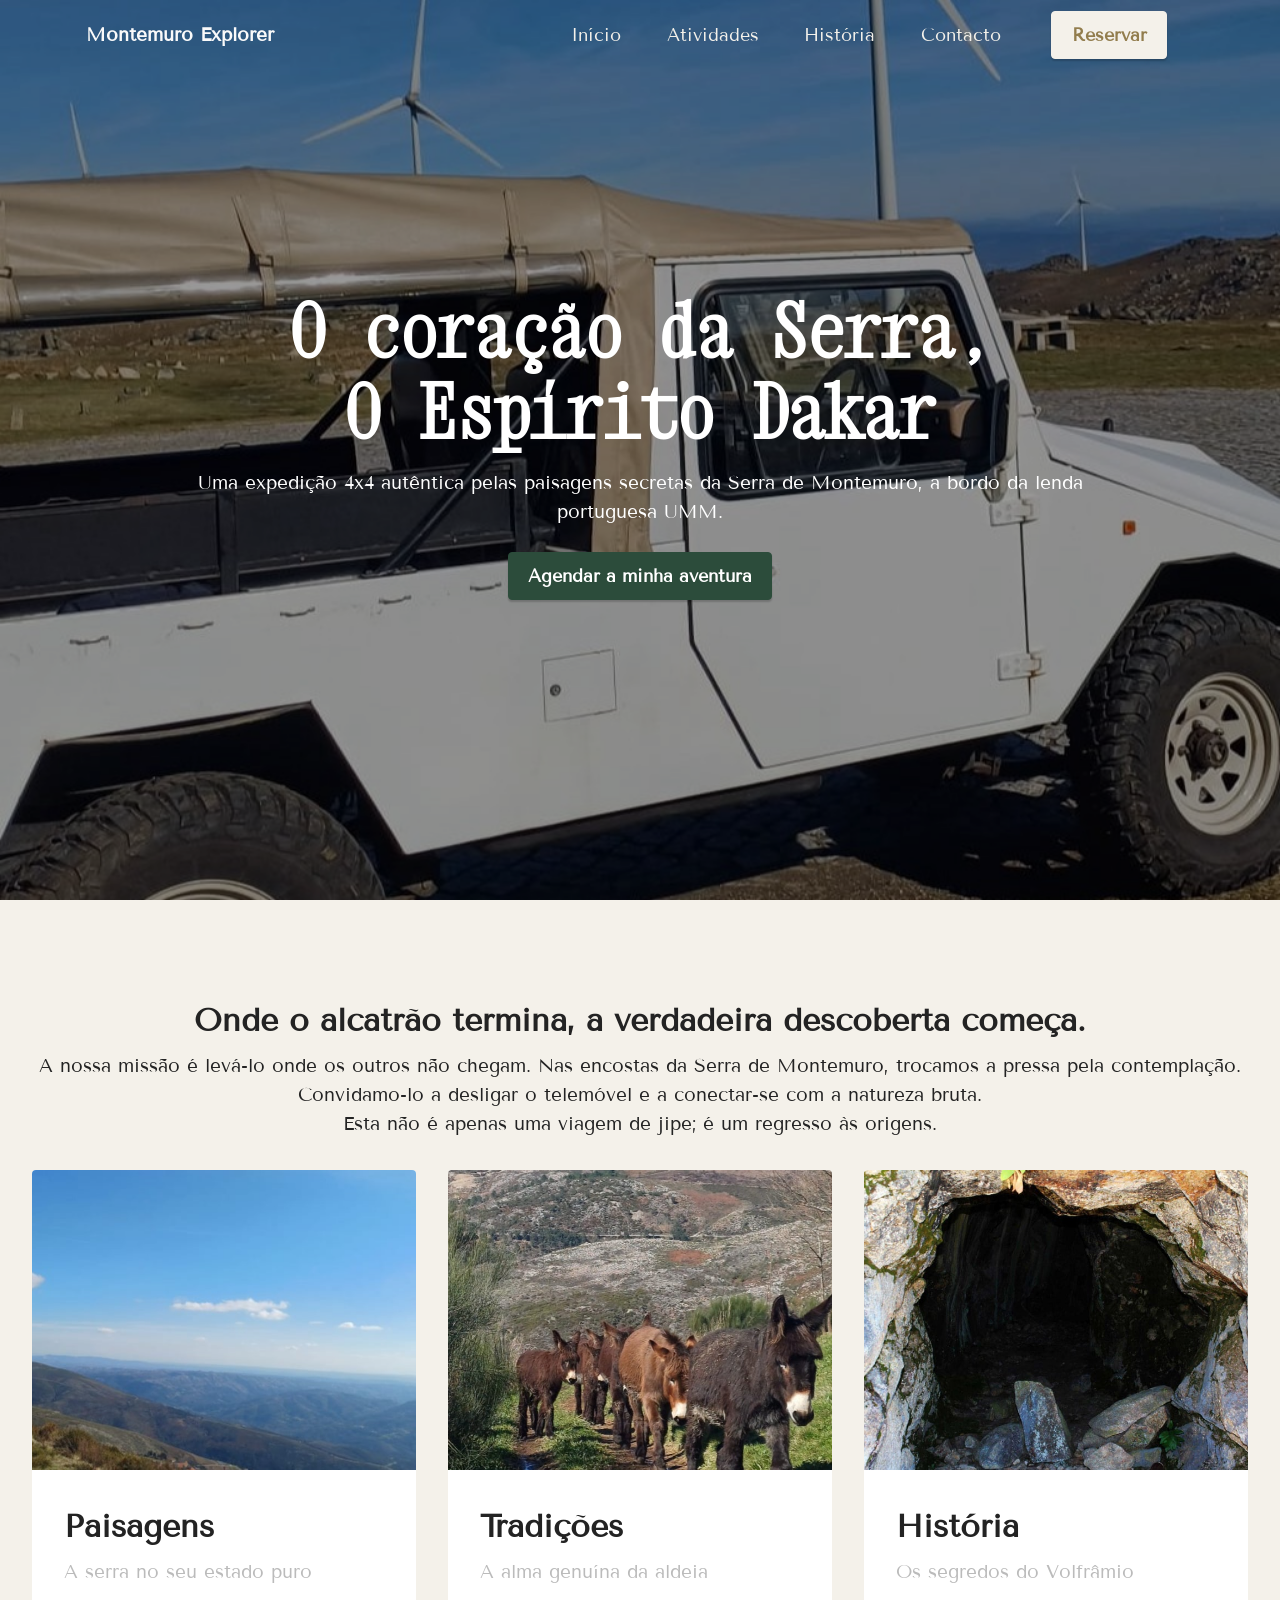
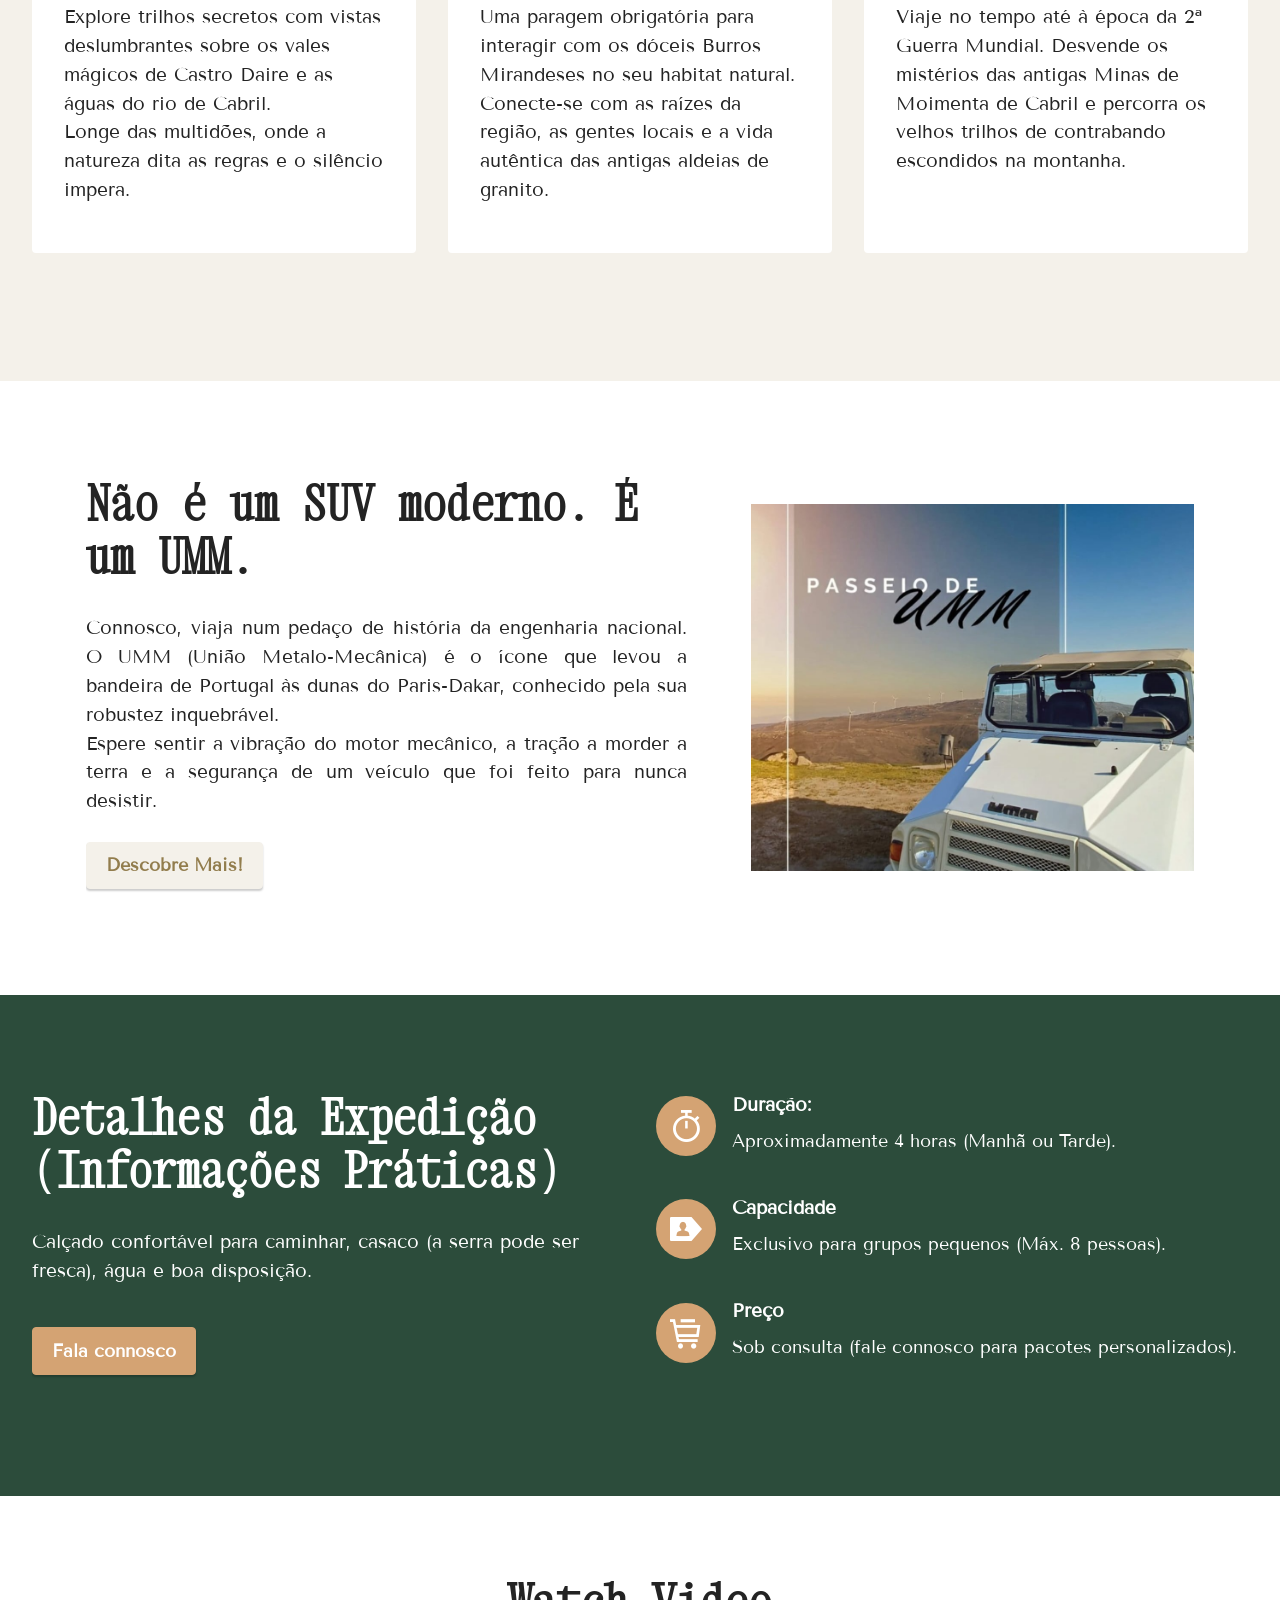
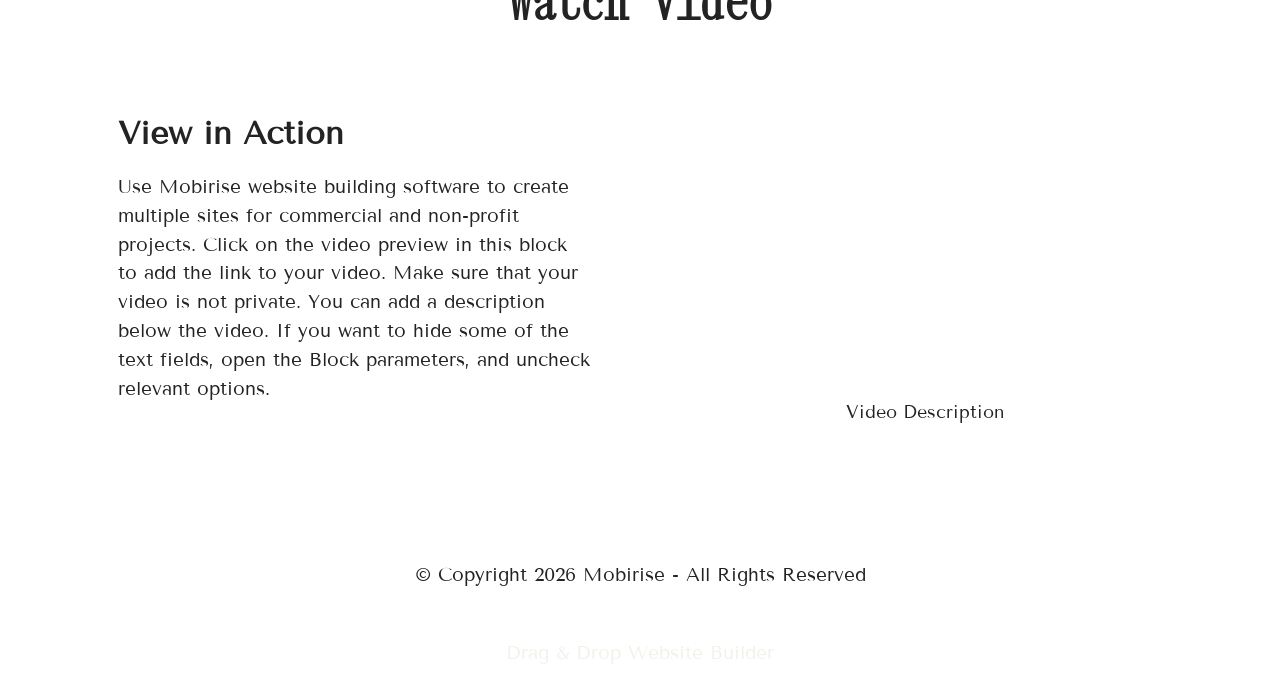
<file: index.html>
<!DOCTYPE html>
<html  >
<head>
  <!-- Site made with Mobirise Website Builder v6.1.12, https://mobirise.com -->
  <meta charset="UTF-8">
  <meta http-equiv="X-UA-Compatible" content="IE=edge">
  <meta name="generator" content="Mobirise v6.1.12, mobirise.com">
  <meta name="viewport" content="width=device-width, initial-scale=1, minimum-scale=1">
  <link rel="shortcut icon" href="assets/images/design20sem20nome201-96x96.png" type="image/x-icon">
  <meta name="description" content="">
  
  
  <title>Início</title>
  <link rel="stylesheet" href="assets/web/assets/mobirise-icons2/mobirise2.css">
  <link rel="stylesheet" href="assets/bootstrap/css/bootstrap.min.css">
  <link rel="stylesheet" href="assets/parallax/jarallax.css">
  <link rel="stylesheet" href="assets/dropdown/css/style.css">
  <link rel="stylesheet" href="assets/socicon/css/styles.css">
  <link rel="stylesheet" href="assets/theme/css/style.css">
  <link rel="preload" href="https://fonts.googleapis.com/css?family=Xanh+Mono:400,400i&display=swap" as="style" onload="this.onload=null;this.rel='stylesheet'">
  <noscript><link rel="stylesheet" href="https://fonts.googleapis.com/css?family=Xanh+Mono:400,400i&display=swap"></noscript>
  <link rel="preload" href="https://fonts.googleapis.com/css?family=Tenor+Sans:400&display=swap" as="style" onload="this.onload=null;this.rel='stylesheet'">
  <noscript><link rel="stylesheet" href="https://fonts.googleapis.com/css?family=Tenor+Sans:400&display=swap"></noscript>
  <link rel="preload" as="style" href="assets/mobirise/css/mbr-additional.css?v=0TfRtF"><link rel="stylesheet" href="assets/mobirise/css/mbr-additional.css?v=0TfRtF" type="text/css">

  
  
  
</head>
<body>
  
  <section data-bs-version="5.1" class="menu menu2 cid-sFHpMqcXGj" once="menu" id="menu2-2">
    
    <nav class="navbar navbar-dropdown navbar-expand-lg">
        <div class="container">
            <div class="navbar-brand">
                
                <span class="navbar-caption-wrap"><a class="navbar-caption text-white display-7" href="https://mobiri.se">Montemuro Explorer</a></span>
            </div>
            <button class="navbar-toggler" type="button" data-toggle="collapse" data-bs-toggle="collapse" data-target="#navbarSupportedContent" data-bs-target="#navbarSupportedContent" aria-controls="navbarNavAltMarkup" aria-expanded="false" aria-label="Toggle navigation">
                <div class="hamburger">
                    <span></span>
                    <span></span>
                    <span></span>
                    <span></span>
                </div>
            </button>
            <div class="collapse navbar-collapse" id="navbarSupportedContent">
                <ul class="navbar-nav nav-dropdown" data-app-modern-menu="true"><li class="nav-item"><a class="nav-link link text-primary display-4" href="Inicio.html">Início</a></li>
                    <li class="nav-item"><a class="nav-link link text-primary display-4" href="Atividades.html">Atividades</a></li>
                    <li class="nav-item"><a class="nav-link link text-primary display-4" href="Historia.html">História</a>
                    </li><li class="nav-item"><a class="nav-link link text-primary display-4" href="Contactos.html">Contacto</a></li></ul>
                
                <div class="navbar-buttons mbr-section-btn"><a class="btn btn-primary display-4" href="https://wa.me/351966424988">Reservar</a></div>
            </div>
        </div>
    </nav>
</section>

<section data-bs-version="5.1" class="header9 cid-sFHoAfPmXB mbr-fullscreen mbr-parallax-background" id="header9-1">

    

    <div class="mbr-overlay" style="opacity: 0.4; background-color: rgb(0, 0, 0);"></div>

    <div class="text-center container-fluid">
        <div class="row justify-content-center">
            <div class="col-md-12 col-lg-9">
                <h1 class="mbr-section-title mbr-fonts-style mb-3 display-1"><strong>O coração da Serra, </strong><br><strong>O Espírito Dakar</strong></h1>
                <p class="mbr-text mbr-fonts-style display-7">
                    Uma expedição 4x4 autêntica pelas paisagens secretas da Serra de Montemuro, a bordo da lenda portuguesa UMM.</p>
                <div class="mbr-section-btn mt-3"><a class="btn btn-secondary display-4" href="https://wa.me/351966424988">Agendar a minha aventura</a></div>
            </div>
        </div>
    </div>
</section>

<section data-bs-version="5.1" class="features4 cid-vc8YuiLGCk" id="features4-0">
    
    
    <div class="container-fluid">
        <div class="mbr-section-head">
            <h4 class="mbr-section-title mbr-fonts-style align-center mb-0 display-5"><strong>Onde o alcatrão termina, a verdadeira descoberta começa.</strong></h4>
            <h5 class="mbr-section-subtitle mbr-fonts-style align-center mb-0 mt-2 display-7">A nossa missão é levá-lo onde os outros não chegam. Nas encostas da Serra de Montemuro, trocamos a pressa pela contemplação. Convidamo-lo a desligar o telemóvel e a conectar-se com a natureza bruta.<br>Esta não é apenas uma viagem de jipe; é um regresso às origens.</h5>
        </div>
        <div class="row mt-4">
            <div class="item features-image col-12 col-md-6 col-lg-4">
                <div class="item-wrapper">
                    <div class="item-img">
                        <img src="assets/images/paisagem201-883x497.jpeg" alt="Mobirise Website Builder" title="">
                    </div>
                    <div class="item-content">
                        <h5 class="item-title mbr-fonts-style display-5"><strong>Paisagens</strong></h5>
                        <h6 class="item-subtitle mbr-fonts-style mt-1 display-7">A serra no seu estado puro</h6>
                        <p class="mbr-text mbr-fonts-style mt-3 display-7">Explore trilhos secretos com vistas deslumbrantes sobre os vales mágicos de Castro Daire e as águas do rio de Cabril. 
<br>Longe das multidões, onde a natureza dita as regras e o silêncio impera.</p>
                    </div>
                    
                </div>
            </div>
            <div class="item features-image col-12 col-md-6 col-lg-4">
                <div class="item-wrapper">
                    <div class="item-img">
                        <img src="assets/images/burros20grupo-883x1570.jpeg" alt="Mobirise Website Builder" title="">
                    </div>
                    <div class="item-content">
                        <h5 class="item-title mbr-fonts-style display-5"><strong>Tradições</strong></h5>
                        <h6 class="item-subtitle mbr-fonts-style mt-1 display-7">A alma genuína da aldeia</h6>
                        <p class="mbr-text mbr-fonts-style mt-3 display-7">Uma paragem obrigatória para interagir com os dóceis Burros Mirandeses no seu habitat natural. Conecte-se com as raízes da região, as gentes locais e a vida autêntica das antigas aldeias de granito.</p>
                    </div>
                    
                </div>
            </div>
            <div class="item features-image col-12 col-md-6 col-lg-4">
                <div class="item-wrapper">
                    <div class="item-img">
                        <img src="assets/images/minas-bg-815x543.jpg" alt="Mobirise Website Builder" title="">
                    </div>
                    <div class="item-content">
                        <h5 class="item-title mbr-fonts-style display-5"><strong>História</strong></h5>
                        <h6 class="item-subtitle mbr-fonts-style mt-1 display-7">Os segredos do Volfrâmio</h6>
                        <p class="mbr-text mbr-fonts-style mt-3 display-7">Viaje no tempo até à época da 2ª Guerra Mundial. Desvende os mistérios das antigas Minas de Moimenta de Cabril e percorra os velhos trilhos de contrabando escondidos na montanha.<br></p>
                    </div>
                    
                </div>
            </div>

        </div>
    </div>
</section>

<section data-bs-version="5.1" class="features18 cid-sFHvmoQ5Jg" id="features19-e">

    

    
    <div class="container">
        <div class="row justify-content-center">
            <div class="card col-12 col-lg">
                <div class="card-wrapper">
                    <h6 class="card-title mbr-fonts-style mb-4 display-2"><strong>Não é um SUV moderno. É um UMM.</strong></h6>
                    <p class="mbr-text mbr-fonts-style display-7">Connosco, viaja num pedaço de história da engenharia nacional. O UMM (União Metalo-Mecânica) é o ícone que levou a bandeira de Portugal às dunas do Paris-Dakar, conhecido pela sua robustez inquebrável.<br>Espere sentir a vibração do motor mecânico, a tração a morder a terra e a segurança de um veículo que foi feito para nunca desistir.<br></p>
                    <div class="mbr-section-btn"><a class="btn btn-primary display-4" href="História.html">Descobre Mais!</a></div>
                </div>
            </div>
            <div class="col-12 col-lg-5">
                <div class="image-wrapper">
                    <img src="assets/images/whatsapp20image202026-03-0320at2021.29.22-1036x1036.jpeg" alt="Mobirise Website Builder">
                </div>
            </div>
        </div>
    </div>
</section>

<section data-bs-version="5.1" class="features13 cid-vc9brk451a" id="features13-2">

    

    
    
    <div class="container-fluid">
        <div class="row justify-content-center">
            <div class="col-12 col-lg-6">
                <div class="card-wrapper">
                    <div class="card-box align-left">
                        <h4 class="card-title mbr-fonts-style mb-4 display-2"><strong>Detalhes da Expedição (Informações Práticas)</strong></h4>
                        <p class="mbr-text mbr-fonts-style mb-4 display-7">
                            Calçado confortável para caminhar, casaco (a serra pode ser fresca), água e boa disposição.</p>
                        <div class="mbr-section-btn"><a class="btn btn-info display-4" href="https://wa.me/351966424988">Fala connosco</a></div>
                    </div>
                </div>
            </div>
            <div class="col-12 col-lg-6">
                <div class="item features-without-image active">
                    <div class="item-wrapper mbr-flex">
                        <div class="icon-box">
                            <span class="mbr-iconfont mobi-mbri-timer mobi-mbri"></span>
                        </div>
                        <div class="text-box">
                            <h4 class="icon-title mbr-black mbr-fonts-style display-7"><strong>Duração:&nbsp;</strong></h4>
                            <h5 class="icon-text mbr-black mbr-fonts-style display-4">Aproximadamente 4 horas (Manhã ou Tarde).</h5>
                        </div>
                    </div>
                </div>
                
                <div class="item features-without-image">
                    <div class="item-wrapper mbr-flex">
                        <div class="icon-box">
                            <span class="mbr-iconfont socicon-persona socicon"></span>
                        </div>
                        <div class="text-box">
                            <h4 class="icon-title mbr-black mbr-fonts-style display-7"><strong>Capacidade&nbsp;</strong></h4>
                            <h5 class="icon-text mbr-black mbr-fonts-style display-4">Exclusivo para grupos pequenos (Máx. 8 pessoas).</h5>
                        </div>
                    </div>
                </div><div class="item features-without-image">
                    <div class="item-wrapper mbr-flex">
                        <div class="icon-box">
                            <span class="mbr-iconfont mobi-mbri-cart-full mobi-mbri"></span>
                        </div>
                        <div class="text-box">
                            <h4 class="icon-title mbr-black mbr-fonts-style display-7">
                                <strong>Preço</strong>
                            </h4>
                            <h5 class="icon-text mbr-black mbr-fonts-style display-4">Sob consulta (fale connosco para pacotes personalizados).</h5>
                        </div>
                    </div>
                </div>
            </div>
        </div>
    </div>
</section>

<section data-bs-version="5.1" class="video5 cid-vcQ0Ubv8n7" id="video5-b">
    

    
    
    <div class="container">
        <div class="title-wrapper mb-5">
            <h4 class="mbr-section-title mbr-fonts-style mb-0 display-2">
                <strong>Watch Video</strong>
            </h4>
        </div>
        <div class="row align-items-center">
            <div class="col-12 col-lg-6 video-block">
                <div class="video-wrapper"><iframe class="mbr-embedded-video" src="https://www.youtube.com/embed/-BSQlJxCDcI?rel=0&amp;amp;mute=1&amp;showinfo=0&amp;autoplay=1&amp;loop=1&amp;playlist=-BSQlJxCDcI" width="1280" height="720" frameborder="0" allowfullscreen></iframe></div>
                <p class="mbr-description pt-2 mbr-fonts-style display-4">
                    Video Description</p>
            </div>
            <div class="col-12 col-lg">
                <div class="text-wrapper">
                    <h3 class="mbr-section-subtitle mbr-fonts-style mb-3 display-5">
                        <strong>View in Action</strong></h3>
                    <p class="mbr-text mbr-fonts-style display-7">
                        Use Mobirise website building software to create multiple sites for commercial and non-profit projects. Click on the video preview in this block to add the link to your video. Make sure that your video is not private. You can add a description below the video. If you want to hide some of the text fields, open the Block parameters, and uncheck relevant options.</p>
                </div>
            </div>
        </div>
    </div>
</section>

<section data-bs-version="5.1" class="footer7 cid-sFHu2wLoQp" once="footers" id="footer7-9">

    

    

    <div class="container">
        <div class="row align-center mbr-white">
            <div class="col-12">
                <p class="mbr-text mb-0 mbr-fonts-style display-7">
                    © Copyright 2026 Mobirise - All Rights Reserved
                </p>
            </div>
        </div>
    </div>
</section><section class="display-7" style="padding: 0;align-items: center;justify-content: center;flex-wrap: wrap;    align-content: center;display: flex;position: relative;height: 4rem;"><a href="https://mobiri.se/" style="flex: 1 1;height: 4rem;position: absolute;width: 100%;z-index: 1;"><img alt="" style="height: 4rem;" src="[data-uri]"></a><p style="margin: 0;text-align: center;" class="display-7">&#8204;</p><a style="z-index:1" href="https://mobirise.com/drag-drop-website-builder.html">Drag & Drop Website Builder</a></section><script src="assets/bootstrap/js/bootstrap.bundle.min.js"></script>  <script src="assets/parallax/jarallax.js"></script>  <script src="assets/smoothscroll/smooth-scroll.js"></script>  <script src="assets/ytplayer/index.js"></script>  <script src="assets/dropdown/js/navbar-dropdown.js"></script>  <script src="assets/playervimeo/vimeo_player.js"></script>  <script src="assets/theme/js/script.js"></script>  
  
  
</body>
</html>
</file>
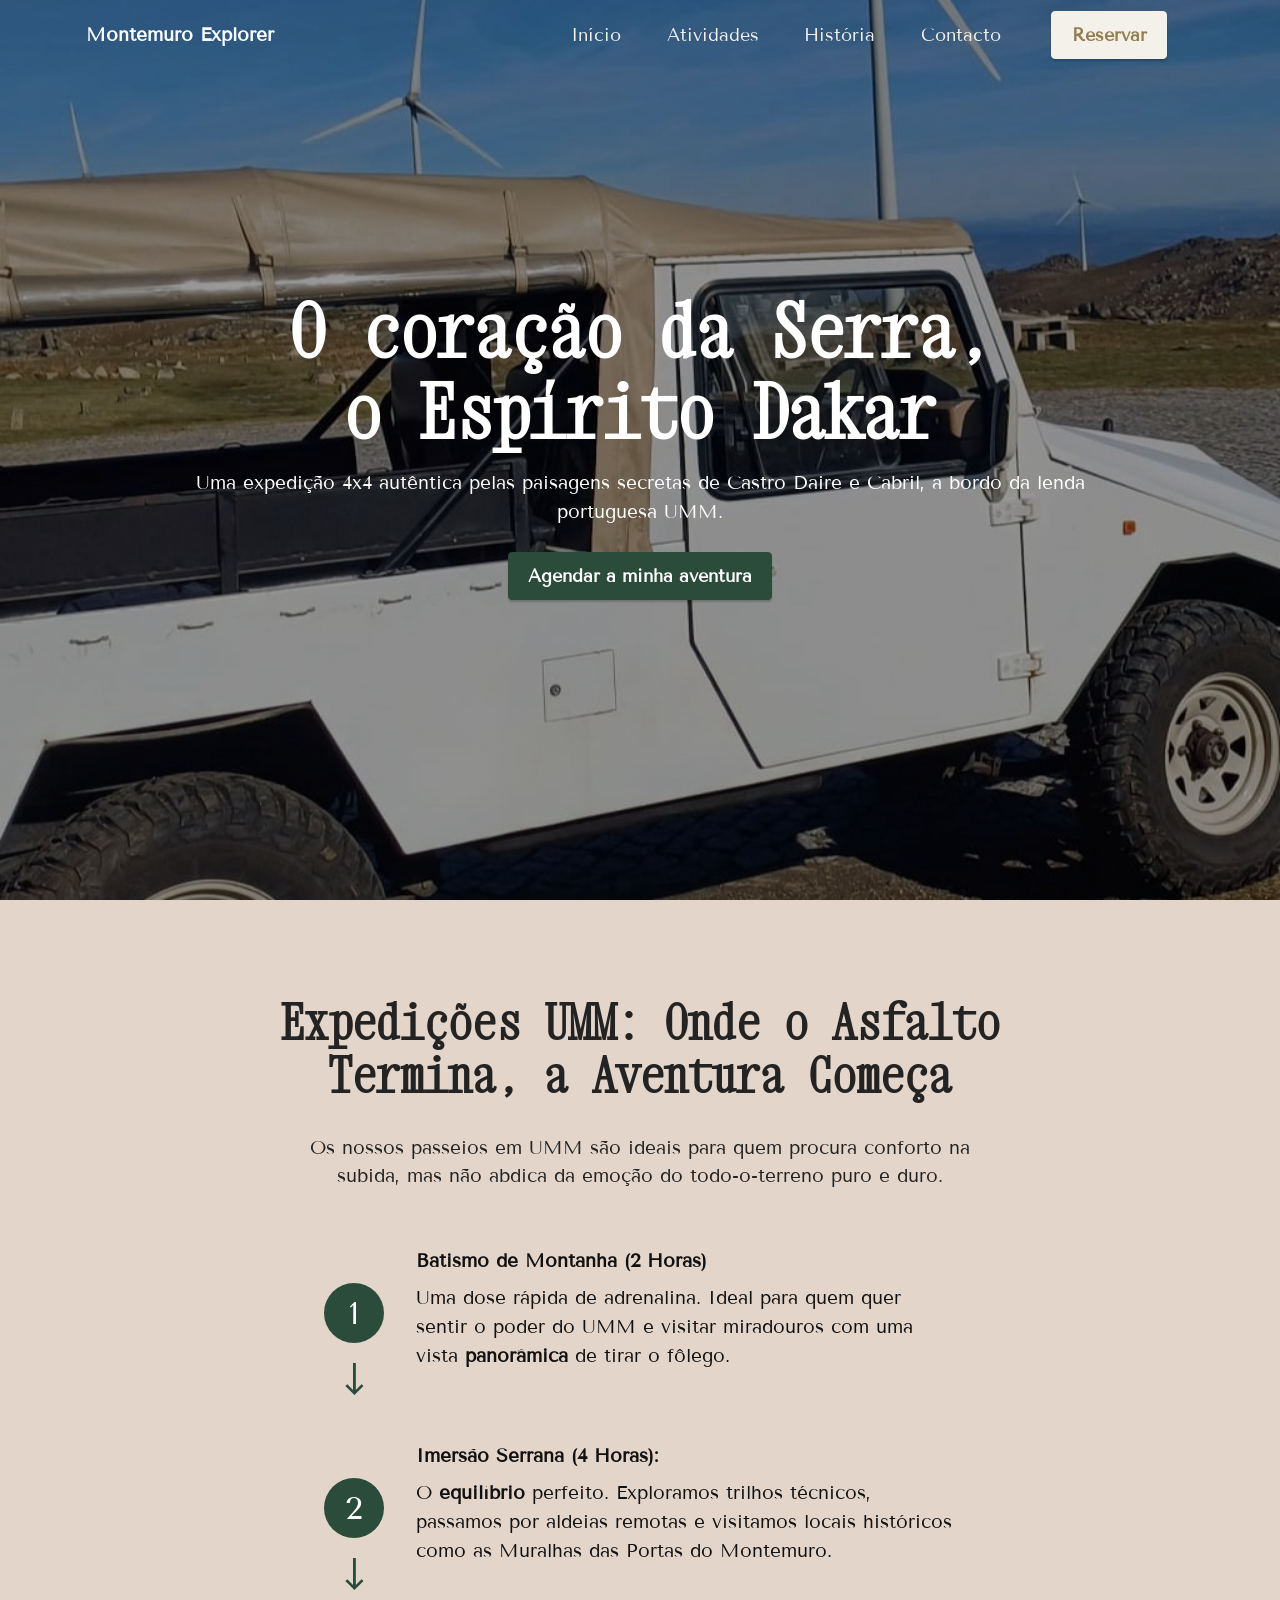
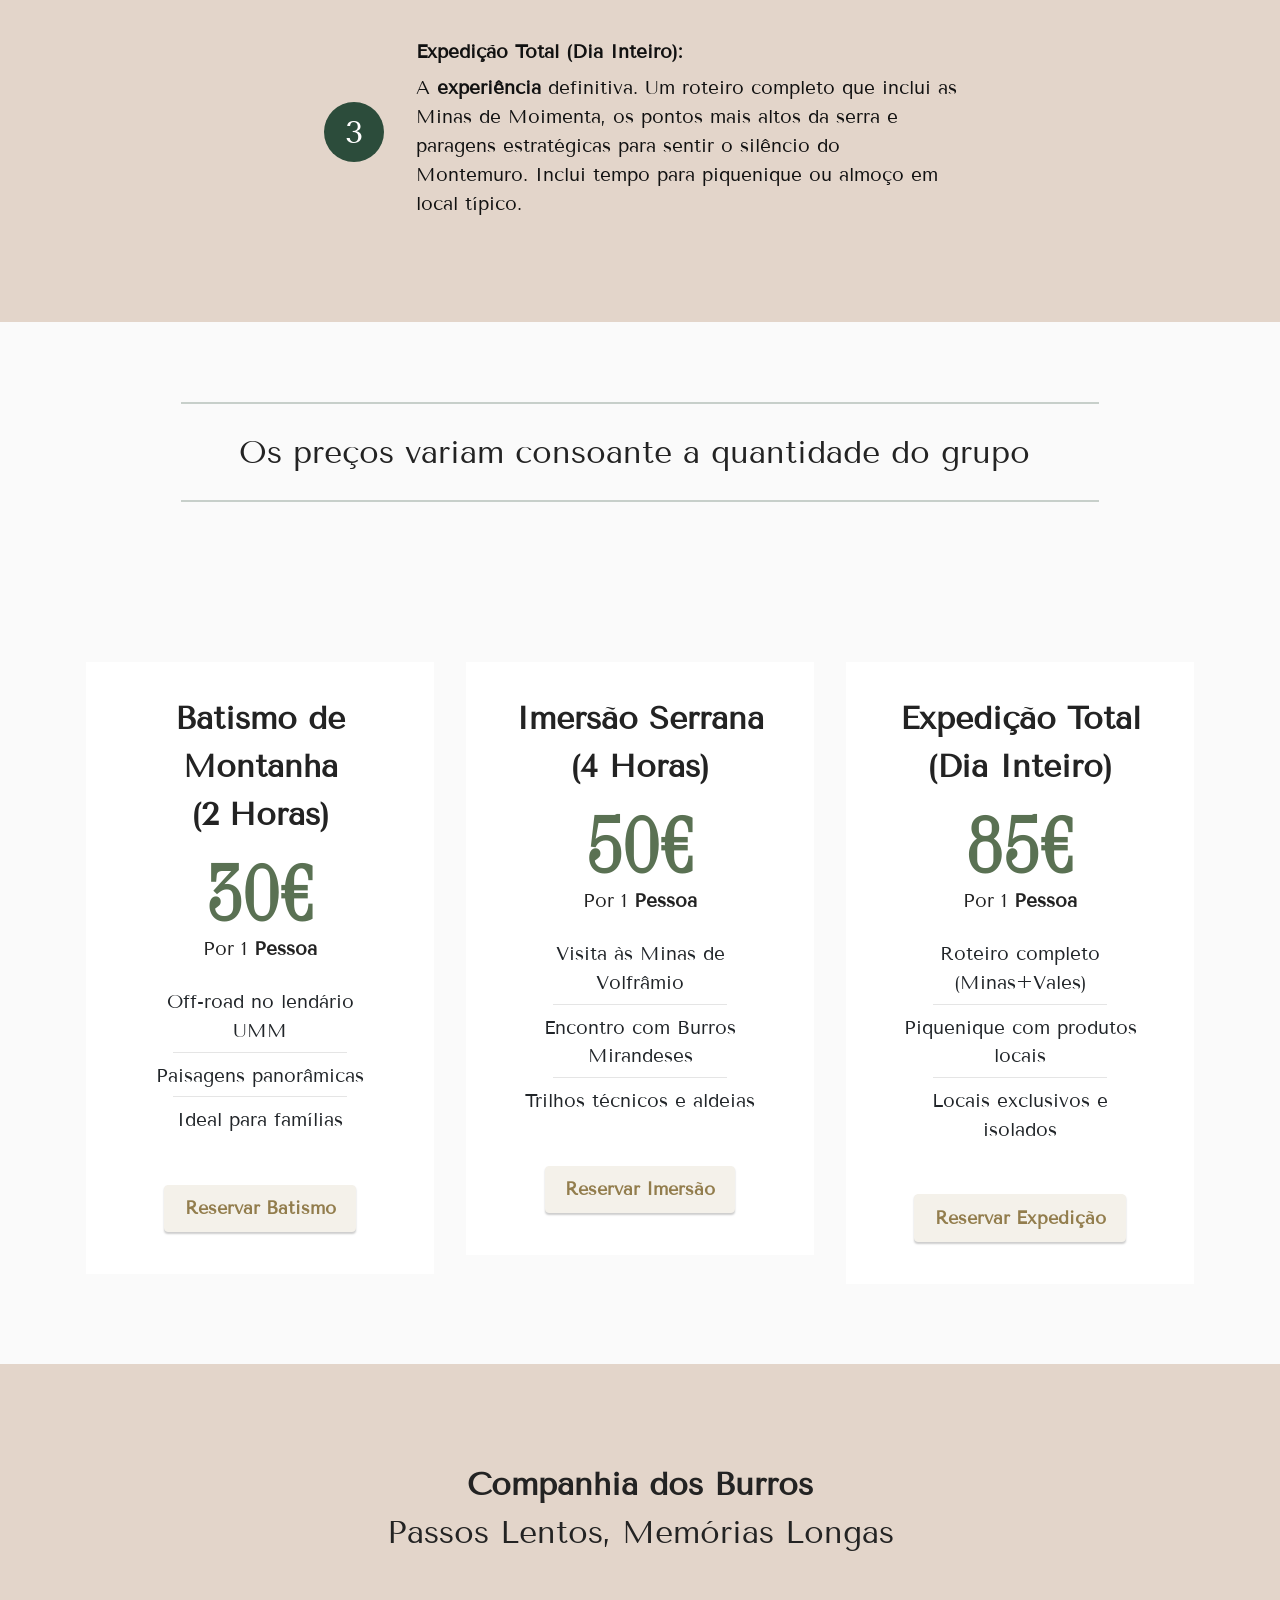
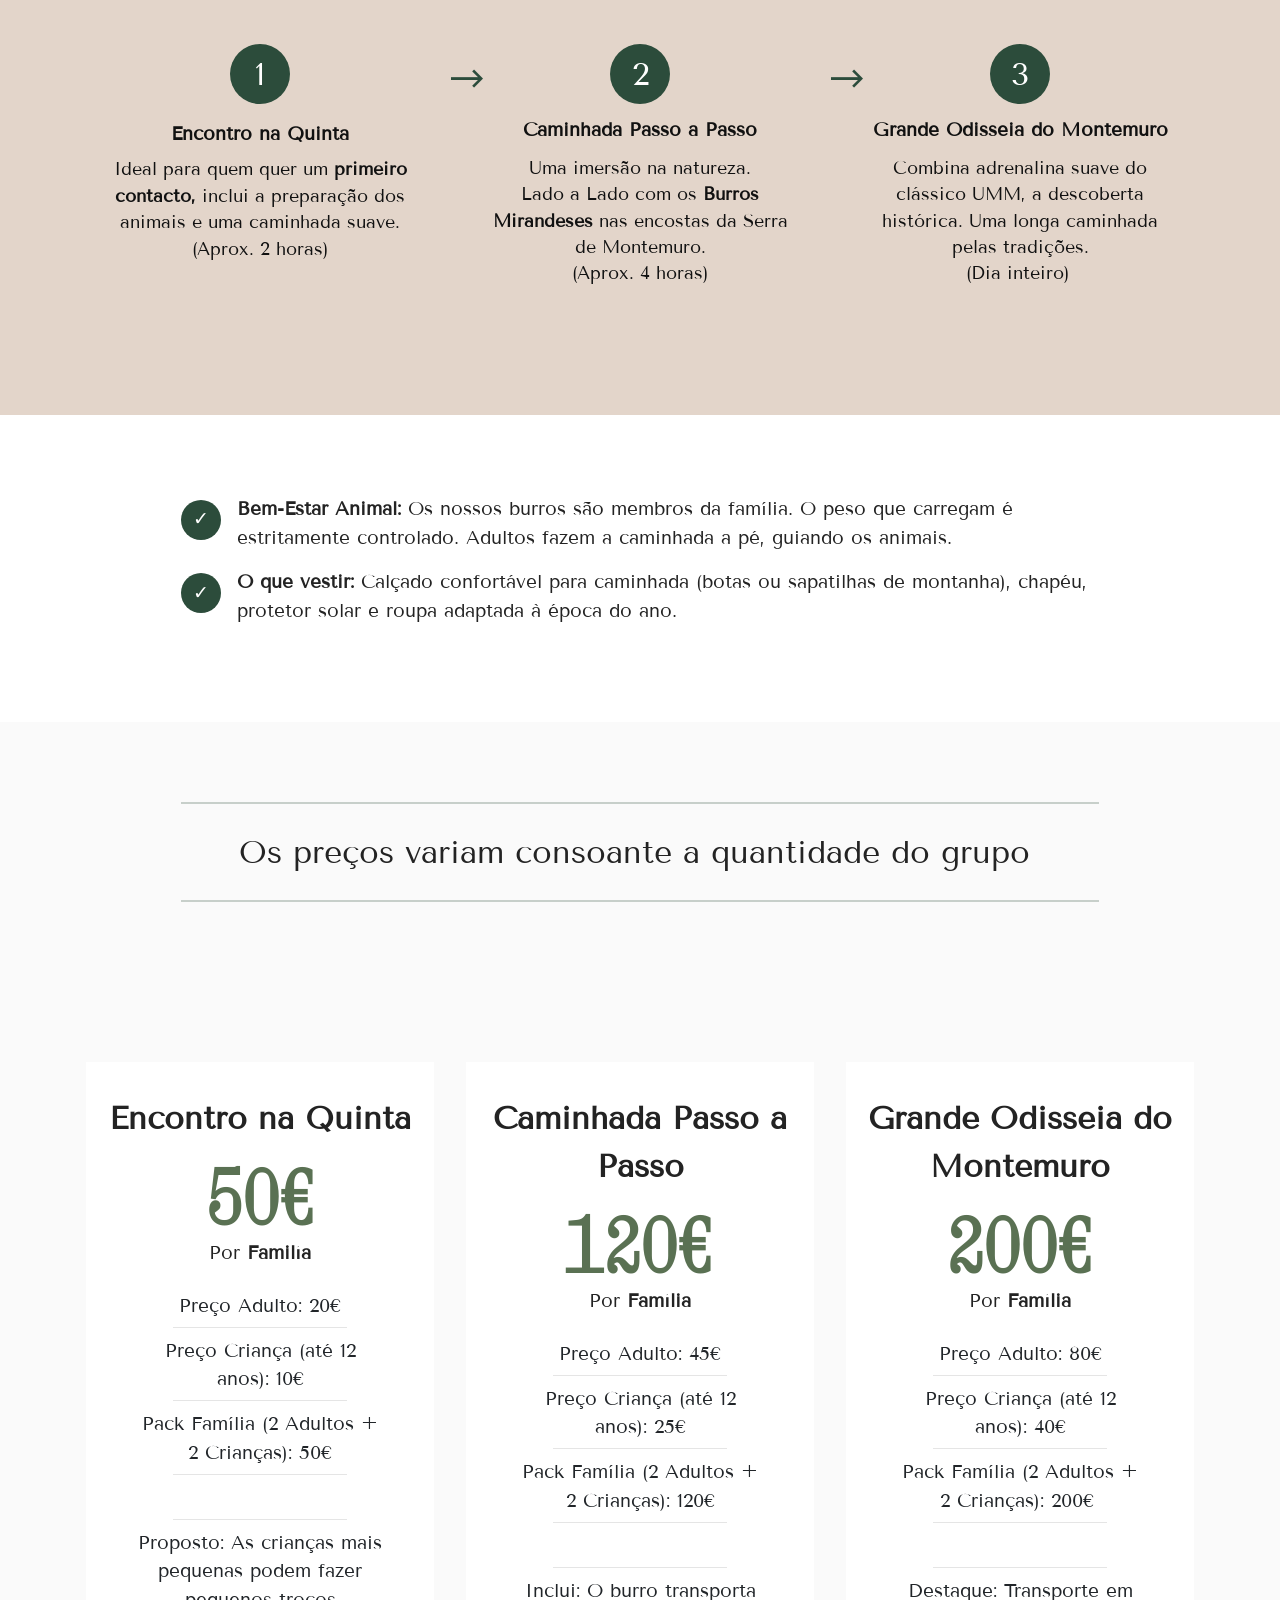
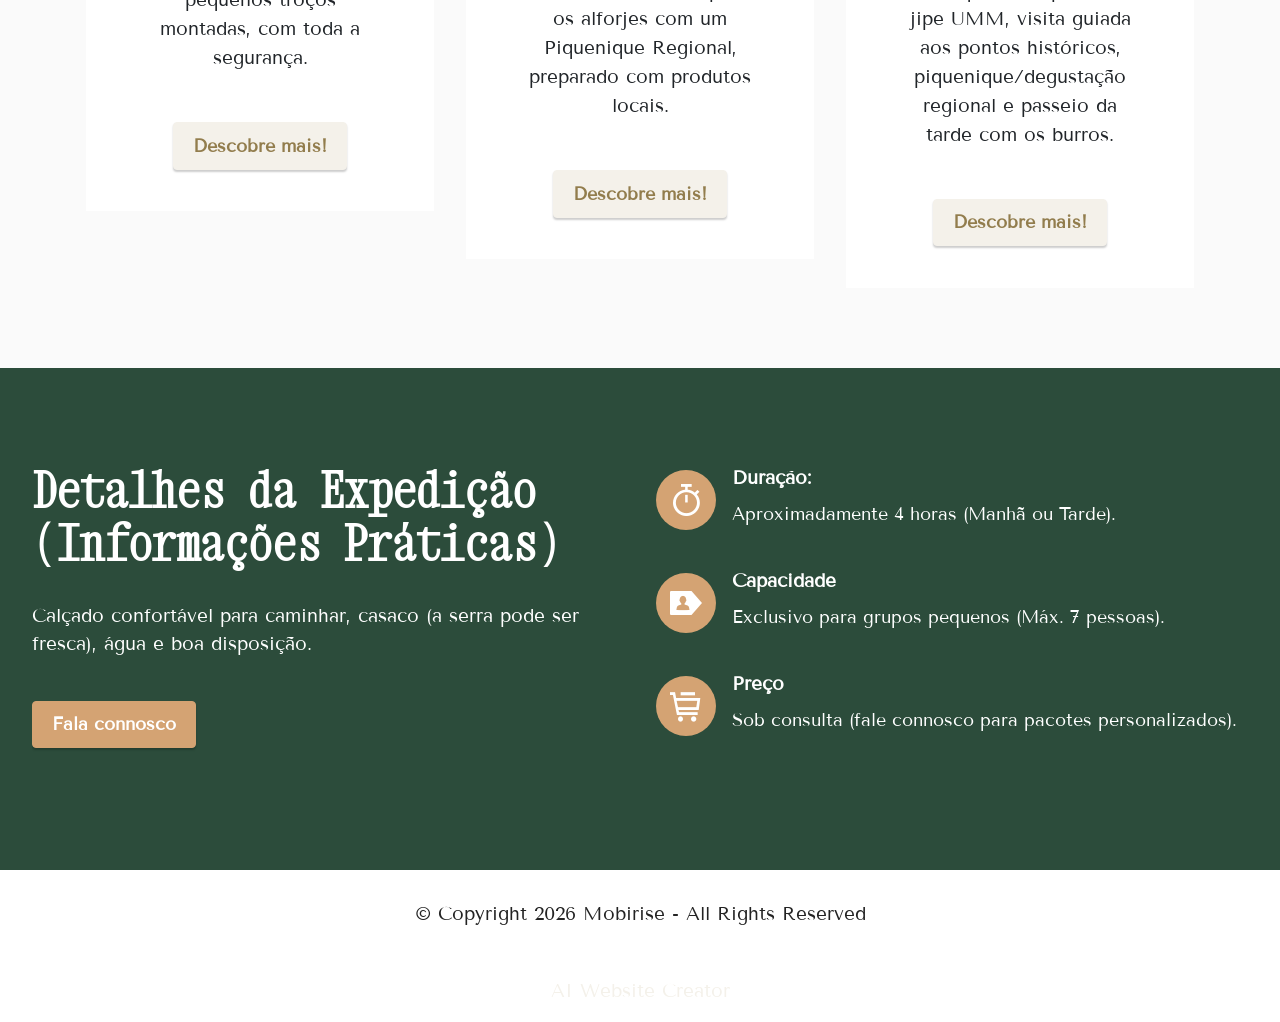
<file: Atividades.html>
<!DOCTYPE html>
<html  >
<head>
  <!-- Site made with Mobirise Website Builder v6.1.12, https://mobirise.com -->
  <meta charset="UTF-8">
  <meta http-equiv="X-UA-Compatible" content="IE=edge">
  <meta name="generator" content="Mobirise v6.1.12, mobirise.com">
  <meta name="viewport" content="width=device-width, initial-scale=1, minimum-scale=1">
  <link rel="shortcut icon" href="assets/images/design20sem20nome201-96x96.png" type="image/x-icon">
  <meta name="description" content="">
  
  
  <title>Atividades</title>
  <link rel="stylesheet" href="assets/web/assets/mobirise-icons2/mobirise2.css">
  <link rel="stylesheet" href="assets/bootstrap/css/bootstrap.min.css">
  <link rel="stylesheet" href="assets/parallax/jarallax.css">
  <link rel="stylesheet" href="assets/dropdown/css/style.css">
  <link rel="stylesheet" href="assets/socicon/css/styles.css">
  <link rel="stylesheet" href="assets/theme/css/style.css">
  <link rel="preload" href="https://fonts.googleapis.com/css?family=Xanh+Mono:400,400i&display=swap" as="style" onload="this.onload=null;this.rel='stylesheet'">
  <noscript><link rel="stylesheet" href="https://fonts.googleapis.com/css?family=Xanh+Mono:400,400i&display=swap"></noscript>
  <link rel="preload" href="https://fonts.googleapis.com/css?family=Tenor+Sans:400&display=swap" as="style" onload="this.onload=null;this.rel='stylesheet'">
  <noscript><link rel="stylesheet" href="https://fonts.googleapis.com/css?family=Tenor+Sans:400&display=swap"></noscript>
  <link rel="preload" as="style" href="assets/mobirise/css/mbr-additional.css?v=ytTiUA"><link rel="stylesheet" href="assets/mobirise/css/mbr-additional.css?v=ytTiUA" type="text/css">

  
  
  
</head>
<body>
  
  <section data-bs-version="5.1" class="menu menu2 cid-vcQi6rrc1T" once="menu" id="menu2-c">
    
    <nav class="navbar navbar-dropdown navbar-expand-lg">
        <div class="container">
            <div class="navbar-brand">
                
                <span class="navbar-caption-wrap"><a class="navbar-caption text-white display-7" href="https://mobiri.se">Montemuro Explorer</a></span>
            </div>
            <button class="navbar-toggler" type="button" data-toggle="collapse" data-bs-toggle="collapse" data-target="#navbarSupportedContent" data-bs-target="#navbarSupportedContent" aria-controls="navbarNavAltMarkup" aria-expanded="false" aria-label="Toggle navigation">
                <div class="hamburger">
                    <span></span>
                    <span></span>
                    <span></span>
                    <span></span>
                </div>
            </button>
            <div class="collapse navbar-collapse" id="navbarSupportedContent">
                <ul class="navbar-nav nav-dropdown" data-app-modern-menu="true"><li class="nav-item"><a class="nav-link link text-primary display-4" href="Inicio.html">Início</a></li>
                    <li class="nav-item"><a class="nav-link link text-primary display-4" href="Atividades.html">Atividades</a></li>
                    <li class="nav-item"><a class="nav-link link text-primary display-4" href="Historia.html">História</a>
                    </li><li class="nav-item"><a class="nav-link link text-primary display-4" href="Contactos.html">Contacto</a></li></ul>
                
                <div class="navbar-buttons mbr-section-btn"><a class="btn btn-primary display-4" href="https://wa.me/351966424988">Reservar</a></div>
            </div>
        </div>
    </nav>
</section>

<section data-bs-version="5.1" class="header9 cid-vcQi6rNlke mbr-fullscreen mbr-parallax-background" id="header9-d">

    

    <div class="mbr-overlay" style="opacity: 0.4; background-color: rgb(0, 0, 0);"></div>

    <div class="text-center container-fluid">
        <div class="row justify-content-center">
            <div class="col-md-12 col-lg-9">
                <h1 class="mbr-section-title mbr-fonts-style mb-3 display-1"><strong>O coração da Serra, </strong><br><strong>o Espírito Dakar</strong></h1>
                <p class="mbr-text mbr-fonts-style display-7">
                    Uma expedição 4x4 autêntica pelas paisagens secretas de Castro Daire e Cabril, a bordo da lenda portuguesa UMM.</p>
                <div class="mbr-section-btn mt-3"><a class="btn btn-secondary display-4" href="https://wa.me/351966424988">Agendar a minha aventura</a></div>
            </div>
        </div>
    </div>
</section>

<section data-bs-version="5.1" class="features20 cid-vcQrCHiAGo" id="features20-10">

    

    
    
    <div class="container">
        <div class="row justify-content-center">
            <div class="col-md-12 col-lg-8">
                <div class="card-wrapper pb-4">
                    <div class="card-box align-center">
                        <h4 class="card-title mbr-fonts-style mb-4 display-2"><strong>Expedições UMM: Onde o Asfalto Termina, a Aventura Começa</strong></h4>
                        <p class="mbr-text mbr-fonts-style mb-4 display-7">
                            Os nossos passeios em UMM são ideais para quem procura conforto na subida, mas não abdica da emoção do todo-o-terreno puro e duro.</p>
                        
                    </div>
                </div>
            </div>
            <div class="col-12 col-md-7">
                <div class="item mbr-flex">
                    <div class="icon-box">
                        <span class="step-number mbr-fonts-style display-5">1</span>
                    </div>
                    <div class="text-box">
                        <h4 class="icon-title card-title mbr-black mbr-fonts-style display-7"><strong>Batismo de Montanha (2 Horas)</strong></h4>
                        <h5 class="icon-text mbr-black mbr-fonts-style display-7">Uma dose rápida de adrenalina. Ideal para quem quer sentir o poder do UMM e visitar miradouros com uma vista <strong>panorâmica </strong>de tirar o fôlego.</h5>
                    </div>
                </div>
                <div class="item mbr-flex">
                    <div class="icon-box">
                        <span class="step-number mbr-fonts-style display-5">2</span>
                    </div>
                    <div class="text-box">
                        <h4 class="icon-title card-title mbr-black mbr-fonts-style display-7"><strong>Imersão Serrana (4 Horas):</strong></h4>
                        <h5 class="icon-text mbr-black mbr-fonts-style display-7">O <strong>equilíbrio </strong>perfeito. Exploramos trilhos técnicos, passamos por aldeias remotas e visitamos locais históricos como as Muralhas das Portas do Montemuro.</h5>
                    </div>
                </div>
                <div class="item mbr-flex last">
                    <div class="icon-box">
                        <span class="step-number mbr-fonts-style display-5">3</span>
                    </div>
                    <div class="text-box">
                        <h4 class="icon-title card-title mbr-black mbr-fonts-style display-7"><strong>Expedição Total (Dia Inteiro):</strong></h4>
                        <h5 class="icon-text mbr-black mbr-fonts-style display-7">A <strong>experiência </strong>definitiva. Um roteiro completo que inclui as Minas de Moimenta, os pontos mais altos da serra e paragens estratégicas para sentir o silêncio do Montemuro. Inclui tempo para piquenique ou almoço em local típico.</h5>
                    </div>
                </div>
                
                
                
                
                
                
                
            </div>
        </div>
    </div>
</section>

<section data-bs-version="5.1" class="content6 cid-vcQuMvfE8l" id="content6-12">
    
    <div class="container">
        <div class="row justify-content-center">
            <div class="col-md-12 col-lg-10">
                <hr class="line">
                <p class="mbr-text align-center mbr-fonts-style my-4 display-5">Os preços variam consoante a quantidade do grupo&nbsp;<em><br></em></p>
                <hr class="line">
            </div>
        </div>
    </div>
</section>

<section data-bs-version="5.1" class="pricing2 cid-vcQtbp3xJG" id="pricing2-11">
    

    
    
    <div class="container">
        <div class="row justify-content-center">
            <div class="col-12 col-md-6 align-center col-lg-4">
                <div class="plan">
                    <div class="plan-header">
                        <h6 class="plan-title mbr-fonts-style mb-3 display-5"><strong>Batismo de Montanha </strong><br><strong>(2 Horas)</strong></h6>
                        <div class="plan-price">
                            <p class="price mbr-fonts-style m-0 display-1"><strong>30€</strong><br></p>
                            <p class="price-term mbr-fonts-style mb-3 display-7">Por 1&nbsp;<strong>Pessoa</strong></p>
                        </div>
                    </div>
                    <div class="plan-body">
                        <div class="plan-list mb-4">
                            <ul class="list-group mbr-fonts-style list-group-flush display-7">
                                <li class="list-group-item">Off-road no lendário UMM</li><li class="list-group-item">Paisagens panorâmicas</li><li class="list-group-item">Ideal para famílias</li>
                            </ul>
                        </div>
                        <div class="mbr-section-btn text-center"><a href="Contactos.html" class="btn btn-primary display-4">Reservar Batismo</a></div>
                    </div>
                </div>
            </div>
            <div class="col-12 col-md-6 align-center col-lg-4">
                <div class="plan">
                    <div class="plan-header">
                        <h6 class="plan-title mbr-fonts-style mb-3 display-5"><strong>Imersão Serrana </strong><br><strong>(4 Horas)</strong></h6>
                        <div class="plan-price">
                            <p class="price mbr-fonts-style m-0 display-1"><strong>50€</strong><br></p>
                            <p class="price-term mbr-fonts-style mb-3 display-7">Por 1&nbsp;<strong>Pessoa</strong></p>
                        </div>
                    </div>
                    <div class="plan-body">
                        <div class="plan-list mb-4">
                            <ul class="list-group mbr-fonts-style list-group-flush display-7">
                                <li class="list-group-item">Visita às Minas de Volfrâmio</li><li class="list-group-item">Encontro com Burros Mirandeses</li><li class="list-group-item">Trilhos técnicos e aldeias</li>
                            </ul>
                        </div>
                        <div class="mbr-section-btn text-center"><a href="Contactos.html" class="btn btn-primary display-4">Reservar Imersão</a></div>
                    </div>
                </div>
            </div>
            <div class="col-12 col-md-6 align-center col-lg-4">
                <div class="plan">
                    <div class="plan-header">
                        <h6 class="plan-title mbr-fonts-style mb-3 display-5"><strong>Expedição Total </strong><br><strong>(Dia Inteiro)</strong></h6>
                        <div class="plan-price">
                            <p class="price mbr-fonts-style m-0 display-1"><strong>85€</strong><br></p>
                            <p class="price-term mbr-fonts-style mb-3 display-7">Por 1&nbsp;<strong>Pessoa</strong></p>
                        </div>
                    </div>
                    <div class="plan-body">
                        <div class="plan-list mb-4">
                            <ul class="list-group mbr-fonts-style list-group-flush display-7">
                                <li class="list-group-item">Roteiro completo (Minas+Vales)</li><li class="list-group-item">Piquenique com produtos locais</li><li class="list-group-item">Locais exclusivos e isolados</li>
                            </ul>
                        </div>
                        <div class="mbr-section-btn text-center"><a href="Contactos.html" class="btn btn-primary display-4">Reservar Expedição</a></div>
                    </div>
                </div>
            </div>
            
        </div>
    </div>
</section>

<section data-bs-version="5.1" class="features24 cid-vcQxgvC5RB" id="features24-13">

    

    
    
    <div class="container">
        <div class="row justify-content-center">
            <div class="col-12">
                <div class="card-wrapper mb-4">
                    <div class="card-box align-center">
                        <h4 class="card-title mbr-fonts-style mb-4 display-5"><strong>Companhia dos Burros</strong><br>Passos Lentos, Memórias Longas</h4>
                        
                        
                    </div>
                </div>
            </div>
            <div class="col-12 col-md-6 col-lg-4">
                <div class="item first mbr-flex p-4">
                    <div class="icon-wrap w-100">
                        <div class="icon-box">
                            <span class="step-number mbr-fonts-style display-5">1</span>
                        </div>
                    </div>

                    <div class="text-box">
                        <h4 class="icon-title card-title mbr-black mbr-fonts-style display-7">
                            <strong>Encontro na Quinta</strong></h4>
                        <h5 class="mbr-text mbr-black mbr-fonts-style display-4">Ideal para quem quer um <strong>primeiro contacto,</strong> inclui a preparação dos animais e uma caminhada suave.<br>(Aprox. 2 horas)</h5>
                    </div>
                </div>
                <!-- <span mbr-icon class="mbr-iconfont mobi-mbri-devices mobi-mbri"></span> -->
            </div>
            <div class="col-12 col-md-6 col-lg-4">
                <div class="item mbr-flex p-4">
                    <div class="icon-wrap w-100">
                        <div class="icon-box">
                            <span class="step-number mbr-fonts-style display-5">2</span>
                        </div>
                    </div>
                    <div class="text-box">
                        <h4 class="icon-title card-title mbr-black mbr-fonts-style display-7"><p>
                            <strong>Caminhada Passo a Passo</strong></p></h4>
                        <h5 class="mbr-text mbr-black mbr-fonts-style display-4">Uma imersão na natureza. <br>Lado a Lado com os <strong>Burros Mirandeses</strong> nas encostas da Serra de Montemuro.<br>(Aprox. 4 horas)</h5>
                    </div>
                </div>
            </div>
            <div class="col-12 col-md-6 col-lg-4">
                <div class="item mbr-flex p-4">
                    <div class="icon-wrap w-100">
                        <div class="icon-box">
                            <span class="step-number mbr-fonts-style display-5">3</span>
                        </div>
                    </div>
                    <div class="text-box">
                        <h4 class="icon-title card-title mbr-black mbr-fonts-style display-7"><p><strong>Grande Odisseia do Montemuro</strong></p></h4>
                        <h5 class="mbr-text mbr-black mbr-fonts-style display-4">Combina adrenalina suave do clássico UMM, a descoberta histórica. Uma longa caminhada pelas tradições.<br>(Dia inteiro)&nbsp;</h5>
                    </div>
                </div>
            </div>
            
            
            
            
            
        </div>
    </div>
</section>

<section data-bs-version="5.1" class="content8 cid-vcQzb6BkYo" id="content8-14">
    
    <div class="container">
        <div class="row justify-content-center">
            <div class="counter-container col-md-12 col-lg-10">
                
                <div class="mbr-text mbr-fonts-style display-7">
                    <ul>
                        <li><strong style="font-size: 1.2rem;">Bem-Estar Animal: </strong><span style="font-size: 1.2rem;">Os nossos burros são membros da família. O peso que carregam é estritamente controlado. Adultos fazem a caminhada a pé, guiando os animais.</span><br></li><li><strong style="font-size: 1.2rem;">O que vestir: </strong><span style="font-size: 1.2rem;">Calçado confortável para caminhada (botas ou sapatilhas de montanha), chapéu, protetor solar e roupa adaptada à época do ano.</span></li></ul>
                </div>
            </div>
        </div>
    </div>
</section>

<section data-bs-version="5.1" class="content6 cid-vcQBN0Czgk" id="content6-16">
    
    <div class="container">
        <div class="row justify-content-center">
            <div class="col-md-12 col-lg-10">
                <hr class="line">
                <p class="mbr-text align-center mbr-fonts-style my-4 display-5">Os preços variam consoante a quantidade do grupo&nbsp;<em><br></em></p>
                <hr class="line">
            </div>
        </div>
    </div>
</section>

<section data-bs-version="5.1" class="pricing2 cid-vcQzC55HQr" id="pricing2-15">
    

    
    
    <div class="container">
        <div class="row justify-content-center">
            <div class="col-12 col-md-6 align-center col-lg-4">
                <div class="plan">
                    <div class="plan-header">
                        <h6 class="plan-title mbr-fonts-style mb-3 display-5"><strong>Encontro na Quinta</strong></h6>
                        <div class="plan-price">
                            <p class="price mbr-fonts-style m-0 display-1"><strong>50€</strong><br></p>
                            <p class="price-term mbr-fonts-style mb-3 display-7">Por <strong>Familía</strong></p>
                        </div>
                    </div>
                    <div class="plan-body">
                        <div class="plan-list mb-4">
                            <ul class="list-group mbr-fonts-style list-group-flush display-7">
                                <li class="list-group-item"><span style="background-color: transparent; font-size: 1.2rem;">Preço Adulto: 20€</span></li><li class="list-group-item"><span style="background-color: transparent; font-size: 1.2rem;">Preço Criança (até 12 anos): 10€</span></li><li class="list-group-item"><span style="background-color: transparent; font-size: 1.2rem;">Pack Família (2 Adultos + 2 Crianças): 50€</span></li><li class="list-group-item"><span style="background-color: transparent; font-size: 1.2rem;"><br></span></li><li class="list-group-item"><span style="background-color: transparent; font-size: 1.2rem;">Proposto: As crianças mais pequenas podem fazer pequenos troços montadas, com toda a segurança.</span></li>
                            </ul>
                        </div>
                        <div class="mbr-section-btn text-center"><a href="Contactos.html" class="btn btn-primary display-4">Descobre mais!</a></div>
                    </div>
                </div>
            </div>
            <div class="col-12 col-md-6 align-center col-lg-4">
                <div class="plan">
                    <div class="plan-header">
                        <h6 class="plan-title mbr-fonts-style mb-3 display-5"><strong>Caminhada Passo a Passo</strong></h6>
                        <div class="plan-price">
                            <p class="price mbr-fonts-style m-0 display-1"><strong>120€</strong><br></p>
                            <p class="price-term mbr-fonts-style mb-3 display-7">Por <strong>Família</strong></p>
                        </div>
                    </div>
                    <div class="plan-body">
                        <div class="plan-list mb-4">
                            <ul class="list-group mbr-fonts-style list-group-flush display-7">
                                <li class="list-group-item">Preço Adulto: 45€</li><li class="list-group-item">Preço Criança (até 12 anos): 25€</li><li class="list-group-item">Pack Família (2 Adultos + 2 Crianças): 120€</li><li class="list-group-item"><br></li><li class="list-group-item">Inclui: O burro transporta os alforjes com um Piquenique Regional, preparado com produtos locais.</li>
                            </ul>
                        </div>
                        <div class="mbr-section-btn text-center"><a href="Contactos.html" class="btn btn-primary display-4">Descobre mais!</a></div>
                    </div>
                </div>
            </div>
            <div class="col-12 col-md-6 align-center col-lg-4">
                <div class="plan">
                    <div class="plan-header">
                        <h6 class="plan-title mbr-fonts-style mb-3 display-5"><strong>Grande Odisseia do Montemuro</strong></h6>
                        <div class="plan-price">
                            <p class="price mbr-fonts-style m-0 display-1"><strong>200€</strong><br></p>
                            <p class="price-term mbr-fonts-style mb-3 display-7">Por <strong>Família</strong></p>
                        </div>
                    </div>
                    <div class="plan-body">
                        <div class="plan-list mb-4">
                            <ul class="list-group mbr-fonts-style list-group-flush display-7">
                                <li class="list-group-item">Preço Adulto: 80€</li><li class="list-group-item">Preço Criança (até 12 anos): 40€</li><li class="list-group-item">Pack Família (2 Adultos + 2 Crianças): 200€&nbsp;</li><li class="list-group-item"><br></li><li class="list-group-item">Destaque: Transporte em jipe UMM, visita guiada aos pontos históricos, piquenique/degustação regional e passeio da tarde com os burros.</li>
                            </ul>
                        </div>
                        <div class="mbr-section-btn text-center"><a href="Contactos.html" class="btn btn-primary display-4">Descobre mais!</a></div>
                    </div>
                </div>
            </div>
            
        </div>
    </div>
</section>

<section data-bs-version="5.1" class="features13 cid-vcQi6sqE4O" id="features13-g">

    

    
    
    <div class="container-fluid">
        <div class="row justify-content-center">
            <div class="col-12 col-lg-6">
                <div class="card-wrapper">
                    <div class="card-box align-left">
                        <h4 class="card-title mbr-fonts-style mb-4 display-2"><strong>Detalhes da Expedição (Informações Práticas)</strong></h4>
                        <p class="mbr-text mbr-fonts-style mb-4 display-7">
                            Calçado confortável para caminhar, casaco (a serra pode ser fresca), água e boa disposição.</p>
                        <div class="mbr-section-btn"><a class="btn btn-info display-4" href="https://wa.me/351966424988">Fala connosco</a></div>
                    </div>
                </div>
            </div>
            <div class="col-12 col-lg-6">
                <div class="item features-without-image active">
                    <div class="item-wrapper mbr-flex">
                        <div class="icon-box">
                            <span class="mbr-iconfont mobi-mbri-timer mobi-mbri"></span>
                        </div>
                        <div class="text-box">
                            <h4 class="icon-title mbr-black mbr-fonts-style display-7"><strong>Duração:&nbsp;</strong></h4>
                            <h5 class="icon-text mbr-black mbr-fonts-style display-4">Aproximadamente 4 horas (Manhã ou Tarde).</h5>
                        </div>
                    </div>
                </div>
                
                <div class="item features-without-image">
                    <div class="item-wrapper mbr-flex">
                        <div class="icon-box">
                            <span class="mbr-iconfont socicon-persona socicon"></span>
                        </div>
                        <div class="text-box">
                            <h4 class="icon-title mbr-black mbr-fonts-style display-7"><strong>Capacidade&nbsp;</strong></h4>
                            <h5 class="icon-text mbr-black mbr-fonts-style display-4">Exclusivo para grupos pequenos (Máx. 7 pessoas).</h5>
                        </div>
                    </div>
                </div><div class="item features-without-image">
                    <div class="item-wrapper mbr-flex">
                        <div class="icon-box">
                            <span class="mbr-iconfont mobi-mbri-cart-full mobi-mbri"></span>
                        </div>
                        <div class="text-box">
                            <h4 class="icon-title mbr-black mbr-fonts-style display-7">
                                <strong>Preço</strong>
                            </h4>
                            <h5 class="icon-text mbr-black mbr-fonts-style display-4">Sob consulta (fale connosco para pacotes personalizados).</h5>
                        </div>
                    </div>
                </div>
            </div>
        </div>
    </div>
</section>

<section data-bs-version="5.1" class="footer7 cid-vcQi6sUAxg" once="footers" id="footer7-i">

    

    

    <div class="container">
        <div class="row align-center mbr-white">
            <div class="col-12">
                <p class="mbr-text mb-0 mbr-fonts-style display-7">
                    © Copyright 2026 Mobirise - All Rights Reserved
                </p>
            </div>
        </div>
    </div>
</section><section class="display-7" style="padding: 0;align-items: center;justify-content: center;flex-wrap: wrap;    align-content: center;display: flex;position: relative;height: 4rem;"><a href="https://mobiri.se/" style="flex: 1 1;height: 4rem;position: absolute;width: 100%;z-index: 1;"><img alt="" style="height: 4rem;" src="[data-uri]"></a><p style="margin: 0;text-align: center;" class="display-7">&#8204;</p><a style="z-index:1" href="https://mobirise.com/builder/ai-website-creator.html">AI Website Creator</a></section><script src="assets/bootstrap/js/bootstrap.bundle.min.js"></script>  <script src="assets/parallax/jarallax.js"></script>  <script src="assets/smoothscroll/smooth-scroll.js"></script>  <script src="assets/ytplayer/index.js"></script>  <script src="assets/dropdown/js/navbar-dropdown.js"></script>  <script src="assets/theme/js/script.js"></script>  
  
  
</body>
</html>
</file>
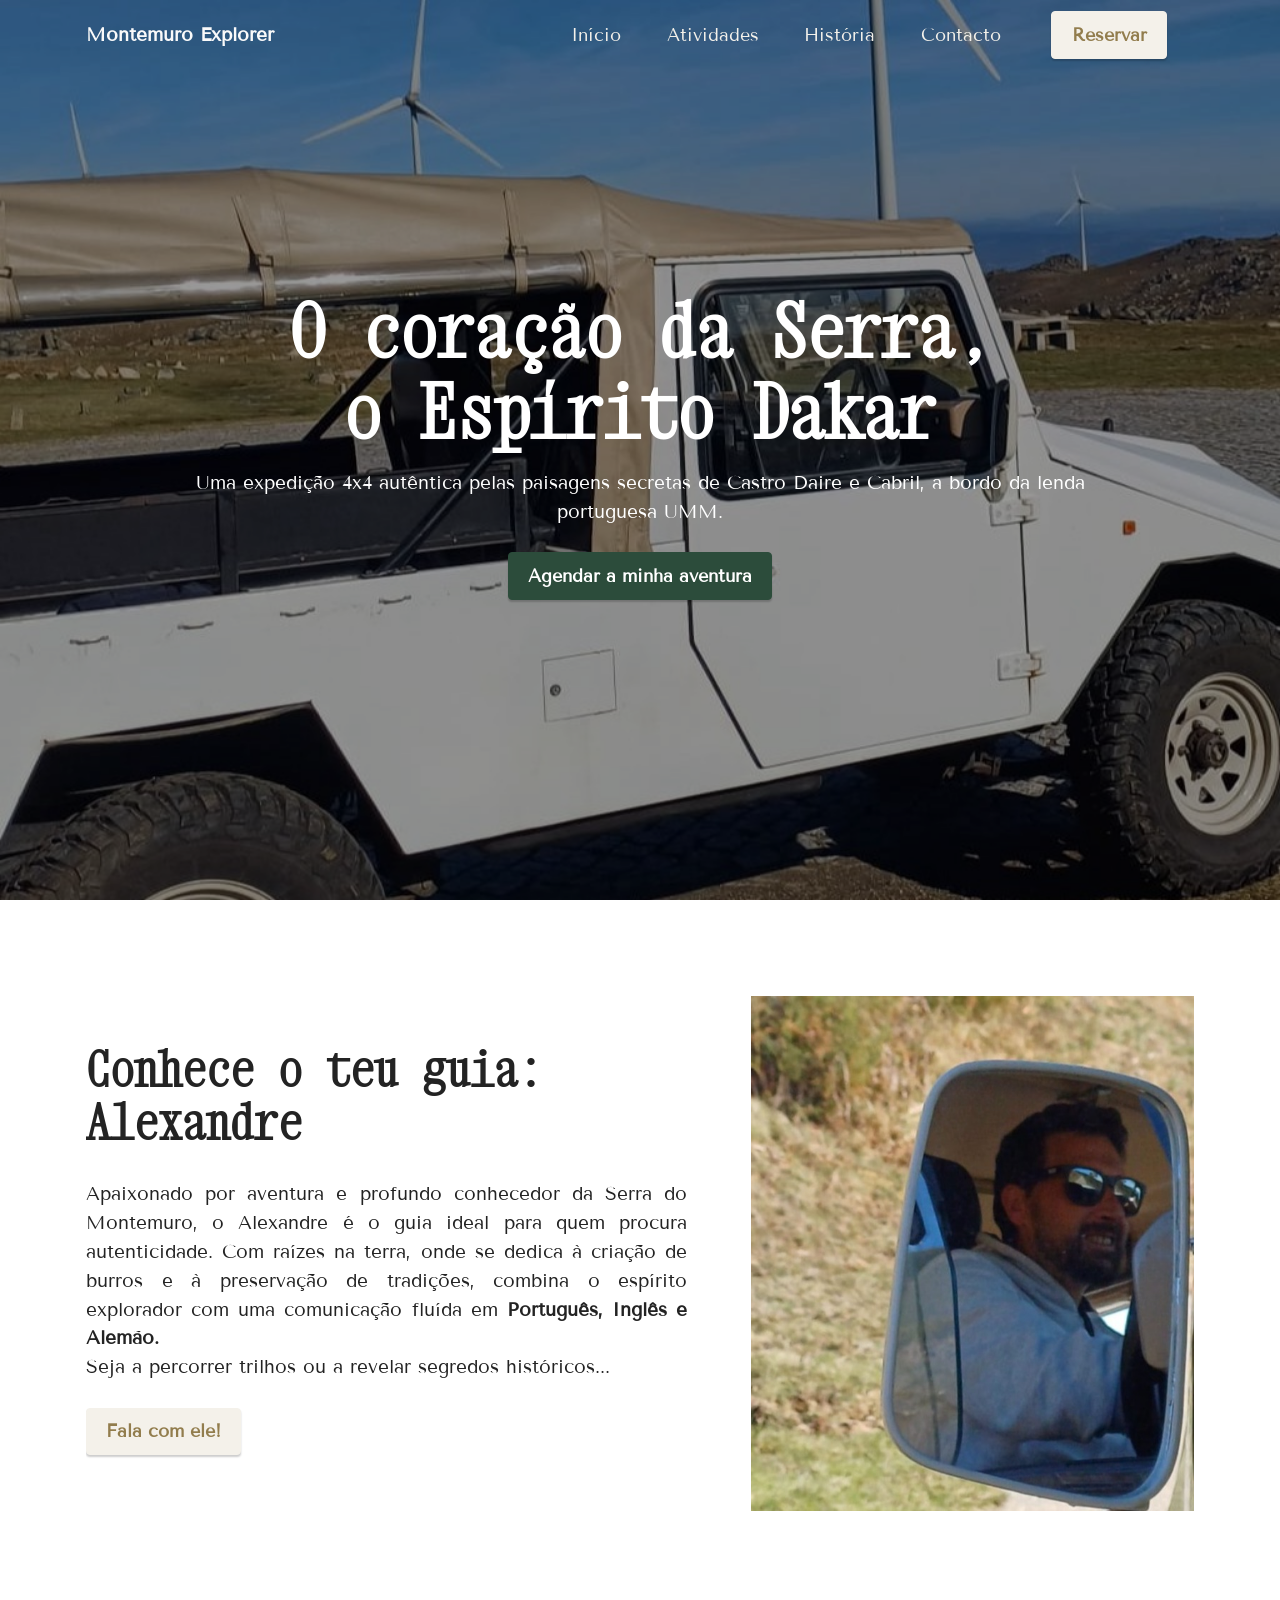
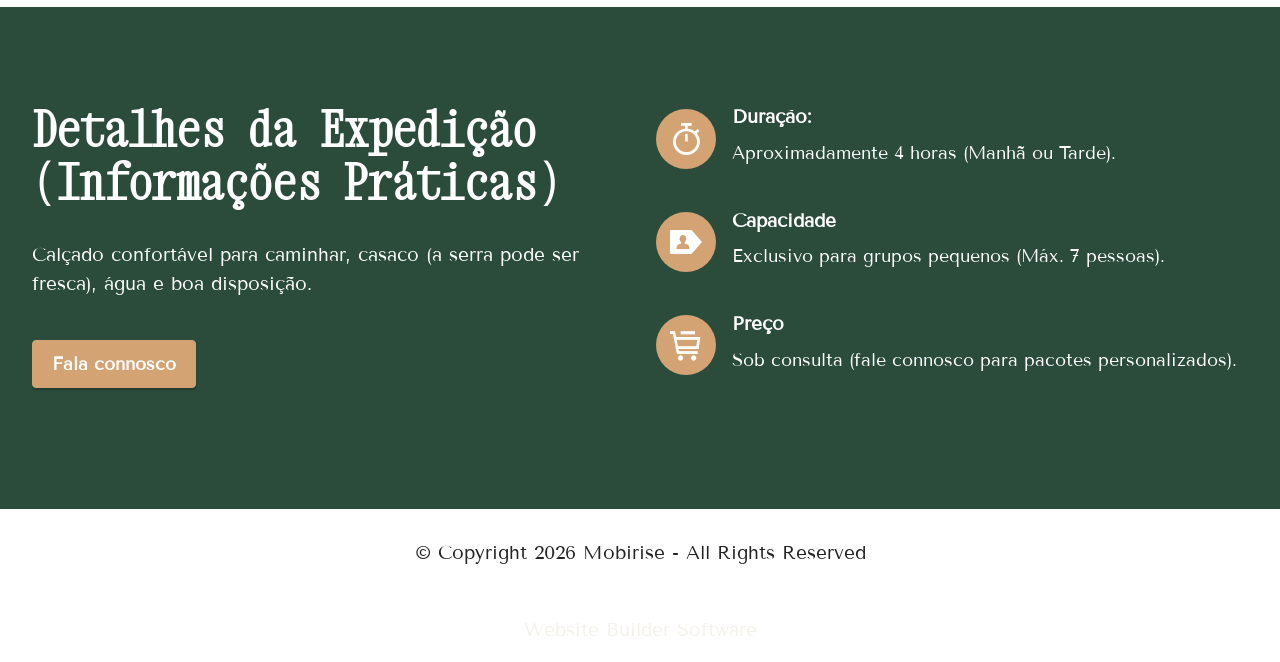
<file: Contactos.html>
<!DOCTYPE html>
<html  >
<head>
  <!-- Site made with Mobirise Website Builder v6.1.12, https://mobirise.com -->
  <meta charset="UTF-8">
  <meta http-equiv="X-UA-Compatible" content="IE=edge">
  <meta name="generator" content="Mobirise v6.1.12, mobirise.com">
  <meta name="viewport" content="width=device-width, initial-scale=1, minimum-scale=1">
  <link rel="shortcut icon" href="assets/images/design20sem20nome201-96x96.png" type="image/x-icon">
  <meta name="description" content="">
  
  
  <title>Contactos</title>
  <link rel="stylesheet" href="assets/web/assets/mobirise-icons2/mobirise2.css">
  <link rel="stylesheet" href="assets/bootstrap/css/bootstrap.min.css">
  <link rel="stylesheet" href="assets/parallax/jarallax.css">
  <link rel="stylesheet" href="assets/dropdown/css/style.css">
  <link rel="stylesheet" href="assets/socicon/css/styles.css">
  <link rel="stylesheet" href="assets/theme/css/style.css">
  <link rel="preload" href="https://fonts.googleapis.com/css?family=Xanh+Mono:400,400i&display=swap" as="style" onload="this.onload=null;this.rel='stylesheet'">
  <noscript><link rel="stylesheet" href="https://fonts.googleapis.com/css?family=Xanh+Mono:400,400i&display=swap"></noscript>
  <link rel="preload" href="https://fonts.googleapis.com/css?family=Tenor+Sans:400&display=swap" as="style" onload="this.onload=null;this.rel='stylesheet'">
  <noscript><link rel="stylesheet" href="https://fonts.googleapis.com/css?family=Tenor+Sans:400&display=swap"></noscript>
  <link rel="preload" as="style" href="assets/mobirise/css/mbr-additional.css?v=4YF6D1"><link rel="stylesheet" href="assets/mobirise/css/mbr-additional.css?v=4YF6D1" type="text/css">

  
  
  
</head>
<body>
  
  <section data-bs-version="5.1" class="menu menu2 cid-vcQiwNDw1n" once="menu" id="menu2-q">
    
    <nav class="navbar navbar-dropdown navbar-expand-lg">
        <div class="container">
            <div class="navbar-brand">
                
                <span class="navbar-caption-wrap"><a class="navbar-caption text-white display-7" href="https://mobiri.se">Montemuro Explorer</a></span>
            </div>
            <button class="navbar-toggler" type="button" data-toggle="collapse" data-bs-toggle="collapse" data-target="#navbarSupportedContent" data-bs-target="#navbarSupportedContent" aria-controls="navbarNavAltMarkup" aria-expanded="false" aria-label="Toggle navigation">
                <div class="hamburger">
                    <span></span>
                    <span></span>
                    <span></span>
                    <span></span>
                </div>
            </button>
            <div class="collapse navbar-collapse" id="navbarSupportedContent">
                <ul class="navbar-nav nav-dropdown" data-app-modern-menu="true"><li class="nav-item"><a class="nav-link link text-primary display-4" href="Inicio.html">Início</a></li>
                    <li class="nav-item"><a class="nav-link link text-primary display-4" href="Atividades.html">Atividades</a></li>
                    <li class="nav-item"><a class="nav-link link text-primary display-4" href="Historia.html">História</a>
                    </li><li class="nav-item"><a class="nav-link link text-primary display-4" href="Contactos.html">Contacto</a></li></ul>
                
                <div class="navbar-buttons mbr-section-btn"><a class="btn btn-primary display-4" href="https://wa.me/351966424988">Reservar</a></div>
            </div>
        </div>
    </nav>
</section>

<section data-bs-version="5.1" class="header9 cid-vcQiwNVbIQ mbr-fullscreen mbr-parallax-background" id="header9-r">

    

    <div class="mbr-overlay" style="opacity: 0.4; background-color: rgb(0, 0, 0);"></div>

    <div class="text-center container-fluid">
        <div class="row justify-content-center">
            <div class="col-md-12 col-lg-9">
                <h1 class="mbr-section-title mbr-fonts-style mb-3 display-1"><strong>O coração da Serra, </strong><br><strong>o Espírito Dakar</strong></h1>
                <p class="mbr-text mbr-fonts-style display-7">
                    Uma expedição 4x4 autêntica pelas paisagens secretas de Castro Daire e Cabril, a bordo da lenda portuguesa UMM.</p>
                <div class="mbr-section-btn mt-3"><a class="btn btn-secondary display-4" href="https://wa.me/351966424988">Agendar a minha aventura</a></div>
            </div>
        </div>
    </div>
</section>

<section data-bs-version="5.1" class="features18 cid-vcQiwOpvx3" id="features19-t">

    

    
    <div class="container">
        <div class="row justify-content-center">
            <div class="card col-12 col-lg">
                <div class="card-wrapper">
                    <h6 class="card-title mbr-fonts-style mb-4 display-2"><strong>Conhece o teu guia: Alexandre</strong></h6>
                    <p class="mbr-text mbr-fonts-style display-7">Apaixonado por aventura e profundo conhecedor da Serra do Montemuro, o Alexandre é o guia ideal para quem procura autenticidade. Com raízes na terra, onde se dedica à criação de burros e à preservação de tradições, combina o espírito explorador com uma comunicação fluída em <strong>Português, Inglês e Alemão.&nbsp; </strong><br>Seja a percorrer trilhos ou a revelar segredos históricos...&nbsp;<br></p>
                    <div class="mbr-section-btn"><a class="btn btn-primary display-4" href="https://wa.me/351966424988">Fala com ele!</a></div>
                </div>
            </div>
            <div class="col-12 col-lg-5">
                <div class="image-wrapper">
                    <img src="assets/images/alexandre20guia20turc3adstico-1036x1842.jpeg" alt="Mobirise Website Builder">
                </div>
            </div>
        </div>
    </div>
</section>

<section data-bs-version="5.1" class="features13 cid-vcQiwOBd0d" id="features13-u">

    

    
    
    <div class="container-fluid">
        <div class="row justify-content-center">
            <div class="col-12 col-lg-6">
                <div class="card-wrapper">
                    <div class="card-box align-left">
                        <h4 class="card-title mbr-fonts-style mb-4 display-2"><strong>Detalhes da Expedição (Informações Práticas)</strong></h4>
                        <p class="mbr-text mbr-fonts-style mb-4 display-7">
                            Calçado confortável para caminhar, casaco (a serra pode ser fresca), água e boa disposição.</p>
                        <div class="mbr-section-btn"><a class="btn btn-info display-4" href="https://wa.me/351966424988">Fala connosco</a></div>
                    </div>
                </div>
            </div>
            <div class="col-12 col-lg-6">
                <div class="item features-without-image active">
                    <div class="item-wrapper mbr-flex">
                        <div class="icon-box">
                            <span class="mbr-iconfont mobi-mbri-timer mobi-mbri"></span>
                        </div>
                        <div class="text-box">
                            <h4 class="icon-title mbr-black mbr-fonts-style display-7"><strong>Duração:&nbsp;</strong></h4>
                            <h5 class="icon-text mbr-black mbr-fonts-style display-4">Aproximadamente 4 horas (Manhã ou Tarde).</h5>
                        </div>
                    </div>
                </div>
                
                <div class="item features-without-image">
                    <div class="item-wrapper mbr-flex">
                        <div class="icon-box">
                            <span class="mbr-iconfont socicon-persona socicon"></span>
                        </div>
                        <div class="text-box">
                            <h4 class="icon-title mbr-black mbr-fonts-style display-7"><strong>Capacidade&nbsp;</strong></h4>
                            <h5 class="icon-text mbr-black mbr-fonts-style display-4">Exclusivo para grupos pequenos (Máx. 7 pessoas).</h5>
                        </div>
                    </div>
                </div><div class="item features-without-image">
                    <div class="item-wrapper mbr-flex">
                        <div class="icon-box">
                            <span class="mbr-iconfont mobi-mbri-cart-full mobi-mbri"></span>
                        </div>
                        <div class="text-box">
                            <h4 class="icon-title mbr-black mbr-fonts-style display-7">
                                <strong>Preço</strong>
                            </h4>
                            <h5 class="icon-text mbr-black mbr-fonts-style display-4">Sob consulta (fale connosco para pacotes personalizados).</h5>
                        </div>
                    </div>
                </div>
            </div>
        </div>
    </div>
</section>

<section data-bs-version="5.1" class="footer7 cid-vcQiwP2klh" once="footers" id="footer7-w">

    

    

    <div class="container">
        <div class="row align-center mbr-white">
            <div class="col-12">
                <p class="mbr-text mb-0 mbr-fonts-style display-7">
                    © Copyright 2026 Mobirise - All Rights Reserved
                </p>
            </div>
        </div>
    </div>
</section><section class="display-7" style="padding: 0;align-items: center;justify-content: center;flex-wrap: wrap;    align-content: center;display: flex;position: relative;height: 4rem;"><a href="https://mobiri.se/" style="flex: 1 1;height: 4rem;position: absolute;width: 100%;z-index: 1;"><img alt="" style="height: 4rem;" src="[data-uri]"></a><p style="margin: 0;text-align: center;" class="display-7">&#8204;</p><a style="z-index:1" href="https://mobirise.com"> Website Builder Software</a></section><script src="assets/bootstrap/js/bootstrap.bundle.min.js"></script>  <script src="assets/parallax/jarallax.js"></script>  <script src="assets/smoothscroll/smooth-scroll.js"></script>  <script src="assets/ytplayer/index.js"></script>  <script src="assets/dropdown/js/navbar-dropdown.js"></script>  <script src="assets/theme/js/script.js"></script>  
  
  
</body>
</html>
</file>
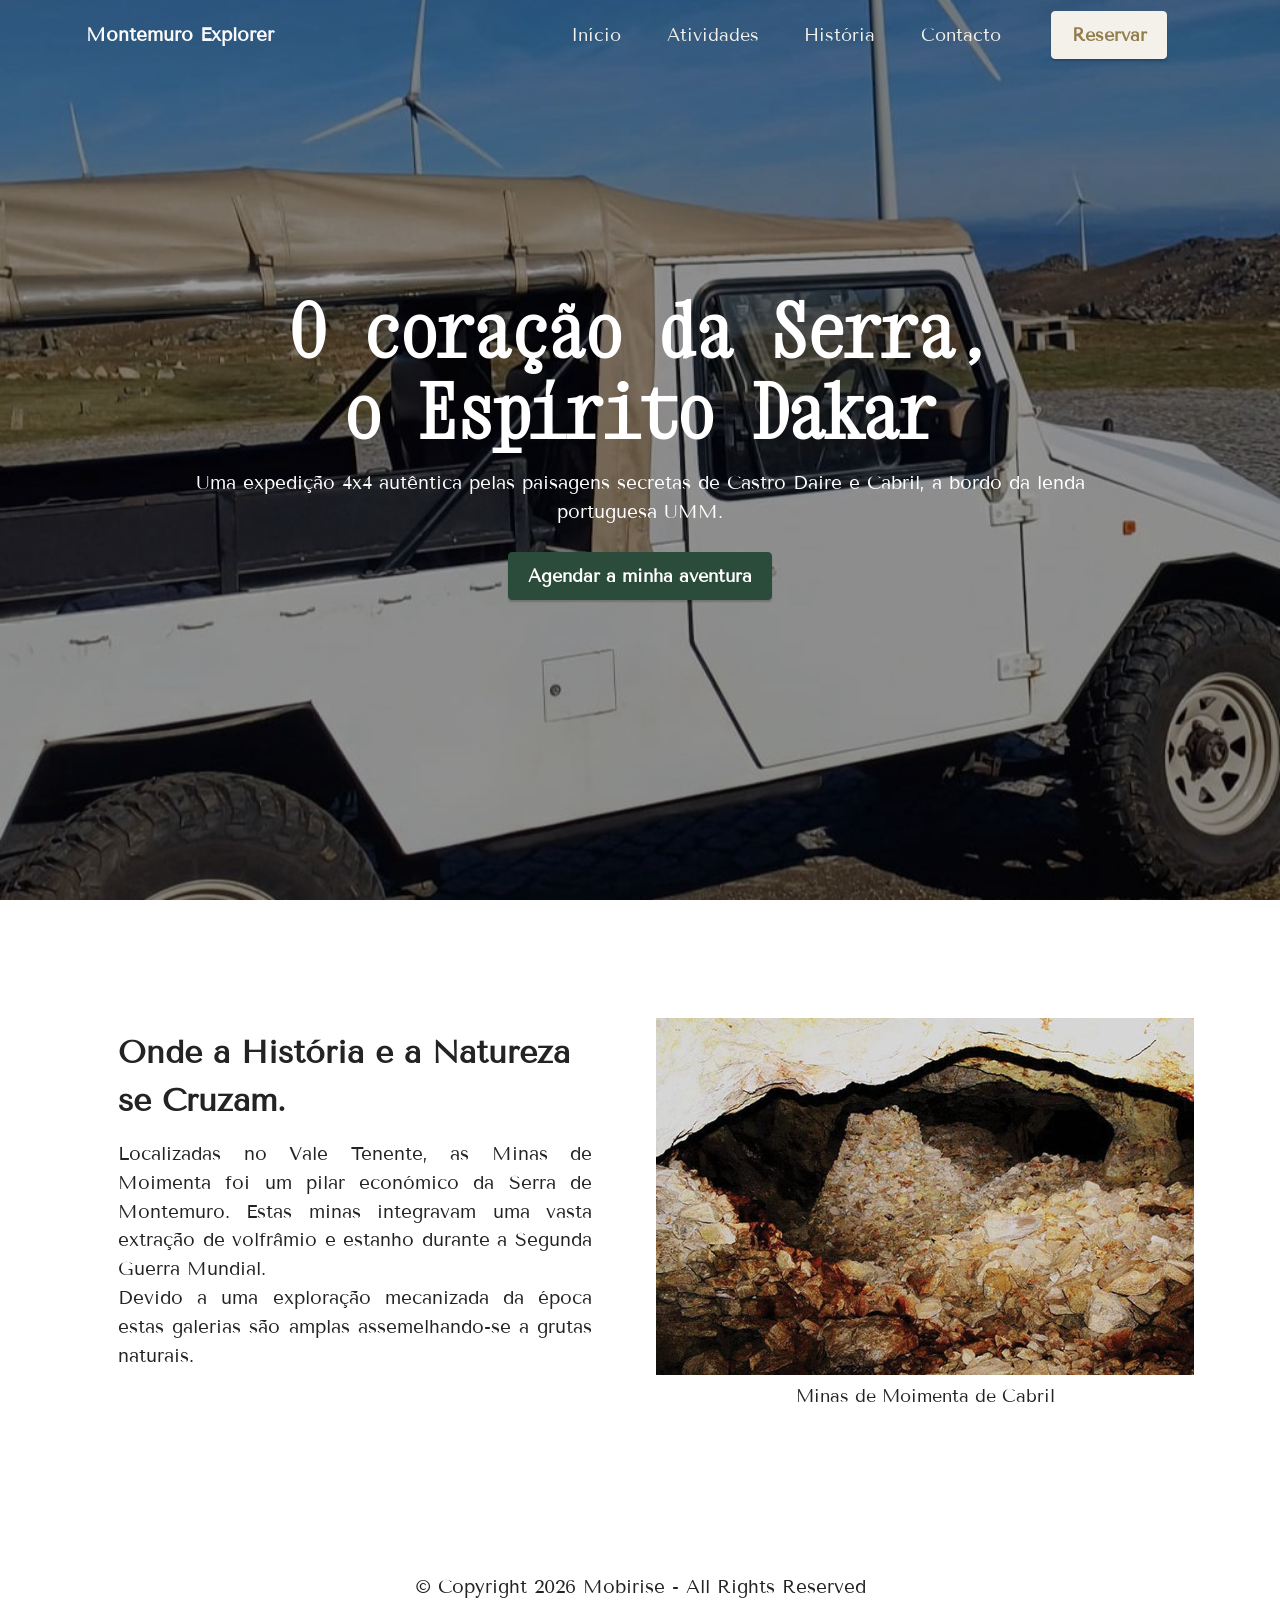
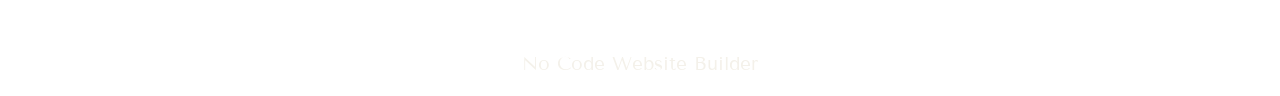
<file: Historia.html>
<!DOCTYPE html>
<html  >
<head>
  <!-- Site made with Mobirise Website Builder v6.1.12, https://mobirise.com -->
  <meta charset="UTF-8">
  <meta http-equiv="X-UA-Compatible" content="IE=edge">
  <meta name="generator" content="Mobirise v6.1.12, mobirise.com">
  <meta name="viewport" content="width=device-width, initial-scale=1, minimum-scale=1">
  <link rel="shortcut icon" href="assets/images/design20sem20nome201-96x96.png" type="image/x-icon">
  <meta name="description" content="">
  
  
  <title>História</title>
  <link rel="stylesheet" href="assets/bootstrap/css/bootstrap.min.css">
  <link rel="stylesheet" href="assets/parallax/jarallax.css">
  <link rel="stylesheet" href="assets/dropdown/css/style.css">
  <link rel="stylesheet" href="assets/socicon/css/styles.css">
  <link rel="stylesheet" href="assets/theme/css/style.css">
  <link rel="preload" href="https://fonts.googleapis.com/css?family=Xanh+Mono:400,400i&display=swap" as="style" onload="this.onload=null;this.rel='stylesheet'">
  <noscript><link rel="stylesheet" href="https://fonts.googleapis.com/css?family=Xanh+Mono:400,400i&display=swap"></noscript>
  <link rel="preload" href="https://fonts.googleapis.com/css?family=Tenor+Sans:400&display=swap" as="style" onload="this.onload=null;this.rel='stylesheet'">
  <noscript><link rel="stylesheet" href="https://fonts.googleapis.com/css?family=Tenor+Sans:400&display=swap"></noscript>
  <link rel="preload" as="style" href="assets/mobirise/css/mbr-additional.css?v=dr47gI"><link rel="stylesheet" href="assets/mobirise/css/mbr-additional.css?v=dr47gI" type="text/css">

  
  
  
</head>
<body>
  
  <section data-bs-version="5.1" class="menu menu2 cid-vcQipaK10b" once="menu" id="menu2-j">
    
    <nav class="navbar navbar-dropdown navbar-expand-lg">
        <div class="container">
            <div class="navbar-brand">
                
                <span class="navbar-caption-wrap"><a class="navbar-caption text-white display-7" href="https://mobiri.se">Montemuro Explorer</a></span>
            </div>
            <button class="navbar-toggler" type="button" data-toggle="collapse" data-bs-toggle="collapse" data-target="#navbarSupportedContent" data-bs-target="#navbarSupportedContent" aria-controls="navbarNavAltMarkup" aria-expanded="false" aria-label="Toggle navigation">
                <div class="hamburger">
                    <span></span>
                    <span></span>
                    <span></span>
                    <span></span>
                </div>
            </button>
            <div class="collapse navbar-collapse" id="navbarSupportedContent">
                <ul class="navbar-nav nav-dropdown" data-app-modern-menu="true"><li class="nav-item"><a class="nav-link link text-primary display-4" href="Inicio.html">Início</a></li>
                    <li class="nav-item"><a class="nav-link link text-primary display-4" href="Atividades.html">Atividades</a></li>
                    <li class="nav-item"><a class="nav-link link text-primary display-4" href="Historia.html">História</a>
                    </li><li class="nav-item"><a class="nav-link link text-primary display-4" href="Contactos.html">Contacto</a></li></ul>
                
                <div class="navbar-buttons mbr-section-btn"><a class="btn btn-primary display-4" href="https://wa.me/351966424988">Reservar</a></div>
            </div>
        </div>
    </nav>
</section>

<section data-bs-version="5.1" class="header9 cid-vcQipaZa3L mbr-fullscreen mbr-parallax-background" id="header9-k">

    

    <div class="mbr-overlay" style="opacity: 0.4; background-color: rgb(0, 0, 0);"></div>

    <div class="text-center container-fluid">
        <div class="row justify-content-center">
            <div class="col-md-12 col-lg-9">
                <h1 class="mbr-section-title mbr-fonts-style mb-3 display-1"><strong>O coração da Serra, </strong><br><strong>o Espírito Dakar</strong></h1>
                <p class="mbr-text mbr-fonts-style display-7">
                    Uma expedição 4x4 autêntica pelas paisagens secretas de Castro Daire e Cabril, a bordo da lenda portuguesa UMM.</p>
                <div class="mbr-section-btn mt-3"><a class="btn btn-secondary display-4" href="https://wa.me/351966424988">Agendar a minha aventura</a></div>
            </div>
        </div>
    </div>
</section>

<section data-bs-version="5.1" class="image2 cid-vcQiYMr8rX" id="image2-x">
    

    
    

    <div class="container">
        <div class="row align-items-center">
            <div class="col-12 col-lg-6">
                <div class="image-wrapper">
                    <img src="assets/images/minas1-800x530.jpg" alt="Mobirise Website Builder">
                    <p class="mbr-description mbr-fonts-style mt-2 align-center display-4">
                        Minas de Moimenta de Cabril</p>
                </div>
            </div>
            <div class="col-12 col-lg">
                <div class="text-wrapper">
                    <h3 class="mbr-section-title mbr-fonts-style mb-3 display-5"><strong>Onde a História e a Natureza se Cruzam.</strong></h3>
                    <p class="mbr-text mbr-fonts-style display-7">Localizadas no Vale Tenente, as Minas de Moimenta foi um pilar económico da Serra de Montemuro. Estas minas integravam uma vasta extração de volfrâmio e estanho durante a Segunda Guerra Mundial.<br>Devido a uma exploração mecanizada da época estas galerias são amplas assemelhando-se a grutas naturais.<br><br></p>
                </div>
            </div>
        </div>
    </div>
</section>

<section data-bs-version="5.1" class="footer7 cid-vcQipc2bAM" once="footers" id="footer7-p">

    

    

    <div class="container">
        <div class="row align-center mbr-white">
            <div class="col-12">
                <p class="mbr-text mb-0 mbr-fonts-style display-7">
                    © Copyright 2026 Mobirise - All Rights Reserved
                </p>
            </div>
        </div>
    </div>
</section><section class="display-7" style="padding: 0;align-items: center;justify-content: center;flex-wrap: wrap;    align-content: center;display: flex;position: relative;height: 4rem;"><a href="https://mobiri.se/" style="flex: 1 1;height: 4rem;position: absolute;width: 100%;z-index: 1;"><img alt="" style="height: 4rem;" src="[data-uri]"></a><p style="margin: 0;text-align: center;" class="display-7">&#8204;</p><a style="z-index:1" href="https://mobirise.com/builder/no-code-website-builder.html">No Code Website Builder</a></section><script src="assets/bootstrap/js/bootstrap.bundle.min.js"></script>  <script src="assets/parallax/jarallax.js"></script>  <script src="assets/smoothscroll/smooth-scroll.js"></script>  <script src="assets/ytplayer/index.js"></script>  <script src="assets/dropdown/js/navbar-dropdown.js"></script>  <script src="assets/theme/js/script.js"></script>  
  
  
</body>
</html>
</file>
<file: assets/web/assets/mobirise-icons2/mobirise2.css>
@font-face {
  font-family: 'Moririse2';
  font-display: swap;
  src:  url('mobirise2.eot?f2bix4');
  src:  url('mobirise2.eot?f2bix4#iefix') format('embedded-opentype'),
    url('mobirise2.woff2?f2bix4') format('woff2'),
    url('mobirise2.woff?f2bix4') format('woff'),
    url('mobirise2.ttf?f2bix4') format('truetype'),
    url('mobirise2.svg?f2bix4#mobirise2') format('svg');
  font-weight: normal;
  font-style: normal;
}

[class^="mobi-"], [class*=" mobi-"] {
  /* use !important to prevent issues with browser extensions that change fonts */
  font-family: 'Moririse2' !important;
  speak: none;
  font-style: normal;
  font-weight: normal;
  font-variant: normal;
  text-transform: none;
  line-height: 1;

  /* Better Font Rendering =========== */
  -webkit-font-smoothing: antialiased;
  -moz-osx-font-smoothing: grayscale;
}

.mobi-mbri-add-submenu:before {
  content: "\e900";
}
.mobi-mbri-alert:before {
  content: "\e901";
}
.mobi-mbri-align-center:before {
  content: "\e902";
}
.mobi-mbri-align-justify:before {
  content: "\e903";
}
.mobi-mbri-align-left:before {
  content: "\e904";
}
.mobi-mbri-align-right:before {
  content: "\e905";
}
.mobi-mbri-android:before {
  content: "\e906";
}
.mobi-mbri-apple:before {
  content: "\e907";
}
.mobi-mbri-arrow-down:before {
  content: "\e908";
}
.mobi-mbri-arrow-next:before {
  content: "\e909";
}
.mobi-mbri-arrow-prev:before {
  content: "\e90a";
}
.mobi-mbri-arrow-up:before {
  content: "\e90b";
}
.mobi-mbri-bold:before {
  content: "\e90c";
}
.mobi-mbri-bookmark:before {
  content: "\e90d";
}
.mobi-mbri-bootstrap:before {
  content: "\e90e";
}
.mobi-mbri-briefcase:before {
  content: "\e90f";
}
.mobi-mbri-browse:before {
  content: "\e910";
}
.mobi-mbri-bulleted-list:before {
  content: "\e911";
}
.mobi-mbri-calendar:before {
  content: "\e912";
}
.mobi-mbri-camera:before {
  content: "\e913";
}
.mobi-mbri-cart-add:before {
  content: "\e914";
}
.mobi-mbri-cart-full:before {
  content: "\e915";
}
.mobi-mbri-cash:before {
  content: "\e916";
}
.mobi-mbri-change-style:before {
  content: "\e917";
}
.mobi-mbri-chat:before {
  content: "\e918";
}
.mobi-mbri-clock:before {
  content: "\e919";
}
.mobi-mbri-close:before {
  content: "\e91a";
}
.mobi-mbri-cloud:before {
  content: "\e91b";
}
.mobi-mbri-code:before {
  content: "\e91c";
}
.mobi-mbri-contact-form:before {
  content: "\e91d";
}
.mobi-mbri-credit-card:before {
  content: "\e91e";
}
.mobi-mbri-cursor-click:before {
  content: "\e91f";
}
.mobi-mbri-cust-feedback:before {
  content: "\e920";
}
.mobi-mbri-database:before {
  content: "\e921";
}
.mobi-mbri-delivery:before {
  content: "\e922";
}
.mobi-mbri-desktop:before {
  content: "\e923";
}
.mobi-mbri-devices:before {
  content: "\e924";
}
.mobi-mbri-down:before {
  content: "\e925";
}
.mobi-mbri-download-2:before {
  content: "\e926";
}
.mobi-mbri-download:before {
  content: "\e927";
}
.mobi-mbri-drag-n-drop-2:before {
  content: "\e928";
}
.mobi-mbri-drag-n-drop:before {
  content: "\e929";
}
.mobi-mbri-edit-2:before {
  content: "\e92a";
}
.mobi-mbri-edit:before {
  content: "\e92b";
}
.mobi-mbri-error:before {
  content: "\e92c";
}
.mobi-mbri-extension:before {
  content: "\e92d";
}
.mobi-mbri-features:before {
  content: "\e92e";
}
.mobi-mbri-file:before {
  content: "\e92f";
}
.mobi-mbri-flag:before {
  content: "\e930";
}
.mobi-mbri-folder:before {
  content: "\e931";
}
.mobi-mbri-gift:before {
  content: "\e932";
}
.mobi-mbri-github:before {
  content: "\e933";
}
.mobi-mbri-globe-2:before {
  content: "\e934";
}
.mobi-mbri-globe:before {
  content: "\e935";
}
.mobi-mbri-growing-chart:before {
  content: "\e936";
}
.mobi-mbri-hearth:before {
  content: "\e937";
}
.mobi-mbri-help:before {
  content: "\e938";
}
.mobi-mbri-home:before {
  content: "\e939";
}
.mobi-mbri-hot-cup:before {
  content: "\e93a";
}
.mobi-mbri-idea:before {
  content: "\e93b";
}
.mobi-mbri-image-gallery:before {
  content: "\e93c";
}
.mobi-mbri-image-slider:before {
  content: "\e93d";
}
.mobi-mbri-info:before {
  content: "\e93e";
}
.mobi-mbri-italic:before {
  content: "\e93f";
}
.mobi-mbri-key:before {
  content: "\e940";
}
.mobi-mbri-laptop:before {
  content: "\e941";
}
.mobi-mbri-layers:before {
  content: "\e942";
}
.mobi-mbri-left-right:before {
  content: "\e943";
}
.mobi-mbri-left:before {
  content: "\e944";
}
.mobi-mbri-letter:before {
  content: "\e945";
}
.mobi-mbri-like:before {
  content: "\e946";
}
.mobi-mbri-link:before {
  content: "\e947";
}
.mobi-mbri-lock:before {
  content: "\e948";
}
.mobi-mbri-login:before {
  content: "\e949";
}
.mobi-mbri-logout:before {
  content: "\e94a";
}
.mobi-mbri-magic-stick:before {
  content: "\e94b";
}
.mobi-mbri-map-pin:before {
  content: "\e94c";
}
.mobi-mbri-menu:before {
  content: "\e94d";
}
.mobi-mbri-mobile-2:before {
  content: "\e94e";
}
.mobi-mbri-mobile-horizontal:before {
  content: "\e94f";
}
.mobi-mbri-mobile:before {
  content: "\e950";
}
.mobi-mbri-mobirise:before {
  content: "\e951";
}
.mobi-mbri-more-horizontal:before {
  content: "\e952";
}
.mobi-mbri-more-vertical:before {
  content: "\e953";
}
.mobi-mbri-music:before {
  content: "\e954";
}
.mobi-mbri-new-file:before {
  content: "\e955";
}
.mobi-mbri-numbered-list:before {
  content: "\e956";
}
.mobi-mbri-opened-folder:before {
  content: "\e957";
}
.mobi-mbri-pages:before {
  content: "\e958";
}
.mobi-mbri-paper-plane:before {
  content: "\e959";
}
.mobi-mbri-paperclip:before {
  content: "\e95a";
}
.mobi-mbri-phone:before {
  content: "\e95b";
}
.mobi-mbri-photo:before {
  content: "\e95c";
}
.mobi-mbri-photos:before {
  content: "\e95d";
}
.mobi-mbri-pin:before {
  content: "\e95e";
}
.mobi-mbri-play:before {
  content: "\e95f";
}
.mobi-mbri-plus:before {
  content: "\e960";
}
.mobi-mbri-preview:before {
  content: "\e961";
}
.mobi-mbri-print:before {
  content: "\e962";
}
.mobi-mbri-protect:before {
  content: "\e963";
}
.mobi-mbri-question:before {
  content: "\e964";
}
.mobi-mbri-quote-left:before {
  content: "\e965";
}
.mobi-mbri-quote-right:before {
  content: "\e966";
}
.mobi-mbri-redo:before {
  content: "\e967";
}
.mobi-mbri-refresh:before {
  content: "\e968";
}
.mobi-mbri-responsive-2:before {
  content: "\e969";
}
.mobi-mbri-responsive:before {
  content: "\e96a";
}
.mobi-mbri-right:before {
  content: "\e96b";
}
.mobi-mbri-rocket:before {
  content: "\e96c";
}
.mobi-mbri-sad-face:before {
  content: "\e96d";
}
.mobi-mbri-sale:before {
  content: "\e96e";
}
.mobi-mbri-save:before {
  content: "\e96f";
}
.mobi-mbri-search:before {
  content: "\e970";
}
.mobi-mbri-setting-2:before {
  content: "\e971";
}
.mobi-mbri-setting-3:before {
  content: "\e972";
}
.mobi-mbri-setting:before {
  content: "\e973";
}
.mobi-mbri-share:before {
  content: "\e974";
}
.mobi-mbri-shopping-bag:before {
  content: "\e975";
}
.mobi-mbri-shopping-basket:before {
  content: "\e976";
}
.mobi-mbri-shopping-cart:before {
  content: "\e977";
}
.mobi-mbri-sites:before {
  content: "\e978";
}
.mobi-mbri-smile-face:before {
  content: "\e979";
}
.mobi-mbri-speed:before {
  content: "\e97a";
}
.mobi-mbri-star:before {
  content: "\e97b";
}
.mobi-mbri-success:before {
  content: "\e97c";
}
.mobi-mbri-sun:before {
  content: "\e97d";
}
.mobi-mbri-sun2:before {
  content: "\e97e";
}
.mobi-mbri-tablet-vertical:before {
  content: "\e97f";
}
.mobi-mbri-tablet:before {
  content: "\e980";
}
.mobi-mbri-target:before {
  content: "\e981";
}
.mobi-mbri-timer:before {
  content: "\e982";
}
.mobi-mbri-to-ftp:before {
  content: "\e983";
}
.mobi-mbri-to-local-drive:before {
  content: "\e984";
}
.mobi-mbri-touch-swipe:before {
  content: "\e985";
}
.mobi-mbri-touch:before {
  content: "\e986";
}
.mobi-mbri-trash:before {
  content: "\e987";
}
.mobi-mbri-underline:before {
  content: "\e988";
}
.mobi-mbri-undo:before {
  content: "\e989";
}
.mobi-mbri-unlink:before {
  content: "\e98a";
}
.mobi-mbri-unlock:before {
  content: "\e98b";
}
.mobi-mbri-up-down:before {
  content: "\e98c";
}
.mobi-mbri-up:before {
  content: "\e98d";
}
.mobi-mbri-update:before {
  content: "\e98e";
}
.mobi-mbri-upload-2:before {
  content: "\e98f";
}
.mobi-mbri-upload:before {
  content: "\e990";
}
.mobi-mbri-user-2:before {
  content: "\e991";
}
.mobi-mbri-user:before {
  content: "\e992";
}
.mobi-mbri-users:before {
  content: "\e993";
}
.mobi-mbri-video-play:before {
  content: "\e994";
}
.mobi-mbri-video:before {
  content: "\e995";
}
.mobi-mbri-watch:before {
  content: "\e996";
}
.mobi-mbri-website-theme-2:before {
  content: "\e997";
}
.mobi-mbri-website-theme:before {
  content: "\e998";
}
.mobi-mbri-wifi:before {
  content: "\e999";
}
.mobi-mbri-windows:before {
  content: "\e99a";
}
.mobi-mbri-zoom-in:before {
  content: "\e99b";
}
.mobi-mbri-zoom-out:before {
  content: "\e99c";
}
</file>
<file: assets/parallax/jarallax.css>
.jarallax {
    position: relative;
    z-index: 0;
}
.jarallax > .jarallax-img {
    position: absolute;
    object-fit: cover;
    /* support for plugin https://github.com/bfred-it/object-fit-images */
    font-family: 'object-fit: cover;';
    top: 0;
    left: 0;
    width: 100%;
    height: 100%;
    z-index: -1;
}
</file>
<file: assets/dropdown/css/style.css>
.navbar-dropdown {
  left: 0;
  padding: 0;
  position: absolute;
  right: 0;
  top: 0;
  transition: all 0.45s ease;
  z-index: 1030;
  background: #282828; }
  .navbar-dropdown .navbar-logo {
    margin-right: 0.8rem;
    transition: margin 0.3s ease-in-out;
    vertical-align: middle; }
    .navbar-dropdown .navbar-logo img {
      height: 3.125rem;
      transition: all 0.3s ease-in-out; }
    .navbar-dropdown .navbar-logo.mbr-iconfont {
      font-size: 3.125rem;
      line-height: 3.125rem; }
  .navbar-dropdown .navbar-caption {
    font-weight: 700;
    white-space: normal;
    vertical-align: -4px;
    line-height: 3.125rem !important; }
    .navbar-dropdown .navbar-caption, .navbar-dropdown .navbar-caption:hover {
      color: inherit;
      text-decoration: none; }
  .navbar-dropdown .mbr-iconfont + .navbar-caption {
    vertical-align: -1px; }
  .navbar-dropdown.navbar-fixed-top {
    position: fixed; }
  .navbar-dropdown .navbar-brand span {
    vertical-align: -4px; }
  .navbar-dropdown.bg-color.transparent {
    background: none; }
  .navbar-dropdown.navbar-short .navbar-brand {
    padding: 0.625rem 0; }
    .navbar-dropdown.navbar-short .navbar-brand span {
      vertical-align: -1px; }
  .navbar-dropdown.navbar-short .navbar-caption {
    line-height: 2.375rem !important;
    vertical-align: -2px; }
  .navbar-dropdown.navbar-short .navbar-logo {
    margin-right: 0.5rem; }
    .navbar-dropdown.navbar-short .navbar-logo img {
      height: 2.375rem; }
    .navbar-dropdown.navbar-short .navbar-logo.mbr-iconfont {
      font-size: 2.375rem;
      line-height: 2.375rem; }
  .navbar-dropdown.navbar-short .mbr-table-cell {
    height: 3.625rem; }
  .navbar-dropdown .navbar-close {
    left: 0.6875rem;
    position: fixed;
    top: 0.75rem;
    z-index: 1000; }
  .navbar-dropdown .hamburger-icon {
    content: "";
    display: inline-block;
    vertical-align: middle;
    width: 16px;
    -webkit-box-shadow: 0 -6px 0 1px #282828,0 0 0 1px #282828,0 6px 0 1px #282828;
    -moz-box-shadow: 0 -6px 0 1px #282828,0 0 0 1px #282828,0 6px 0 1px #282828;
    box-shadow: 0 -6px 0 1px #282828,0 0 0 1px #282828,0 6px 0 1px #282828; }

.dropdown-menu .dropdown-toggle[data-toggle="dropdown-submenu"]::after {
  border-bottom: 0.35em solid transparent;
  border-left: 0.35em solid;
  border-right: 0;
  border-top: 0.35em solid transparent;
  margin-left: 0.3rem; }

.dropdown-menu .dropdown-item:focus {
  outline: 0; }

.nav-dropdown {
  font-size: 0.75rem;
  font-weight: 500;
  height: auto !important; }
  .nav-dropdown .nav-btn {
    padding-left: 1rem; }
  .nav-dropdown .link {
    margin: .667em 1.667em;
    font-weight: 500;
    padding: 0;
    transition: color .2s ease-in-out; }
    .nav-dropdown .link.dropdown-toggle {
      margin-right: 2.583em; }
      .nav-dropdown .link.dropdown-toggle::after {
        margin-left: .25rem;
        border-top: 0.35em solid;
        border-right: 0.35em solid transparent;
        border-left: 0.35em solid transparent;
        border-bottom: 0; }
      .nav-dropdown .link.dropdown-toggle[aria-expanded="true"] {
        margin: 0;
        padding: 0.667em 3.263em  0.667em 1.667em; }
  .nav-dropdown .link::after,
  .nav-dropdown .dropdown-item::after {
    color: inherit; }
  .nav-dropdown .btn {
    font-size: 0.75rem;
    font-weight: 700;
    letter-spacing: 0;
    margin-bottom: 0;
    padding-left: 1.25rem;
    padding-right: 1.25rem; }
  .nav-dropdown .dropdown-menu {
    border-radius: 0;
    border: 0;
    left: 0;
    margin: 0;
    padding-bottom: 1.25rem;
    padding-top: 1.25rem;
    position: relative; }
  .nav-dropdown .dropdown-submenu {
    margin-left: 0.125rem;
    top: 0; }
  .nav-dropdown .dropdown-item {
    font-weight: 500;
    line-height: 2;
    padding: 0.3846em 4.615em 0.3846em 1.5385em;
    position: relative;
    transition: color .2s ease-in-out, background-color .2s ease-in-out; }
    .nav-dropdown .dropdown-item::after {
      margin-top: -0.3077em;
      position: absolute;
      right: 1.1538em;
      top: 50%; }
    .nav-dropdown .dropdown-item:focus, .nav-dropdown .dropdown-item:hover {
      background: none; }

@media (max-width: 767px) {
  .nav-dropdown.navbar-toggleable-sm {
    bottom: 0;
    display: none;
    left: 0;
    overflow-x: hidden;
    position: fixed;
    top: 0;
    transform: translateX(-100%);
    -ms-transform: translateX(-100%);
    -webkit-transform: translateX(-100%);
    width: 18.75rem;
    z-index: 999; } }
.nav-dropdown.navbar-toggleable-xl {
  bottom: 0;
  display: none;
  left: 0;
  overflow-x: hidden;
  position: fixed;
  top: 0;
  transform: translateX(-100%);
  -ms-transform: translateX(-100%);
  -webkit-transform: translateX(-100%);
  width: 18.75rem;
  z-index: 999; }

.nav-dropdown-sm {
  display: block !important;
  overflow-x: hidden;
  overflow: auto;
  padding-top: 3.875rem; }
  .nav-dropdown-sm::after {
    content: "";
    display: block;
    height: 3rem;
    width: 100%; }
  .nav-dropdown-sm.collapse.in ~ .navbar-close {
    display: block !important; }
  .nav-dropdown-sm.collapsing, .nav-dropdown-sm.collapse.in {
    transform: translateX(0);
    -ms-transform: translateX(0);
    -webkit-transform: translateX(0);
    transition: all 0.25s ease-out;
    -webkit-transition: all 0.25s ease-out;
    background: #282828; }
  .nav-dropdown-sm.collapsing[aria-expanded="false"] {
    transform: translateX(-100%);
    -ms-transform: translateX(-100%);
    -webkit-transform: translateX(-100%); }
  .nav-dropdown-sm .nav-item {
    display: block;
    margin-left: 0 !important;
    padding-left: 0; }
  .nav-dropdown-sm .link,
  .nav-dropdown-sm .dropdown-item {
    border-top: 1px dotted rgba(255, 255, 255, 0.1);
    font-size: 0.8125rem;
    line-height: 1.6;
    margin: 0 !important;
    padding: 0.875rem 2.4rem 0.875rem 1.5625rem !important;
    position: relative;
    white-space: normal; }
    .nav-dropdown-sm .link:focus, .nav-dropdown-sm .link:hover,
    .nav-dropdown-sm .dropdown-item:focus,
    .nav-dropdown-sm .dropdown-item:hover {
      background: rgba(0, 0, 0, 0.2) !important;
      color: #c0a375; }
  .nav-dropdown-sm .nav-btn {
    position: relative;
    padding: 1.5625rem 1.5625rem 0 1.5625rem; }
    .nav-dropdown-sm .nav-btn::before {
      border-top: 1px dotted rgba(255, 255, 255, 0.1);
      content: "";
      left: 0;
      position: absolute;
      top: 0;
      width: 100%; }
    .nav-dropdown-sm .nav-btn + .nav-btn {
      padding-top: 0.625rem; }
      .nav-dropdown-sm .nav-btn + .nav-btn::before {
        display: none; }
  .nav-dropdown-sm .btn {
    padding: 0.625rem 0; }
  .nav-dropdown-sm .dropdown-toggle[data-toggle="dropdown-submenu"]::after {
    margin-left: .25rem;
    border-top: 0.35em solid;
    border-right: 0.35em solid transparent;
    border-left: 0.35em solid transparent;
    border-bottom: 0; }
  .nav-dropdown-sm .dropdown-toggle[data-toggle="dropdown-submenu"][aria-expanded="true"]::after {
    border-top: 0;
    border-right: 0.35em solid transparent;
    border-left: 0.35em solid transparent;
    border-bottom: 0.35em solid; }
  .nav-dropdown-sm .dropdown-menu {
    margin: 0;
    padding: 0;
    position: relative;
    top: 0;
    left: 0;
    width: 100%;
    border: 0;
    float: none;
    border-radius: 0;
    background: none; }
  .nav-dropdown-sm .dropdown-submenu {
    left: 100%;
    margin-left: 0.125rem;
    margin-top: -1.25rem;
    top: 0; }

.navbar-toggleable-sm .nav-dropdown .dropdown-menu {
  position: absolute; }

.navbar-toggleable-sm .nav-dropdown .dropdown-submenu {
  left: 100%;
  margin-left: 0.125rem;
  margin-top: -1.25rem;
  top: 0; }

.navbar-toggleable-sm.opened .nav-dropdown .dropdown-menu {
  position: relative; }

.navbar-toggleable-sm.opened .nav-dropdown .dropdown-submenu {
  left: 0;
  margin-left: 00rem;
  margin-top: 0rem;
  top: 0; }

.is-builder .nav-dropdown.collapsing {
  transition: none !important; }
</file>
<file: assets/socicon/css/styles.css>
@charset "UTF-8";

@font-face {
  font-family: 'Socicon';
  src:  url('../fonts/socicon.eot');
  src:  url('../fonts/socicon.eot?#iefix') format('embedded-opentype'),
    url('../fonts/socicon.woff2') format('woff2'),
    url('../fonts/socicon.ttf') format('truetype'),
    url('../fonts/socicon.woff') format('woff'),
    url('../fonts/socicon.svg#socicon') format('svg');
  font-weight: normal;
  font-style: normal;
  font-display: swap;
}

[data-icon]:before {
  font-family: "socicon" !important;
  content: attr(data-icon);
  font-style: normal !important;
  font-weight: normal !important;
  font-variant: normal !important;
  text-transform: none !important;
  speak: none;
  line-height: 1;
  -webkit-font-smoothing: antialiased;
  -moz-osx-font-smoothing: grayscale;
}

[class^="socicon-"], [class*=" socicon-"] {
  /* use !important to prevent issues with browser extensions that change fonts */
  font-family: 'Socicon' !important;
  speak: none;
  font-style: normal;
  font-weight: normal;
  font-variant: normal;
  text-transform: none;
  line-height: 1;

  /* Better Font Rendering =========== */
  -webkit-font-smoothing: antialiased;
  -moz-osx-font-smoothing: grayscale;
}

.socicon-500px:before {
  content: "\e000";
}
.socicon-8tracks:before {
  content: "\e001";
}
.socicon-airbnb:before {
  content: "\e002";
}
.socicon-alliance:before {
  content: "\e003";
}
.socicon-amazon:before {
  content: "\e004";
}
.socicon-amplement:before {
  content: "\e005";
}
.socicon-android:before {
  content: "\e006";
}
.socicon-angellist:before {
  content: "\e007";
}
.socicon-apple:before {
  content: "\e008";
}
.socicon-appnet:before {
  content: "\e009";
}
.socicon-baidu:before {
  content: "\e00a";
}
.socicon-bandcamp:before {
  content: "\e00b";
}
.socicon-battlenet:before {
  content: "\e00c";
}
.socicon-mixer:before {
  content: "\e00d";
}
.socicon-bebee:before {
  content: "\e00e";
}
.socicon-bebo:before {
  content: "\e00f";
}
.socicon-behance:before {
  content: "\e010";
}
.socicon-blizzard:before {
  content: "\e011";
}
.socicon-blogger:before {
  content: "\e012";
}
.socicon-buffer:before {
  content: "\e013";
}
.socicon-chrome:before {
  content: "\e014";
}
.socicon-coderwall:before {
  content: "\e015";
}
.socicon-curse:before {
  content: "\e016";
}
.socicon-dailymotion:before {
  content: "\e017";
}
.socicon-deezer:before {
  content: "\e018";
}
.socicon-delicious:before {
  content: "\e019";
}
.socicon-deviantart:before {
  content: "\e01a";
}
.socicon-diablo:before {
  content: "\e01b";
}
.socicon-digg:before {
  content: "\e01c";
}
.socicon-discord:before {
  content: "\e01d";
}
.socicon-disqus:before {
  content: "\e01e";
}
.socicon-douban:before {
  content: "\e01f";
}
.socicon-draugiem:before {
  content: "\e020";
}
.socicon-dribbble:before {
  content: "\e021";
}
.socicon-drupal:before {
  content: "\e022";
}
.socicon-ebay:before {
  content: "\e023";
}
.socicon-ello:before {
  content: "\e024";
}
.socicon-endomodo:before {
  content: "\e025";
}
.socicon-envato:before {
  content: "\e026";
}
.socicon-etsy:before {
  content: "\e027";
}
.socicon-facebook:before {
  content: "\e028";
}
.socicon-feedburner:before {
  content: "\e029";
}
.socicon-filmweb:before {
  content: "\e02a";
}
.socicon-firefox:before {
  content: "\e02b";
}
.socicon-flattr:before {
  content: "\e02c";
}
.socicon-flickr:before {
  content: "\e02d";
}
.socicon-formulr:before {
  content: "\e02e";
}
.socicon-forrst:before {
  content: "\e02f";
}
.socicon-foursquare:before {
  content: "\e030";
}
.socicon-friendfeed:before {
  content: "\e031";
}
.socicon-github:before {
  content: "\e032";
}
.socicon-goodreads:before {
  content: "\e033";
}
.socicon-google:before {
  content: "\e034";
}
.socicon-googlescholar:before {
  content: "\e035";
}
.socicon-googlegroups:before {
  content: "\e036";
}
.socicon-googlephotos:before {
  content: "\e037";
}
.socicon-googleplus:before {
  content: "\e038";
}
.socicon-grooveshark:before {
  content: "\e039";
}
.socicon-hackerrank:before {
  content: "\e03a";
}
.socicon-hearthstone:before {
  content: "\e03b";
}
.socicon-hellocoton:before {
  content: "\e03c";
}
.socicon-heroes:before {
  content: "\e03d";
}
.socicon-smashcast:before {
  content: "\e03e";
}
.socicon-horde:before {
  content: "\e03f";
}
.socicon-houzz:before {
  content: "\e040";
}
.socicon-icq:before {
  content: "\e041";
}
.socicon-identica:before {
  content: "\e042";
}
.socicon-imdb:before {
  content: "\e043";
}
.socicon-instagram:before {
  content: "\e044";
}
.socicon-issuu:before {
  content: "\e045";
}
.socicon-istock:before {
  content: "\e046";
}
.socicon-itunes:before {
  content: "\e047";
}
.socicon-keybase:before {
  content: "\e048";
}
.socicon-lanyrd:before {
  content: "\e049";
}
.socicon-lastfm:before {
  content: "\e04a";
}
.socicon-line:before {
  content: "\e04b";
}
.socicon-linkedin:before {
  content: "\e04c";
}
.socicon-livejournal:before {
  content: "\e04d";
}
.socicon-lyft:before {
  content: "\e04e";
}
.socicon-macos:before {
  content: "\e04f";
}
.socicon-mail:before {
  content: "\e050";
}
.socicon-medium:before {
  content: "\e051";
}
.socicon-meetup:before {
  content: "\e052";
}
.socicon-mixcloud:before {
  content: "\e053";
}
.socicon-modelmayhem:before {
  content: "\e054";
}
.socicon-mumble:before {
  content: "\e055";
}
.socicon-myspace:before {
  content: "\e056";
}
.socicon-newsvine:before {
  content: "\e057";
}
.socicon-nintendo:before {
  content: "\e058";
}
.socicon-npm:before {
  content: "\e059";
}
.socicon-odnoklassniki:before {
  content: "\e05a";
}
.socicon-openid:before {
  content: "\e05b";
}
.socicon-opera:before {
  content: "\e05c";
}
.socicon-outlook:before {
  content: "\e05d";
}
.socicon-overwatch:before {
  content: "\e05e";
}
.socicon-patreon:before {
  content: "\e05f";
}
.socicon-paypal:before {
  content: "\e060";
}
.socicon-periscope:before {
  content: "\e061";
}
.socicon-persona:before {
  content: "\e062";
}
.socicon-pinterest:before {
  content: "\e063";
}
.socicon-play:before {
  content: "\e064";
}
.socicon-player:before {
  content: "\e065";
}
.socicon-playstation:before {
  content: "\e066";
}
.socicon-pocket:before {
  content: "\e067";
}
.socicon-qq:before {
  content: "\e068";
}
.socicon-quora:before {
  content: "\e069";
}
.socicon-raidcall:before {
  content: "\e06a";
}
.socicon-ravelry:before {
  content: "\e06b";
}
.socicon-reddit:before {
  content: "\e06c";
}
.socicon-renren:before {
  content: "\e06d";
}
.socicon-researchgate:before {
  content: "\e06e";
}
.socicon-residentadvisor:before {
  content: "\e06f";
}
.socicon-reverbnation:before {
  content: "\e070";
}
.socicon-rss:before {
  content: "\e071";
}
.socicon-sharethis:before {
  content: "\e072";
}
.socicon-skype:before {
  content: "\e073";
}
.socicon-slideshare:before {
  content: "\e074";
}
.socicon-smugmug:before {
  content: "\e075";
}
.socicon-snapchat:before {
  content: "\e076";
}
.socicon-songkick:before {
  content: "\e077";
}
.socicon-soundcloud:before {
  content: "\e078";
}
.socicon-spotify:before {
  content: "\e079";
}
.socicon-stackexchange:before {
  content: "\e07a";
}
.socicon-stackoverflow:before {
  content: "\e07b";
}
.socicon-starcraft:before {
  content: "\e07c";
}
.socicon-stayfriends:before {
  content: "\e07d";
}
.socicon-steam:before {
  content: "\e07e";
}
.socicon-storehouse:before {
  content: "\e07f";
}
.socicon-strava:before {
  content: "\e080";
}
.socicon-streamjar:before {
  content: "\e081";
}
.socicon-stumbleupon:before {
  content: "\e082";
}
.socicon-swarm:before {
  content: "\e083";
}
.socicon-teamspeak:before {
  content: "\e084";
}
.socicon-teamviewer:before {
  content: "\e085";
}
.socicon-technorati:before {
  content: "\e086";
}
.socicon-telegram:before {
  content: "\e087";
}
.socicon-tripadvisor:before {
  content: "\e088";
}
.socicon-tripit:before {
  content: "\e089";
}
.socicon-triplej:before {
  content: "\e08a";
}
.socicon-tumblr:before {
  content: "\e08b";
}
.socicon-twitch:before {
  content: "\e08c";
}
.socicon-twitter:before {
  content: "\e08d";
}
.socicon-uber:before {
  content: "\e08e";
}
.socicon-ventrilo:before {
  content: "\e08f";
}
.socicon-viadeo:before {
  content: "\e090";
}
.socicon-viber:before {
  content: "\e091";
}
.socicon-viewbug:before {
  content: "\e092";
}
.socicon-vimeo:before {
  content: "\e093";
}
.socicon-vine:before {
  content: "\e094";
}
.socicon-vkontakte:before {
  content: "\e095";
}
.socicon-warcraft:before {
  content: "\e096";
}
.socicon-wechat:before {
  content: "\e097";
}
.socicon-weibo:before {
  content: "\e098";
}
.socicon-whatsapp:before {
  content: "\e099";
}
.socicon-wikipedia:before {
  content: "\e09a";
}
.socicon-windows:before {
  content: "\e09b";
}
.socicon-wordpress:before {
  content: "\e09c";
}
.socicon-wykop:before {
  content: "\e09d";
}
.socicon-xbox:before {
  content: "\e09e";
}
.socicon-xing:before {
  content: "\e09f";
}
.socicon-yahoo:before {
  content: "\e0a0";
}
.socicon-yammer:before {
  content: "\e0a1";
}
.socicon-yandex:before {
  content: "\e0a2";
}
.socicon-yelp:before {
  content: "\e0a3";
}
.socicon-younow:before {
  content: "\e0a4";
}
.socicon-youtube:before {
  content: "\e0a5";
}
.socicon-zapier:before {
  content: "\e0a6";
}
.socicon-zerply:before {
  content: "\e0a7";
}
.socicon-zomato:before {
  content: "\e0a8";
}
.socicon-zynga:before {
  content: "\e0a9";
}
.socicon-bluesky:before {
  content: "\e0aa";
}
.socicon-threads:before {
  content: "\e0ab";
}
.socicon-spreadshirt:before {
  content: "\e901";
}
.socicon-gamejolt:before {
  content: "\e902";
}
.socicon-trello:before {
  content: "\e903";
}
.socicon-tunein:before {
  content: "\e904";
}
.socicon-bloglovin:before {
  content: "\e905";
}
.socicon-gamewisp:before {
  content: "\e906";
}
.socicon-messenger:before {
  content: "\e907";
}
.socicon-pandora:before {
  content: "\e908";
}
.socicon-augment:before {
  content: "\e909";
}
.socicon-bitbucket:before {
  content: "\e90a";
}
.socicon-fyuse:before {
  content: "\e90b";
}
.socicon-yt-gaming:before {
  content: "\e90c";
}
.socicon-sketchfab:before {
  content: "\e90d";
}
.socicon-mobcrush:before {
  content: "\e90e";
}
.socicon-microsoft:before {
  content: "\e90f";
}
.socicon-realtor:before {
  content: "\e910";
}
.socicon-tidal:before {
  content: "\e911";
}
.socicon-qobuz:before {
  content: "\e912";
}
.socicon-natgeo:before {
  content: "\e913";
}
.socicon-mastodon:before {
  content: "\e914";
}
.socicon-unsplash:before {
  content: "\e915";
}
.socicon-homeadvisor:before {
  content: "\e916";
}
.socicon-angieslist:before {
  content: "\e917";
}
.socicon-codepen:before {
  content: "\e918";
}
.socicon-slack:before {
  content: "\e919";
}
.socicon-openaigym:before {
  content: "\e91a";
}
.socicon-logmein:before {
  content: "\e91b";
}
.socicon-fiverr:before {
  content: "\e91c";
}
.socicon-gotomeeting:before {
  content: "\e91d";
}
.socicon-aliexpress:before {
  content: "\e91e";
}
.socicon-guru:before {
  content: "\e91f";
}
.socicon-appstore:before {
  content: "\e920";
}
.socicon-homes:before {
  content: "\e921";
}
.socicon-zoom:before {
  content: "\e922";
}
.socicon-alibaba:before {
  content: "\e923";
}
.socicon-craigslist:before {
  content: "\e924";
}
.socicon-wix:before {
  content: "\e925";
}
.socicon-redfin:before {
  content: "\e926";
}
.socicon-googlecalendar:before {
  content: "\e927";
}
.socicon-shopify:before {
  content: "\e928";
}
.socicon-freelancer:before {
  content: "\e929";
}
.socicon-seedrs:before {
  content: "\e92a";
}
.socicon-bing:before {
  content: "\e92b";
}
.socicon-doodle:before {
  content: "\e92c";
}
.socicon-bonanza:before {
  content: "\e92d";
}
.socicon-squarespace:before {
  content: "\e92e";
}
.socicon-toptal:before {
  content: "\e92f";
}
.socicon-gust:before {
  content: "\e930";
}
.socicon-ask:before {
  content: "\e931";
}
.socicon-trulia:before {
  content: "\e932";
}
.socicon-loomly:before {
  content: "\e933";
}
.socicon-ghost:before {
  content: "\e934";
}
.socicon-upwork:before {
  content: "\e935";
}
.socicon-fundable:before {
  content: "\e936";
}
.socicon-booking:before {
  content: "\e937";
}
.socicon-googlemaps:before {
  content: "\e938";
}
.socicon-zillow:before {
  content: "\e939";
}
.socicon-niconico:before {
  content: "\e93a";
}
.socicon-toneden:before {
  content: "\e93b";
}
.socicon-crunchbase:before {
  content: "\e93c";
}
.socicon-homefy:before {
  content: "\e93d";
}
.socicon-calendly:before {
  content: "\e93e";
}
.socicon-livemaster:before {
  content: "\e93f";
}
.socicon-udemy:before {
  content: "\e940";
}
.socicon-codered:before {
  content: "\e941";
}
.socicon-origin:before {
  content: "\e942";
}
.socicon-nextdoor:before {
  content: "\e943";
}
.socicon-portfolio:before {
  content: "\e944";
}
.socicon-instructables:before {
  content: "\e945";
}
.socicon-gitlab:before {
  content: "\e946";
}
.socicon-hackernews:before {
  content: "\e947";
}
.socicon-smashwords:before {
  content: "\e948";
}
.socicon-kobo:before {
  content: "\e949";
}
.socicon-bookbub:before {
  content: "\e94a";
}
.socicon-mailru:before {
  content: "\e94b";
}
.socicon-moddb:before {
  content: "\e94c";
}
.socicon-indiedb:before {
  content: "\e94d";
}
.socicon-traxsource:before {
  content: "\e94e";
}
.socicon-gamefor:before {
  content: "\e94f";
}
.socicon-pixiv:before {
  content: "\e950";
}
.socicon-myanimelist:before {
  content: "\e951";
}
.socicon-blackberry:before {
  content: "\e952";
}
.socicon-wickr:before {
  content: "\e953";
}
.socicon-spip:before {
  content: "\e954";
}
.socicon-napster:before {
  content: "\e955";
}
.socicon-beatport:before {
  content: "\e956";
}
.socicon-hackerone:before {
  content: "\e957";
}
.socicon-internet:before {
  content: "\e958";
}
.socicon-ubuntu:before {
  content: "\e959";
}
.socicon-artstation:before {
  content: "\e95a";
}
.socicon-invision:before {
  content: "\e95b";
}
.socicon-torial:before {
  content: "\e95c";
}
.socicon-collectorz:before {
  content: "\e95d";
}
.socicon-seenthis:before {
  content: "\e95e";
}
.socicon-googleplaymusic:before {
  content: "\e95f";
}
.socicon-debian:before {
  content: "\e960";
}
.socicon-filmfreeway:before {
  content: "\e961";
}
.socicon-gnome:before {
  content: "\e962";
}
.socicon-itchio:before {
  content: "\e963";
}
.socicon-jamendo:before {
  content: "\e964";
}
.socicon-mix:before {
  content: "\e965";
}
.socicon-sharepoint:before {
  content: "\e966";
}
.socicon-tinder:before {
  content: "\e967";
}
.socicon-windguru:before {
  content: "\e968";
}
.socicon-cdbaby:before {
  content: "\e969";
}
.socicon-elementaryos:before {
  content: "\e96a";
}
.socicon-stage32:before {
  content: "\e96b";
}
.socicon-tiktok:before {
  content: "\e96c";
}
.socicon-gitter:before {
  content: "\e96d";
}
.socicon-letterboxd:before {
  content: "\e96e";
}
.socicon-threema:before {
  content: "\e96f";
}
.socicon-splice:before {
  content: "\e970";
}
.socicon-metapop:before {
  content: "\e971";
}
.socicon-naver:before {
  content: "\e972";
}
.socicon-remote:before {
  content: "\e973";
}
.socicon-flipboard:before {
  content: "\e974";
}
.socicon-googlehangouts:before {
  content: "\e975";
}
.socicon-dlive:before {
  content: "\e976";
}
.socicon-vsco:before {
  content: "\e977";
}
.socicon-stitcher:before {
  content: "\e978";
}
.socicon-avvo:before {
  content: "\e979";
}
.socicon-redbubble:before {
  content: "\e97a";
}
.socicon-society6:before {
  content: "\e97b";
}
.socicon-zazzle:before {
  content: "\e97c";
}
.socicon-eitaa:before {
  content: "\e97d";
}
.socicon-soroush:before {
  content: "\e97e";
}
.socicon-bale:before {
  content: "\e97f";
}
</file>
<file: assets/theme/css/style.css>
@charset "UTF-8";
section {
  background-color: #ffffff;
}

body {
  font-style: normal;
  line-height: 1.5;
  font-weight: 400;
  color: #232323;
  position: relative;
}

button {
  background-color: transparent;
  border-color: transparent;
}

section,
.container,
.container-fluid {
  position: relative;
  word-wrap: break-word;
}

a.mbr-iconfont:hover {
  text-decoration: none;
}

.article .lead p,
.article .lead ul,
.article .lead ol,
.article .lead pre,
.article .lead blockquote {
  margin-bottom: 0;
}

a {
  font-style: normal;
  font-weight: 400;
  cursor: pointer;
}
a, a:hover {
  text-decoration: none;
}

.mbr-section-title {
  font-style: normal;
  line-height: 1.3;
}

.mbr-section-subtitle {
  line-height: 1.3;
}

.mbr-text {
  font-style: normal;
  line-height: 1.7;
}

h1,
h2,
h3,
h4,
h5,
h6,
.display-1,
.display-2,
.display-4,
.display-5,
.display-7,
span,
p,
a {
  line-height: 1;
  word-break: break-word;
  word-wrap: break-word;
  font-weight: 400;
}

b,
strong {
  font-weight: bold;
}

input:-webkit-autofill, input:-webkit-autofill:hover, input:-webkit-autofill:focus, input:-webkit-autofill:active {
  transition-delay: 9999s;
  -webkit-transition-property: background-color, color;
  transition-property: background-color, color;
}

textarea[type=hidden] {
  display: none;
}

section {
  background-position: 50% 50%;
  background-repeat: no-repeat;
  background-size: cover;
}
section .mbr-background-video,
section .mbr-background-video-preview {
  position: absolute;
  bottom: 0;
  left: 0;
  right: 0;
  top: 0;
}

.hidden {
  visibility: hidden;
}

.mbr-z-index20 {
  z-index: 20;
}

/*! Base colors */
.mbr-white {
  color: #ffffff;
}

.mbr-black {
  color: #111111;
}

.mbr-bg-white {
  background-color: #ffffff;
}

.mbr-bg-black {
  background-color: #000000;
}

/*! Text-aligns */
.align-left {
  text-align: left;
}

.align-center {
  text-align: center;
}

.align-right {
  text-align: right;
}

/*! Font-weight  */
.mbr-light {
  font-weight: 300;
}

.mbr-regular {
  font-weight: 400;
}

.mbr-semibold {
  font-weight: 500;
}

.mbr-bold {
  font-weight: 700;
}

/*! Media  */
.media-content {
  flex-basis: 100%;
}

.media-container-row {
  display: flex;
  flex-direction: row;
  flex-wrap: wrap;
  justify-content: center;
  align-content: center;
  align-items: start;
}
.media-container-row .media-size-item {
  width: 400px;
}

.media-container-column {
  display: flex;
  flex-direction: column;
  flex-wrap: wrap;
  justify-content: center;
  align-content: center;
  align-items: stretch;
}
.media-container-column > * {
  width: 100%;
}

@media (min-width: 992px) {
  .media-container-row {
    flex-wrap: nowrap;
  }
}
figure {
  margin-bottom: 0;
  overflow: hidden;
}

figure[mbr-media-size] {
  transition: width 0.1s;
}

img,
iframe {
  display: block;
  width: 100%;
}

.card {
  background-color: transparent;
  border: none;
}

.card-box {
  width: 100%;
}

.card-img {
  text-align: center;
  flex-shrink: 0;
  -webkit-flex-shrink: 0;
}

.media {
  max-width: 100%;
  margin: 0 auto;
}

.mbr-figure {
  align-self: center;
}

.media-container > div {
  max-width: 100%;
}

.mbr-figure img,
.card-img img {
  width: 100%;
}

@media (max-width: 991px) {
  .media-size-item {
    width: auto !important;
  }

  .media {
    width: auto;
  }

  .mbr-figure {
    width: 100% !important;
  }
}
/*! Buttons */
.mbr-section-btn {
  margin-left: -0.6rem;
  margin-right: -0.6rem;
  font-size: 0;
}

.btn {
  font-weight: 600;
  border-width: 1px;
  font-style: normal;
  margin: 0.6rem 0.6rem;
  white-space: normal;
  transition: all 0.2s ease-in-out;
  display: inline-flex;
  align-items: center;
  justify-content: center;
  word-break: break-word;
}

.btn-sm {
  font-weight: 600;
  letter-spacing: 0px;
  transition: all 0.3s ease-in-out;
}

.btn-md {
  font-weight: 600;
  letter-spacing: 0px;
  transition: all 0.3s ease-in-out;
}

.btn-lg {
  font-weight: 600;
  letter-spacing: 0px;
  transition: all 0.3s ease-in-out;
}

.btn-form {
  margin: 0;
}
.btn-form:hover {
  cursor: pointer;
}

nav .mbr-section-btn {
  margin-left: 0rem;
  margin-right: 0rem;
}

/*! Btn icon margin */
.btn .mbr-iconfont,
.btn.btn-sm .mbr-iconfont {
  order: 1;
  cursor: pointer;
  margin-left: 0.5rem;
  vertical-align: sub;
}

.btn.btn-md .mbr-iconfont,
.btn.btn-md .mbr-iconfont {
  margin-left: 0.8rem;
}

.mbr-regular {
  font-weight: 400;
}

.mbr-semibold {
  font-weight: 500;
}

.mbr-bold {
  font-weight: 700;
}

[type=submit] {
  -webkit-appearance: none;
}

/*! Full-screen */
.mbr-fullscreen .mbr-overlay {
  min-height: 100vh;
}

.mbr-fullscreen {
  display: flex;
  display: -moz-flex;
  display: -ms-flex;
  display: -o-flex;
  align-items: center;
  min-height: 100vh;
  padding-top: 3rem;
  padding-bottom: 3rem;
}

/*! Map */
.map {
  height: 25rem;
  position: relative;
}
.map iframe {
  width: 100%;
  height: 100%;
}

/*! Scroll to top arrow */
.mbr-arrow-up {
  bottom: 25px;
  right: 90px;
  position: fixed;
  text-align: right;
  z-index: 5000;
  color: #ffffff;
  font-size: 22px;
}

.mbr-arrow-up a {
  background: rgba(0, 0, 0, 0.2);
  border-radius: 50%;
  color: #fff;
  display: inline-block;
  height: 60px;
  width: 60px;
  border: 2px solid #fff;
  outline-style: none !important;
  position: relative;
  text-decoration: none;
  transition: all 0.3s ease-in-out;
  cursor: pointer;
  text-align: center;
}
.mbr-arrow-up a:hover {
  background-color: rgba(0, 0, 0, 0.4);
}
.mbr-arrow-up a i {
  line-height: 60px;
}

.mbr-arrow-up-icon {
  display: block;
  color: #fff;
}

.mbr-arrow-up-icon::before {
  content: "›";
  display: inline-block;
  font-family: serif;
  font-size: 22px;
  line-height: 1;
  font-style: normal;
  position: relative;
  top: 6px;
  left: -4px;
  transform: rotate(-90deg);
}

/*! Arrow Down */
.mbr-arrow {
  position: absolute;
  bottom: 45px;
  left: 50%;
  width: 60px;
  height: 60px;
  cursor: pointer;
  background-color: rgba(80, 80, 80, 0.5);
  border-radius: 50%;
  transform: translateX(-50%);
}
@media (max-width: 767px) {
  .mbr-arrow {
    display: none;
  }
}
.mbr-arrow > a {
  display: inline-block;
  text-decoration: none;
  outline-style: none;
  -webkit-animation: arrowdown 1.7s ease-in-out infinite;
          animation: arrowdown 1.7s ease-in-out infinite;
  color: #ffffff;
}
.mbr-arrow > a > i {
  position: absolute;
  top: -2px;
  left: 15px;
  font-size: 2rem;
}

#scrollToTop a i::before {
  content: "";
  position: absolute;
  display: block;
  border-bottom: 2.5px solid #fff;
  border-left: 2.5px solid #fff;
  width: 27.8%;
  height: 27.8%;
  left: 50%;
  top: 51%;
  transform: translateY(-30%) translateX(-50%) rotate(135deg);
}

@keyframes arrowdown {
  0% {
    transform: translateY(0px);
  }
  50% {
    transform: translateY(-5px);
  }
  100% {
    transform: translateY(0px);
  }
}
@-webkit-keyframes arrowdown {
  0% {
    transform: translateY(0px);
  }
  50% {
    transform: translateY(-5px);
  }
  100% {
    transform: translateY(0px);
  }
}
@media (max-width: 500px) {
  .mbr-arrow-up {
    left: 0;
    right: 0;
    text-align: center;
  }
}
/*Gradients animation*/
@keyframes gradient-animation {
  from {
    background-position: 0% 100%;
    -webkit-animation-timing-function: ease-in-out;
            animation-timing-function: ease-in-out;
  }
  to {
    background-position: 100% 0%;
    -webkit-animation-timing-function: ease-in-out;
            animation-timing-function: ease-in-out;
  }
}
@-webkit-keyframes gradient-animation {
  from {
    background-position: 0% 100%;
    -webkit-animation-timing-function: ease-in-out;
            animation-timing-function: ease-in-out;
  }
  to {
    background-position: 100% 0%;
    -webkit-animation-timing-function: ease-in-out;
            animation-timing-function: ease-in-out;
  }
}
.bg-gradient {
  background-size: 200% 200%;
  animation: gradient-animation 5s infinite alternate;
  -webkit-animation: gradient-animation 5s infinite alternate;
}

.menu .navbar-brand {
  display: -webkit-flex;
}
.menu .navbar-brand span {
  display: flex;
  display: -webkit-flex;
}
.menu .navbar-brand .navbar-caption-wrap {
  display: -webkit-flex;
}
.menu .navbar-brand .navbar-logo img {
  display: -webkit-flex;
  width: auto;
}
@media (min-width: 768px) and (max-width: 991px) {
  .menu .navbar-toggleable-sm .navbar-nav {
    display: -ms-flexbox;
  }
}
@media (max-width: 991px) {
  .menu .navbar-collapse {
    max-height: 93.5vh;
  }
  .menu .navbar-collapse.show {
    overflow: auto;
  }
}
@media (min-width: 992px) {
  .menu .navbar-nav.nav-dropdown {
    display: -webkit-flex;
  }
  .menu .navbar-toggleable-sm .navbar-collapse {
    display: -webkit-flex !important;
  }
  .menu .collapsed .navbar-collapse {
    max-height: 93.5vh;
  }
  .menu .collapsed .navbar-collapse.show {
    overflow: auto;
  }
}
@media (max-width: 767px) {
  .menu .navbar-collapse {
    max-height: 80vh;
  }
}

.nav-link .mbr-iconfont {
  margin-right: 0.5rem;
}

.navbar {
  display: -webkit-flex;
  -webkit-flex-wrap: wrap;
  -webkit-align-items: center;
  -webkit-justify-content: space-between;
}

.navbar-collapse {
  -webkit-flex-basis: 100%;
  -webkit-flex-grow: 1;
  -webkit-align-items: center;
}

.nav-dropdown .link {
  padding: 0.667em 1.667em !important;
  margin: 0 !important;
}

.nav {
  display: -webkit-flex;
  -webkit-flex-wrap: wrap;
}

.row {
  display: -webkit-flex;
  -webkit-flex-wrap: wrap;
}

.justify-content-center {
  -webkit-justify-content: center;
}

.form-inline {
  display: -webkit-flex;
}

.card-wrapper {
  -webkit-flex: 1;
}

.carousel-control {
  z-index: 10;
  display: -webkit-flex;
}

.carousel-controls {
  display: -webkit-flex;
}

.media {
  display: -webkit-flex;
}

.form-group:focus {
  outline: none;
}

.jq-selectbox__select {
  padding: 7px 0;
  position: relative;
}

.jq-selectbox__dropdown {
  overflow: hidden;
  border-radius: 10px;
  position: absolute;
  top: 100%;
  left: 0 !important;
  width: 100% !important;
}

.jq-selectbox__trigger-arrow {
  right: 0;
  transform: translateY(-50%);
}

.jq-selectbox li {
  padding: 1.07em 0.5em;
}

input[type=range] {
  padding-left: 0 !important;
  padding-right: 0 !important;
}

.modal-dialog,
.modal-content {
  height: 100%;
}

.modal-dialog .carousel-inner {
  height: calc(100vh - 1.75rem);
}
@media (max-width: 575px) {
  .modal-dialog .carousel-inner {
    height: calc(100vh - 1rem);
  }
}

.carousel-item {
  text-align: center;
}

.carousel-item img {
  margin: auto;
}

.navbar-toggler {
  align-self: flex-start;
  padding: 0.25rem 0.75rem;
  font-size: 1.25rem;
  line-height: 1;
  background: transparent;
  border: 1px solid transparent;
  border-radius: 0.25rem;
}

.navbar-toggler:focus,
.navbar-toggler:hover {
  text-decoration: none;
  box-shadow: none;
}

.navbar-toggler-icon {
  display: inline-block;
  width: 1.5em;
  height: 1.5em;
  vertical-align: middle;
  content: "";
  background: no-repeat center center;
  background-size: 100% 100%;
}

.navbar-toggler-left {
  position: absolute;
  left: 1rem;
}

.navbar-toggler-right {
  position: absolute;
  right: 1rem;
}

.card-img {
  width: auto;
}

.menu .navbar.collapsed:not(.beta-menu) {
  flex-direction: column;
}

.carousel-item.active,
.carousel-item-next,
.carousel-item-prev {
  display: flex;
}

.note-air-layout .dropup .dropdown-menu,
.note-air-layout .navbar-fixed-bottom .dropdown .dropdown-menu {
  bottom: initial !important;
}

html,
body {
  height: auto;
  min-height: 100vh;
}

.dropup .dropdown-toggle::after {
  display: none;
}

.form-asterisk {
  font-family: initial;
  position: absolute;
  top: -2px;
  font-weight: normal;
}

.form-control-label {
  position: relative;
  cursor: pointer;
  margin-bottom: 0.357em;
  padding: 0;
}

.alert {
  color: #ffffff;
  border-radius: 0;
  border: 0;
  font-size: 1.1rem;
  line-height: 1.5;
  margin-bottom: 1.875rem;
  padding: 1.25rem;
  position: relative;
  text-align: center;
}
.alert.alert-form::after {
  background-color: inherit;
  bottom: -7px;
  content: "";
  display: block;
  height: 14px;
  left: 50%;
  margin-left: -7px;
  position: absolute;
  transform: rotate(45deg);
  width: 14px;
}

.form-control {
  background-color: #ffffff;
  background-clip: border-box;
  color: #232323;
  line-height: 1rem !important;
  height: auto;
  padding: 0.6rem 1.2rem;
  transition: border-color 0.25s ease 0s;
  border: 1px solid transparent !important;
  border-radius: 4px;
  box-shadow: rgba(0, 0, 0, 0.07) 0px 1px 1px 0px, rgba(0, 0, 0, 0.07) 0px 1px 3px 0px, rgba(0, 0, 0, 0.03) 0px 0px 0px 1px;
}
.form-active .form-control:invalid {
  border-color: red;
}

form .row {
  margin-left: -0.6rem;
  margin-right: -0.6rem;
}
form .row [class*=col] {
  padding-left: 0.6rem;
  padding-right: 0.6rem;
}

form .mbr-section-btn {
  margin: 0;
  padding-left: 0.6rem;
  padding-right: 0.6rem;
}

form .btn {
  display: flex;
  padding: 0.6rem 1.2rem;
  margin: 0;
}

form .form-check-input {
  margin-top: 0.5;
}

textarea.form-control {
  line-height: 1.5rem !important;
}

.form-group {
  margin-bottom: 1.2rem;
}

.form-control,
form .btn {
  min-height: 48px;
}

.gdpr-block label span.textGDPR input[name=gdpr] {
  top: 7px;
}

.form-control:focus {
  box-shadow: none;
}

:focus {
  outline: none;
}

.mbr-overlay {
  background-color: #000;
  bottom: 0;
  left: 0;
  opacity: 0.5;
  position: absolute;
  right: 0;
  top: 0;
  z-index: 0;
  pointer-events: none;
}

blockquote {
  font-style: italic;
  padding: 3rem;
  font-size: 1.09rem;
  position: relative;
  border-left: 3px solid;
}

ul,
ol,
pre,
blockquote {
  margin-bottom: 2.3125rem;
}

.mt-4 {
  margin-top: 2rem !important;
}

.mb-4 {
  margin-bottom: 2rem !important;
}

@media (min-width: 992px) {
  .container {
    padding-left: 16px;
    padding-right: 16px;
  }

  .row {
    margin-left: -16px;
    margin-right: -16px;
  }
  .row > [class*=col] {
    padding-left: 16px;
    padding-right: 16px;
  }
}
@media (min-width: 768px) {
  .container-fluid {
    padding-left: 32px;
    padding-right: 32px;
  }
}
@media (min-width: 768px) and (max-width: 991px) {
  .mbr-container {
    padding-left: 32px;
    padding-right: 32px;
  }
}
@media (max-width: 767px) {
  .mbr-container {
    padding-left: 16px;
    padding-right: 16px;
  }
}
.card-wrapper,
.item-wrapper {
  overflow: hidden;
}

.app-video-wrapper > img {
  opacity: 1;
}

.item {
  position: relative;
}

.dropdown-menu .dropdown-menu {
  left: 100%;
}

.dropdown-item + .dropdown-menu {
  display: none;
}

.dropdown-item:hover + .dropdown-menu,
.dropdown-menu:hover {
  display: block;
}

@media (min-aspect-ratio: 16/9) {
  .mbr-video-foreground {
    height: 300% !important;
    top: -100% !important;
  }
}
@media (max-aspect-ratio: 16/9) {
  .mbr-video-foreground {
    width: 300% !important;
    left: -100% !important;
  }
}.engine {
	position: absolute;
	text-indent: -2400px;
	text-align: center;
	padding: 0;
	top: 0;
	left: -2400px;
}
</file>
<file: assets/mobirise/css/mbr-additional.css>
body {
  font-family: Jost;
}
.display-1 {
  font-family: 'Xanh Mono', monospace;
  font-size: 4.6rem;
  line-height: 1.1;
}
.display-1 > .mbr-iconfont {
  font-size: 5.75rem;
}
.display-2 {
  font-family: 'Xanh Mono', monospace;
  font-size: 3rem;
  line-height: 1.1;
}
.display-2 > .mbr-iconfont {
  font-size: 3.75rem;
}
.display-4 {
  font-family: 'Tenor Sans', sans-serif;
  font-size: 1.1rem;
  line-height: 1.5;
}
.display-4 > .mbr-iconfont {
  font-size: 1.375rem;
}
.display-5 {
  font-family: 'Tenor Sans', sans-serif;
  font-size: 2rem;
  line-height: 1.5;
}
.display-5 > .mbr-iconfont {
  font-size: 2.5rem;
}
.display-7 {
  font-family: 'Tenor Sans', sans-serif;
  font-size: 1.2rem;
  line-height: 1.5;
}
.display-7 > .mbr-iconfont {
  font-size: 1.5rem;
}
/* ---- Fluid typography for mobile devices ---- */
/* 1.4 - font scale ratio ( bootstrap == 1.42857 ) */
/* 100vw - current viewport width */
/* (48 - 20)  48 == 48rem == 768px, 20 == 20rem == 320px(minimal supported viewport) */
/* 0.65 - min scale variable, may vary */
@media (max-width: 992px) {
  .display-1 {
    font-size: 3.68rem;
  }
}
@media (max-width: 768px) {
  .display-1 {
    font-size: 3.22rem;
    font-size: calc( 2.26rem + (4.6 - 2.26) * ((100vw - 20rem) / (48 - 20)));
    line-height: calc( 1.1 * (2.26rem + (4.6 - 2.26) * ((100vw - 20rem) / (48 - 20))));
  }
  .display-2 {
    font-size: 2.4rem;
    font-size: calc( 1.7rem + (3 - 1.7) * ((100vw - 20rem) / (48 - 20)));
    line-height: calc( 1.3 * (1.7rem + (3 - 1.7) * ((100vw - 20rem) / (48 - 20))));
  }
  .display-4 {
    font-size: 0.88rem;
    font-size: calc( 1.0350000000000001rem + (1.1 - 1.0350000000000001) * ((100vw - 20rem) / (48 - 20)));
    line-height: calc( 1.4 * (1.0350000000000001rem + (1.1 - 1.0350000000000001) * ((100vw - 20rem) / (48 - 20))));
  }
  .display-5 {
    font-size: 1.6rem;
    font-size: calc( 1.35rem + (2 - 1.35) * ((100vw - 20rem) / (48 - 20)));
    line-height: calc( 1.4 * (1.35rem + (2 - 1.35) * ((100vw - 20rem) / (48 - 20))));
  }
  .display-7 {
    font-size: 0.96rem;
    font-size: calc( 1.07rem + (1.2 - 1.07) * ((100vw - 20rem) / (48 - 20)));
    line-height: calc( 1.4 * (1.07rem + (1.2 - 1.07) * ((100vw - 20rem) / (48 - 20))));
  }
}
/* Buttons */
.btn {
  padding: 0.6rem 1.2rem;
  border-radius: 4px;
}
.btn-sm {
  padding: 0.6rem 1.2rem;
  border-radius: 4px;
}
.btn-md {
  padding: 0.6rem 1.2rem;
  border-radius: 4px;
}
.btn-lg {
  padding: 1rem 2.6rem;
  border-radius: 4px;
}
.bg-primary {
  background-color: #f4f1ea !important;
}
.bg-success {
  background-color: #9c6644 !important;
}
.bg-info {
  background-color: #d4a373 !important;
}
.bg-warning {
  background-color: #5a7153 !important;
}
.bg-danger {
  background-color: #e3d5ca !important;
}
.btn-primary,
.btn-primary:active {
  background-color: #f4f1ea !important;
  border-color: #f4f1ea !important;
  color: #927d4d !important;
  box-shadow: 0 2px 2px 0 rgba(0, 0, 0, 0.2);
}
.btn-primary:hover,
.btn-primary:focus,
.btn-primary.focus,
.btn-primary.active {
  color: #594d2f !important;
  background-color: #d6cbb1 !important;
  border-color: #d6cbb1 !important;
  box-shadow: 0 2px 5px 0 rgba(0, 0, 0, 0.2);
}
.btn-primary.disabled,
.btn-primary:disabled {
  color: #927d4d !important;
  background-color: #d6cbb1 !important;
  border-color: #d6cbb1 !important;
}
.btn-secondary,
.btn-secondary:active {
  background-color: #2c4c3b !important;
  border-color: #2c4c3b !important;
  color: #ffffff !important;
  box-shadow: 0 2px 2px 0 rgba(0, 0, 0, 0.2);
}
.btn-secondary:hover,
.btn-secondary:focus,
.btn-secondary.focus,
.btn-secondary.active {
  color: #ffffff !important;
  background-color: #0c1510 !important;
  border-color: #0c1510 !important;
  box-shadow: 0 2px 5px 0 rgba(0, 0, 0, 0.2);
}
.btn-secondary.disabled,
.btn-secondary:disabled {
  color: #ffffff !important;
  background-color: #0c1510 !important;
  border-color: #0c1510 !important;
}
.btn-info,
.btn-info:active {
  background-color: #d4a373 !important;
  border-color: #d4a373 !important;
  color: #ffffff !important;
  box-shadow: 0 2px 2px 0 rgba(0, 0, 0, 0.2);
}
.btn-info:hover,
.btn-info:focus,
.btn-info.focus,
.btn-info.active {
  color: #ffffff !important;
  background-color: #b87738 !important;
  border-color: #b87738 !important;
  box-shadow: 0 2px 5px 0 rgba(0, 0, 0, 0.2);
}
.btn-info.disabled,
.btn-info:disabled {
  color: #ffffff !important;
  background-color: #b87738 !important;
  border-color: #b87738 !important;
}
.btn-success,
.btn-success:active {
  background-color: #9c6644 !important;
  border-color: #9c6644 !important;
  color: #ffffff !important;
  box-shadow: 0 2px 2px 0 rgba(0, 0, 0, 0.2);
}
.btn-success:hover,
.btn-success:focus,
.btn-success.focus,
.btn-success.active {
  color: #ffffff !important;
  background-color: #603f2a !important;
  border-color: #603f2a !important;
  box-shadow: 0 2px 5px 0 rgba(0, 0, 0, 0.2);
}
.btn-success.disabled,
.btn-success:disabled {
  color: #ffffff !important;
  background-color: #603f2a !important;
  border-color: #603f2a !important;
}
.btn-warning,
.btn-warning:active {
  background-color: #5a7153 !important;
  border-color: #5a7153 !important;
  color: #ffffff !important;
  box-shadow: 0 2px 2px 0 rgba(0, 0, 0, 0.2);
}
.btn-warning:hover,
.btn-warning:focus,
.btn-warning.focus,
.btn-warning.active {
  color: #ffffff !important;
  background-color: #323f2e !important;
  border-color: #323f2e !important;
  box-shadow: 0 2px 5px 0 rgba(0, 0, 0, 0.2);
}
.btn-warning.disabled,
.btn-warning:disabled {
  color: #ffffff !important;
  background-color: #323f2e !important;
  border-color: #323f2e !important;
}
.btn-danger,
.btn-danger:active {
  background-color: #e3d5ca !important;
  border-color: #e3d5ca !important;
  color: #72543c !important;
  box-shadow: 0 2px 2px 0 rgba(0, 0, 0, 0.2);
}
.btn-danger:hover,
.btn-danger:focus,
.btn-danger.focus,
.btn-danger.active {
  color: #ffffff !important;
  background-color: #c5a891 !important;
  border-color: #c5a891 !important;
  box-shadow: 0 2px 5px 0 rgba(0, 0, 0, 0.2);
}
.btn-danger.disabled,
.btn-danger:disabled {
  color: #72543c !important;
  background-color: #c5a891 !important;
  border-color: #c5a891 !important;
}
.btn-white,
.btn-white:active {
  background-color: #fafafa !important;
  border-color: #fafafa !important;
  color: #7a7a7a !important;
  box-shadow: 0 2px 2px 0 rgba(0, 0, 0, 0.2);
}
.btn-white:hover,
.btn-white:focus,
.btn-white.focus,
.btn-white.active {
  color: #4f4f4f !important;
  background-color: #cfcfcf !important;
  border-color: #cfcfcf !important;
  box-shadow: 0 2px 5px 0 rgba(0, 0, 0, 0.2);
}
.btn-white.disabled,
.btn-white:disabled {
  color: #7a7a7a !important;
  background-color: #cfcfcf !important;
  border-color: #cfcfcf !important;
}
.btn-black,
.btn-black:active {
  background-color: #232323 !important;
  border-color: #232323 !important;
  color: #ffffff !important;
  box-shadow: 0 2px 2px 0 rgba(0, 0, 0, 0.2);
}
.btn-black:hover,
.btn-black:focus,
.btn-black.focus,
.btn-black.active {
  color: #ffffff !important;
  background-color: #000000 !important;
  border-color: #000000 !important;
  box-shadow: 0 2px 5px 0 rgba(0, 0, 0, 0.2);
}
.btn-black.disabled,
.btn-black:disabled {
  color: #ffffff !important;
  background-color: #000000 !important;
  border-color: #000000 !important;
}
.btn-primary-outline,
.btn-primary-outline:active {
  background-color: transparent !important;
  border-color: transparent;
  color: #f4f1ea;
}
.btn-primary-outline:hover,
.btn-primary-outline:focus,
.btn-primary-outline.focus,
.btn-primary-outline.active {
  color: #d6cbb1 !important;
  background-color: transparent!important;
  border-color: transparent!important;
  box-shadow: none!important;
}
.btn-primary-outline.disabled,
.btn-primary-outline:disabled {
  color: #927d4d !important;
  background-color: #f4f1ea !important;
  border-color: #f4f1ea !important;
}
.btn-secondary-outline,
.btn-secondary-outline:active {
  background-color: transparent !important;
  border-color: transparent;
  color: #2c4c3b;
}
.btn-secondary-outline:hover,
.btn-secondary-outline:focus,
.btn-secondary-outline.focus,
.btn-secondary-outline.active {
  color: #0c1510 !important;
  background-color: transparent!important;
  border-color: transparent!important;
  box-shadow: none!important;
}
.btn-secondary-outline.disabled,
.btn-secondary-outline:disabled {
  color: #ffffff !important;
  background-color: #2c4c3b !important;
  border-color: #2c4c3b !important;
}
.btn-info-outline,
.btn-info-outline:active {
  background-color: transparent !important;
  border-color: transparent;
  color: #d4a373;
}
.btn-info-outline:hover,
.btn-info-outline:focus,
.btn-info-outline.focus,
.btn-info-outline.active {
  color: #b87738 !important;
  background-color: transparent!important;
  border-color: transparent!important;
  box-shadow: none!important;
}
.btn-info-outline.disabled,
.btn-info-outline:disabled {
  color: #ffffff !important;
  background-color: #d4a373 !important;
  border-color: #d4a373 !important;
}
.btn-success-outline,
.btn-success-outline:active {
  background-color: transparent !important;
  border-color: transparent;
  color: #9c6644;
}
.btn-success-outline:hover,
.btn-success-outline:focus,
.btn-success-outline.focus,
.btn-success-outline.active {
  color: #603f2a !important;
  background-color: transparent!important;
  border-color: transparent!important;
  box-shadow: none!important;
}
.btn-success-outline.disabled,
.btn-success-outline:disabled {
  color: #ffffff !important;
  background-color: #9c6644 !important;
  border-color: #9c6644 !important;
}
.btn-warning-outline,
.btn-warning-outline:active {
  background-color: transparent !important;
  border-color: transparent;
  color: #5a7153;
}
.btn-warning-outline:hover,
.btn-warning-outline:focus,
.btn-warning-outline.focus,
.btn-warning-outline.active {
  color: #323f2e !important;
  background-color: transparent!important;
  border-color: transparent!important;
  box-shadow: none!important;
}
.btn-warning-outline.disabled,
.btn-warning-outline:disabled {
  color: #ffffff !important;
  background-color: #5a7153 !important;
  border-color: #5a7153 !important;
}
.btn-danger-outline,
.btn-danger-outline:active {
  background-color: transparent !important;
  border-color: transparent;
  color: #e3d5ca;
}
.btn-danger-outline:hover,
.btn-danger-outline:focus,
.btn-danger-outline.focus,
.btn-danger-outline.active {
  color: #c5a891 !important;
  background-color: transparent!important;
  border-color: transparent!important;
  box-shadow: none!important;
}
.btn-danger-outline.disabled,
.btn-danger-outline:disabled {
  color: #72543c !important;
  background-color: #e3d5ca !important;
  border-color: #e3d5ca !important;
}
.btn-black-outline,
.btn-black-outline:active {
  background-color: transparent !important;
  border-color: transparent;
  color: #232323;
}
.btn-black-outline:hover,
.btn-black-outline:focus,
.btn-black-outline.focus,
.btn-black-outline.active {
  color: #000000 !important;
  background-color: transparent!important;
  border-color: transparent!important;
  box-shadow: none!important;
}
.btn-black-outline.disabled,
.btn-black-outline:disabled {
  color: #ffffff !important;
  background-color: #232323 !important;
  border-color: #232323 !important;
}
.btn-white-outline,
.btn-white-outline:active {
  background-color: transparent !important;
  border-color: transparent;
  color: #fafafa;
}
.btn-white-outline:hover,
.btn-white-outline:focus,
.btn-white-outline.focus,
.btn-white-outline.active {
  color: #cfcfcf !important;
  background-color: transparent!important;
  border-color: transparent!important;
  box-shadow: none!important;
}
.btn-white-outline.disabled,
.btn-white-outline:disabled {
  color: #7a7a7a !important;
  background-color: #fafafa !important;
  border-color: #fafafa !important;
}
.text-primary {
  color: #f4f1ea !important;
}
.text-secondary {
  color: #2c4c3b !important;
}
.text-success {
  color: #9c6644 !important;
}
.text-info {
  color: #d4a373 !important;
}
.text-warning {
  color: #5a7153 !important;
}
.text-danger {
  color: #e3d5ca !important;
}
.text-white {
  color: #fafafa !important;
}
.text-black {
  color: #232323 !important;
}
a.text-primary:hover,
a.text-primary:focus,
a.text-primary.active {
  color: #d1c4a7 !important;
}
a.text-secondary:hover,
a.text-secondary:focus,
a.text-secondary.active {
  color: #070b09 !important;
}
a.text-success:hover,
a.text-success:focus,
a.text-success.active {
  color: #553825 !important;
}
a.text-info:hover,
a.text-info:focus,
a.text-info.active {
  color: #ac7035 !important;
}
a.text-warning:hover,
a.text-warning:focus,
a.text-warning.active {
  color: #2b3628 !important;
}
a.text-danger:hover,
a.text-danger:focus,
a.text-danger.active {
  color: #c0a087 !important;
}
a.text-white:hover,
a.text-white:focus,
a.text-white.active {
  color: #c7c7c7 !important;
}
a.text-black:hover,
a.text-black:focus,
a.text-black.active {
  color: #000000 !important;
}
a[class*="text-"]:not(.nav-link):not(.dropdown-item):not([role]):not(.navbar-caption) {
  position: relative;
  background-image: transparent;
  background-size: 10000px 2px;
  background-repeat: no-repeat;
  background-position: 0px 1.2em;
  background-position: -10000px 1.2em;
}
a[class*="text-"]:not(.nav-link):not(.dropdown-item):not([role]):not(.navbar-caption):hover {
  transition: background-position 2s ease-in-out;
  background-image: linear-gradient(currentColor 50%, currentColor 50%);
  background-position: 0px 1.2em;
}
.nav-tabs .nav-link.active {
  color: #f4f1ea;
}
.nav-tabs .nav-link:not(.active) {
  color: #232323;
}
.alert-success {
  background-color: #70c770;
}
.alert-info {
  background-color: #d4a373;
}
.alert-warning {
  background-color: #5a7153;
}
.alert-danger {
  background-color: #e3d5ca;
}
.mbr-gallery-filter li.active .btn {
  background-color: #f4f1ea;
  border-color: #f4f1ea;
  color: #a38c55;
}
.mbr-gallery-filter li.active .btn:focus {
  box-shadow: none;
}
a,
a:hover {
  color: #f4f1ea;
}
.mbr-plan-header.bg-primary .mbr-plan-subtitle,
.mbr-plan-header.bg-primary .mbr-plan-price-desc {
  color: #ffffff;
}
.mbr-plan-header.bg-success .mbr-plan-subtitle,
.mbr-plan-header.bg-success .mbr-plan-price-desc {
  color: #cfa991;
}
.mbr-plan-header.bg-info .mbr-plan-subtitle,
.mbr-plan-header.bg-info .mbr-plan-price-desc {
  color: #ffffff;
}
.mbr-plan-header.bg-warning .mbr-plan-subtitle,
.mbr-plan-header.bg-warning .mbr-plan-price-desc {
  color: #9ab093;
}
.mbr-plan-header.bg-danger .mbr-plan-subtitle,
.mbr-plan-header.bg-danger .mbr-plan-price-desc {
  color: #ffffff;
}
/* Scroll to top button*/
.scrollToTop_wraper {
  display: none;
}
.form-control {
  font-family: 'Tenor Sans', sans-serif;
  font-size: 1.1rem;
  line-height: 1.5;
  font-weight: 400;
}
.form-control > .mbr-iconfont {
  font-size: 1.375rem;
}
.form-control:hover,
.form-control:focus {
  box-shadow: rgba(0, 0, 0, 0.07) 0px 1px 1px 0px, rgba(0, 0, 0, 0.07) 0px 1px 3px 0px, rgba(0, 0, 0, 0.03) 0px 0px 0px 1px;
  border-color: #f4f1ea !important;
}
.form-control:-webkit-input-placeholder {
  font-family: 'Tenor Sans', sans-serif;
  font-size: 1.1rem;
  line-height: 1.5;
  font-weight: 400;
}
.form-control:-webkit-input-placeholder > .mbr-iconfont {
  font-size: 1.375rem;
}
blockquote {
  border-color: #f4f1ea;
}
/* Forms */
.jq-selectbox li:hover,
.jq-selectbox li.selected {
  background-color: #f4f1ea;
  color: #000000;
}
.jq-number__spin {
  transition: 0.25s ease;
}
.jq-number__spin:hover {
  border-color: #f4f1ea;
}
.jq-selectbox .jq-selectbox__trigger-arrow,
.jq-number__spin.minus:after,
.jq-number__spin.plus:after {
  transition: 0.4s;
  border-top-color: #353535;
  border-bottom-color: #353535;
}
.jq-selectbox:hover .jq-selectbox__trigger-arrow,
.jq-number__spin.minus:hover:after,
.jq-number__spin.plus:hover:after {
  border-top-color: #f4f1ea;
  border-bottom-color: #f4f1ea;
}
.xdsoft_datetimepicker .xdsoft_calendar td.xdsoft_default,
.xdsoft_datetimepicker .xdsoft_calendar td.xdsoft_current,
.xdsoft_datetimepicker .xdsoft_timepicker .xdsoft_time_box > div > div.xdsoft_current {
  color: #000000 !important;
  background-color: #f4f1ea !important;
  box-shadow: none !important;
}
.xdsoft_datetimepicker .xdsoft_calendar td:hover,
.xdsoft_datetimepicker .xdsoft_timepicker .xdsoft_time_box > div > div:hover {
  color: #ffffff !important;
  background: #2c4c3b !important;
  box-shadow: none !important;
}
.lazy-bg {
  background-image: none !important;
}
.lazy-placeholder:not(section),
.lazy-none {
  display: block;
  position: relative;
  padding-bottom: 56.25%;
  width: 100%;
  height: auto;
}
iframe.lazy-placeholder,
.lazy-placeholder:after {
  content: '';
  position: absolute;
  width: 200px;
  height: 200px;
  background: transparent no-repeat center;
  background-size: contain;
  top: 50%;
  left: 50%;
  transform: translateX(-50%) translateY(-50%);
  background-image: url("data:image/svg+xml;charset=UTF-8,%3csvg width='32' height='32' viewBox='0 0 64 64' xmlns='http://www.w3.org/2000/svg' stroke='%23f4f1ea' %3e%3cg fill='none' fill-rule='evenodd'%3e%3cg transform='translate(16 16)' stroke-width='2'%3e%3ccircle stroke-opacity='.5' cx='16' cy='16' r='16'/%3e%3cpath d='M32 16c0-9.94-8.06-16-16-16'%3e%3canimateTransform attributeName='transform' type='rotate' from='0 16 16' to='360 16 16' dur='1s' repeatCount='indefinite'/%3e%3c/path%3e%3c/g%3e%3c/g%3e%3c/svg%3e");
}
section.lazy-placeholder:after {
  opacity: 0.5;
}
body {
  overflow-x: hidden;
}
a {
  transition: color 0.6s;
}
*:focus-visible {
  outline: red solid 2px !important;
  outline-offset: 2px !important;
  transition: outline 0.2s ease-in-out;
}
.cid-vcQi6rrc1T .navbar-dropdown {
  position: relative !important;
}
.cid-vcQi6rrc1T .navbar-dropdown {
  position: absolute !important;
}
.cid-vcQi6rrc1T .dropdown-item:before {
  font-family: Moririse2 !important;
  content: "\e966";
  display: inline-block;
  width: 0;
  position: absolute;
  left: 1rem;
  top: 0.5rem;
  margin-right: 0.5rem;
  line-height: 1;
  font-size: inherit;
  vertical-align: middle;
  text-align: center;
  overflow: hidden;
  transform: scale(0, 1);
  transition: all 0.25s ease-in-out;
}
.cid-vcQi6rrc1T .dropdown-menu {
  padding: 0;
  border-radius: 4px;
  box-shadow: 0 1px 3px 0 rgba(0, 0, 0, 0.1);
}
.cid-vcQi6rrc1T .dropdown-item {
  border-bottom: 1px solid #e6e6e6;
}
.cid-vcQi6rrc1T .dropdown-item:hover,
.cid-vcQi6rrc1T .dropdown-item:focus {
  background: #f4f1ea !important;
  color: white !important;
}
.cid-vcQi6rrc1T .dropdown-item:first-child {
  border-top-left-radius: 4px;
  border-top-right-radius: 4px;
}
.cid-vcQi6rrc1T .dropdown-item:last-child {
  border-bottom: none;
  border-bottom-left-radius: 4px;
  border-bottom-right-radius: 4px;
}
.cid-vcQi6rrc1T .nav-dropdown .link {
  padding: 0 0.3em !important;
  margin: 0.667em 1em !important;
}
.cid-vcQi6rrc1T .nav-dropdown .link.dropdown-toggle::after {
  margin-left: 0.5rem;
  margin-top: 0.2rem;
}
.cid-vcQi6rrc1T .nav-link {
  position: relative;
}
.cid-vcQi6rrc1T .container {
  display: flex;
  margin: auto;
}
.cid-vcQi6rrc1T .iconfont-wrapper {
  color: #000000 !important;
  font-size: 1.5rem;
  padding-right: 0.5rem;
}
.cid-vcQi6rrc1T .dropdown-menu,
.cid-vcQi6rrc1T .navbar.opened {
  background: #d2fdff !important;
}
.cid-vcQi6rrc1T .nav-item:focus,
.cid-vcQi6rrc1T .nav-link:focus {
  outline: none;
}
.cid-vcQi6rrc1T .dropdown .dropdown-menu .dropdown-item {
  width: auto;
  transition: all 0.25s ease-in-out;
}
.cid-vcQi6rrc1T .dropdown .dropdown-menu .dropdown-item::after {
  right: 0.5rem;
}
.cid-vcQi6rrc1T .dropdown .dropdown-menu .dropdown-item .mbr-iconfont {
  margin-right: 0.5rem;
  vertical-align: sub;
}
.cid-vcQi6rrc1T .dropdown .dropdown-menu .dropdown-item .mbr-iconfont:before {
  display: inline-block;
  transform: scale(1, 1);
  transition: all 0.25s ease-in-out;
}
.cid-vcQi6rrc1T .collapsed .dropdown-menu .dropdown-item:before {
  display: none;
}
.cid-vcQi6rrc1T .collapsed .dropdown .dropdown-menu .dropdown-item {
  padding: 0.235em 1.5em 0.235em 1.5em !important;
  transition: none;
  margin: 0 !important;
}
.cid-vcQi6rrc1T .navbar {
  min-height: 70px;
  transition: all 0.3s;
  border-bottom: 1px solid transparent;
  position: absolute;
  background: rgba(210, 253, 255, 0);
}
.cid-vcQi6rrc1T .navbar.opened {
  transition: all 0.3s;
}
.cid-vcQi6rrc1T .navbar .dropdown-item {
  padding: 0.5rem 1.8rem;
}
.cid-vcQi6rrc1T .navbar .navbar-logo img {
  width: auto;
}
.cid-vcQi6rrc1T .navbar .navbar-collapse {
  justify-content: flex-end;
  z-index: 1;
}
.cid-vcQi6rrc1T .navbar.collapsed {
  justify-content: center;
}
.cid-vcQi6rrc1T .navbar.collapsed .nav-item .nav-link::before {
  display: none;
}
.cid-vcQi6rrc1T .navbar.collapsed.opened .dropdown-menu {
  top: 0;
}
.cid-vcQi6rrc1T .navbar.collapsed .dropdown-menu .dropdown-submenu {
  left: 0 !important;
}
.cid-vcQi6rrc1T .navbar.collapsed .dropdown-menu .dropdown-item:after {
  right: auto;
}
.cid-vcQi6rrc1T .navbar.collapsed .dropdown-menu .dropdown-toggle[data-toggle="dropdown-submenu"]:after {
  margin-left: 0.5rem;
  margin-top: 0.2rem;
  border-top: 0.35em solid;
  border-right: 0.35em solid transparent;
  border-left: 0.35em solid transparent;
  border-bottom: 0;
  top: 41%;
}
.cid-vcQi6rrc1T .navbar.collapsed ul.navbar-nav li {
  margin: auto;
}
.cid-vcQi6rrc1T .navbar.collapsed .dropdown-menu .dropdown-item {
  padding: 0.25rem 1.5rem;
  text-align: center;
}
.cid-vcQi6rrc1T .navbar.collapsed .icons-menu {
  padding-left: 0;
  padding-right: 0;
  padding-top: 0.5rem;
  padding-bottom: 0.5rem;
}
@media (max-width: 991px) {
  .cid-vcQi6rrc1T .navbar .nav-item .nav-link::before {
    display: none;
  }
  .cid-vcQi6rrc1T .navbar.opened .dropdown-menu {
    top: 0;
  }
  .cid-vcQi6rrc1T .navbar .dropdown-menu .dropdown-submenu {
    left: 0 !important;
  }
  .cid-vcQi6rrc1T .navbar .dropdown-menu .dropdown-item:after {
    right: auto;
  }
  .cid-vcQi6rrc1T .navbar .dropdown-menu .dropdown-toggle[data-toggle="dropdown-submenu"]:after {
    margin-left: 0.5rem;
    margin-top: 0.2rem;
    border-top: 0.35em solid;
    border-right: 0.35em solid transparent;
    border-left: 0.35em solid transparent;
    border-bottom: 0;
    top: 40%;
  }
  .cid-vcQi6rrc1T .navbar .navbar-logo img {
    height: 3rem !important;
  }
  .cid-vcQi6rrc1T .navbar ul.navbar-nav li {
    margin: auto;
  }
  .cid-vcQi6rrc1T .navbar .dropdown-menu .dropdown-item {
    padding: 0.25rem 1.5rem !important;
    text-align: center;
  }
  .cid-vcQi6rrc1T .navbar .navbar-brand {
    flex-shrink: initial;
    flex-basis: auto;
    word-break: break-word;
    padding-right: 2rem;
  }
  .cid-vcQi6rrc1T .navbar .navbar-toggler {
    flex-basis: auto;
  }
  .cid-vcQi6rrc1T .navbar .icons-menu {
    padding-left: 0;
    padding-top: 0.5rem;
    padding-bottom: 0.5rem;
  }
}
.cid-vcQi6rrc1T .navbar.navbar-short {
  min-height: 60px;
}
.cid-vcQi6rrc1T .navbar.navbar-short .navbar-logo img {
  height: 2.5rem !important;
}
.cid-vcQi6rrc1T .navbar.navbar-short .navbar-brand {
  min-height: 60px;
  padding: 0;
}
.cid-vcQi6rrc1T .navbar-brand {
  min-height: 70px;
  flex-shrink: 0;
  align-items: center;
  margin-right: 0;
  padding: 10px 0;
  transition: all 0.3s;
  word-break: break-word;
  z-index: 1;
}
.cid-vcQi6rrc1T .navbar-brand .navbar-caption {
  line-height: inherit !important;
}
.cid-vcQi6rrc1T .navbar-brand .navbar-logo a {
  outline: none;
}
.cid-vcQi6rrc1T .dropdown-item.active,
.cid-vcQi6rrc1T .dropdown-item:active {
  background-color: transparent;
}
.cid-vcQi6rrc1T .navbar-expand-lg .navbar-nav .nav-link {
  padding: 0;
}
.cid-vcQi6rrc1T .nav-dropdown .link.dropdown-toggle {
  margin-right: 1.667em;
}
.cid-vcQi6rrc1T .nav-dropdown .link.dropdown-toggle[aria-expanded="true"] {
  margin-right: 0;
  padding: 0.667em 1.667em;
}
.cid-vcQi6rrc1T .navbar.navbar-expand-lg .dropdown .dropdown-menu {
  background: #d2fdff;
}
.cid-vcQi6rrc1T .navbar.navbar-expand-lg .dropdown .dropdown-menu .dropdown-submenu {
  margin: 0;
  left: 100%;
}
.cid-vcQi6rrc1T .navbar .dropdown.open > .dropdown-menu {
  display: block;
}
.cid-vcQi6rrc1T ul.navbar-nav {
  flex-wrap: wrap;
}
.cid-vcQi6rrc1T .navbar-buttons {
  text-align: center;
  min-width: 170px;
}
.cid-vcQi6rrc1T button.navbar-toggler {
  outline: none;
  width: 31px;
  height: 20px;
  cursor: pointer;
  transition: all 0.2s;
  position: relative;
  align-self: center;
}
.cid-vcQi6rrc1T button.navbar-toggler .hamburger span {
  position: absolute;
  right: 0;
  width: 30px;
  height: 2px;
  border-right: 5px;
  background-color: #000000;
}
.cid-vcQi6rrc1T button.navbar-toggler .hamburger span:nth-child(1) {
  top: 0;
  transition: all 0.2s;
}
.cid-vcQi6rrc1T button.navbar-toggler .hamburger span:nth-child(2) {
  top: 8px;
  transition: all 0.15s;
}
.cid-vcQi6rrc1T button.navbar-toggler .hamburger span:nth-child(3) {
  top: 8px;
  transition: all 0.15s;
}
.cid-vcQi6rrc1T button.navbar-toggler .hamburger span:nth-child(4) {
  top: 16px;
  transition: all 0.2s;
}
.cid-vcQi6rrc1T nav.opened .hamburger span:nth-child(1) {
  top: 8px;
  width: 0;
  opacity: 0;
  right: 50%;
  transition: all 0.2s;
}
.cid-vcQi6rrc1T nav.opened .hamburger span:nth-child(2) {
  transform: rotate(45deg);
  transition: all 0.25s;
}
.cid-vcQi6rrc1T nav.opened .hamburger span:nth-child(3) {
  transform: rotate(-45deg);
  transition: all 0.25s;
}
.cid-vcQi6rrc1T nav.opened .hamburger span:nth-child(4) {
  top: 8px;
  width: 0;
  opacity: 0;
  right: 50%;
  transition: all 0.2s;
}
.cid-vcQi6rrc1T .navbar-dropdown {
  padding: 0 1rem;
}
.cid-vcQi6rrc1T a.nav-link {
  display: flex;
  align-items: center;
  justify-content: center;
}
.cid-vcQi6rrc1T .icons-menu {
  flex-wrap: nowrap;
  display: flex;
  justify-content: center;
  padding-left: 1rem;
  padding-right: 1rem;
  padding-top: 0.3rem;
  text-align: center;
}
@media screen and (-ms-high-contrast: active), (-ms-high-contrast: none) {
  .cid-vcQi6rrc1T .navbar {
    height: 70px;
  }
  .cid-vcQi6rrc1T .navbar.opened {
    height: auto;
  }
  .cid-vcQi6rrc1T .nav-item .nav-link:hover::before {
    width: 175%;
    max-width: calc(100% + 2rem);
    left: -1rem;
  }
}
.cid-vcQi6rNlke {
  background-image: url("../../../assets/images/umm20jipe20sc3a3o20pedro20medio-2000x1125.jpeg");
}
.cid-vcQi6rNlke .image-wrap img {
  width: 100%;
}
@media (min-width: 992px) {
  .cid-vcQi6rNlke .image-wrap img {
    display: block;
    margin: auto;
    width: 100%;
  }
}
.cid-vcQi6rNlke .mbr-text,
.cid-vcQi6rNlke .mbr-section-btn {
  text-align: center;
  color: #ffffff;
}
.cid-vcQi6rNlke .mbr-section-title {
  color: #ffffff;
}
.cid-vcQrCHiAGo {
  padding-top: 6rem;
  padding-bottom: 2rem;
  background-color: #e3d5ca;
}
.cid-vcQrCHiAGo .mbr-fallback-image.disabled {
  display: none;
}
.cid-vcQrCHiAGo .mbr-fallback-image {
  display: block;
  background-size: cover;
  background-position: center center;
  width: 100%;
  height: 100%;
  position: absolute;
  top: 0;
}
.cid-vcQrCHiAGo .item {
  display: flex;
  align-items: center;
  margin-bottom: 2rem;
}
@media (min-width: 991px) {
  .cid-vcQrCHiAGo .item {
    margin-bottom: 4rem;
  }
}
.cid-vcQrCHiAGo .item:last-child .icon-box:before {
  display: none;
}
.cid-vcQrCHiAGo .item.last .icon-box:before {
  display: none;
}
.cid-vcQrCHiAGo .icon-box {
  background: #2c4c3b;
  width: 60px;
  min-width: 60px;
  height: 60px;
  border-radius: 50%;
  margin-right: 2rem;
  display: flex;
  justify-content: center;
  align-items: center;
  position: relative;
}
@media (max-width: 768px) {
  .cid-vcQrCHiAGo .icon-box {
    margin-right: 1rem;
  }
}
.cid-vcQrCHiAGo .icon-box::before {
  content: "\e925";
  font-family: Moririse2 !important;
  position: absolute;
  font-size: 32px;
  left: 50%;
  top: 120%;
  color: #2c4c3b;
  transform: translate(-50%, 0);
}
.cid-vcQrCHiAGo span {
  font-size: 2rem;
  color: #ffffff;
}
@media (max-width: 991px) {
  .cid-vcQrCHiAGo .card {
    margin-bottom: 2rem;
  }
  .cid-vcQrCHiAGo .card-wrapper {
    margin-bottom: 2rem;
  }
  .cid-vcQrCHiAGo .icon-box::before {
    top: 141%;
  }
}
@media (max-width: 768px) {
  .cid-vcQrCHiAGo .icon-box::before {
    top: 114%;
  }
}
.cid-vcQuMvfE8l {
  padding-top: 5rem;
  padding-bottom: 5rem;
  background-color: #fafafa;
}
.cid-vcQuMvfE8l .line {
  background-color: #2c4c3b;
  align: center;
  height: 2px;
  margin: 0 auto;
}
.cid-vcQtbp3xJG {
  padding-top: 5rem;
  padding-bottom: 5rem;
  background: #fafafa;
}
.cid-vcQtbp3xJG .mbr-fallback-image.disabled {
  display: none;
}
.cid-vcQtbp3xJG .mbr-fallback-image {
  display: block;
  background-size: cover;
  background-position: center center;
  width: 100%;
  height: 100%;
  position: absolute;
  top: 0;
}
.cid-vcQtbp3xJG .list-group-item {
  background-color: transparent;
  padding: .5rem 3.25rem;
}
.cid-vcQtbp3xJG .plan-body {
  padding-bottom: 2rem;
}
.cid-vcQtbp3xJG .plan-header {
  padding-top: 2rem;
  padding-left: 1rem;
  padding-right: 1rem;
}
.cid-vcQtbp3xJG .price {
  color: #5a7153;
}
.cid-vcQtbp3xJG .plan {
  word-break: break-word;
  background-color: #ffffff;
}
.cid-vcQtbp3xJG .plan .list-group-item {
  position: relative;
  justify-content: center;
  border: 0;
}
.cid-vcQtbp3xJG .plan .list-group-item::after {
  position: absolute;
  bottom: 1px;
  left: 25%;
  width: 50%;
  height: 1px;
  content: "";
  background-color: rgba(0, 0, 0, 0.1);
}
.cid-vcQtbp3xJG .plan .list-group-item:last-child::after {
  display: none;
}
@media (max-width: 991px) {
  .cid-vcQtbp3xJG .plan {
    margin-bottom: 2rem;
  }
}
.cid-vcQxgvC5RB {
  padding-top: 6rem;
  padding-bottom: 6rem;
  background-color: #e3d5ca;
}
.cid-vcQxgvC5RB .mbr-fallback-image.disabled {
  display: none;
}
.cid-vcQxgvC5RB .mbr-fallback-image {
  display: block;
  background-size: cover;
  background-position: center center;
  width: 100%;
  height: 100%;
  position: absolute;
  top: 0;
}
.cid-vcQxgvC5RB .item {
  display: flex;
  align-items: center;
  flex-direction: column;
}
.cid-vcQxgvC5RB .item .icon-wrap {
  text-align: center;
}
.cid-vcQxgvC5RB .item span {
  font-size: 2rem;
  color: #ffffff;
  line-height: 60px;
}
.cid-vcQxgvC5RB .item::before {
  content: "\e96b";
  font-family: Moririse2 !important;
  position: absolute;
  font-size: 32px;
  left: -15px;
  top: 12%;
  color: #2c4c3b;
}
.cid-vcQxgvC5RB .item.first:before {
  display: none;
}
.cid-vcQxgvC5RB .item.five:before {
  display: none;
}
.cid-vcQxgvC5RB .icon-box {
  background: #2c4c3b;
  width: 60px;
  min-width: 60px;
  height: 60px;
  border-radius: 50%;
  text-align: center;
  display: inline-block;
}
.cid-vcQxgvC5RB .text-box {
  margin-top: 1rem;
  text-align: center;
}
.cid-vcQxgvC5RB .mbr-iconfont {
  color: #f4f1ea !important;
  position: absolute;
  top: 50%;
  left: 100%;
}
@media (max-width: 991px) {
  .cid-vcQxgvC5RB .item:before {
    display: none;
  }
  .cid-vcQxgvC5RB .card-wrapper {
    margin-bottom: 2rem;
  }
}
.cid-vcQzb6BkYo {
  padding-top: 5rem;
  padding-bottom: 5rem;
  background-color: #ffffff;
}
.cid-vcQzb6BkYo .counter-container ul {
  margin: 0;
  list-style: none;
  padding-left: 2.5rem;
}
.cid-vcQzb6BkYo .counter-container ul li {
  margin-bottom: 1rem;
  list-style: none;
  position: relative;
  padding-left: 1rem;
}
.cid-vcQzb6BkYo .counter-container ul li:before {
  position: absolute;
  left: -40px;
  content: "";
  display: flex;
  justify-content: center;
  align-items: center;
  color: #ffffff;
  background-color: #2c4c3b;
  width: 40px;
  height: 40px;
  border-radius: 50%;
  margin-top: 5px;
  content: "✓";
}
.cid-vcQBN0Czgk {
  padding-top: 5rem;
  padding-bottom: 5rem;
  background-color: #fafafa;
}
.cid-vcQBN0Czgk .line {
  background-color: #2c4c3b;
  align: center;
  height: 2px;
  margin: 0 auto;
}
.cid-vcQzC55HQr {
  padding-top: 5rem;
  padding-bottom: 5rem;
  background: #fafafa;
}
.cid-vcQzC55HQr .mbr-fallback-image.disabled {
  display: none;
}
.cid-vcQzC55HQr .mbr-fallback-image {
  display: block;
  background-size: cover;
  background-position: center center;
  width: 100%;
  height: 100%;
  position: absolute;
  top: 0;
}
.cid-vcQzC55HQr .list-group-item {
  background-color: transparent;
  padding: .5rem 3.25rem;
}
.cid-vcQzC55HQr .plan-body {
  padding-bottom: 2rem;
}
.cid-vcQzC55HQr .plan-header {
  padding-top: 2rem;
  padding-left: 1rem;
  padding-right: 1rem;
}
.cid-vcQzC55HQr .price {
  color: #5a7153;
}
.cid-vcQzC55HQr .plan {
  word-break: break-word;
  background-color: #ffffff;
}
.cid-vcQzC55HQr .plan .list-group-item {
  position: relative;
  justify-content: center;
  border: 0;
}
.cid-vcQzC55HQr .plan .list-group-item::after {
  position: absolute;
  bottom: 1px;
  left: 25%;
  width: 50%;
  height: 1px;
  content: "";
  background-color: rgba(0, 0, 0, 0.1);
}
.cid-vcQzC55HQr .plan .list-group-item:last-child::after {
  display: none;
}
@media (max-width: 991px) {
  .cid-vcQzC55HQr .plan {
    margin-bottom: 2rem;
  }
}
.cid-vcQi6sqE4O {
  padding-top: 6rem;
  padding-bottom: 6rem;
  background-color: #2c4c3b;
}
.cid-vcQi6sqE4O .mbr-fallback-image.disabled {
  display: none;
}
.cid-vcQi6sqE4O .mbr-fallback-image {
  display: block;
  background-size: cover;
  background-position: center center;
  width: 100%;
  height: 100%;
  position: absolute;
  top: 0;
}
.cid-vcQi6sqE4O .item-wrapper {
  display: flex;
  align-items: center;
  margin-bottom: 2rem;
}
.cid-vcQi6sqE4O .icon-box {
  background: #d4a373;
  width: 60px;
  min-width: 60px;
  height: 60px;
  border-radius: 50%;
  margin-right: 1rem;
  display: flex;
  justify-content: center;
  align-items: center;
}
.cid-vcQi6sqE4O .mbr-iconfont {
  font-size: 2rem;
  color: #ffffff;
}
@media (max-width: 991px) {
  .cid-vcQi6sqE4O .card {
    margin-bottom: 2rem;
  }
  .cid-vcQi6sqE4O .card-wrapper {
    margin-bottom: 2rem;
  }
  .cid-vcQi6sqE4O .item-wrapper {
    margin-bottom: 2rem;
  }
}
.cid-vcQi6sqE4O .icon-title {
  color: #ffffff;
}
.cid-vcQi6sqE4O .icon-text {
  color: #ffffff;
}
.cid-vcQi6sqE4O .card-title,
.cid-vcQi6sqE4O .card-box {
  color: #ffffff;
}
.cid-vcQi6sUAxg {
  padding-top: 30px;
  padding-bottom: 30px;
  background-color: #ffffff;
  overflow: hidden;
}
.cid-vcQi6sUAxg .row .mbr-text {
  color: #232323;
}
.cid-vcQiwNDw1n .navbar-dropdown {
  position: relative !important;
}
.cid-vcQiwNDw1n .navbar-dropdown {
  position: absolute !important;
}
.cid-vcQiwNDw1n .dropdown-item:before {
  font-family: Moririse2 !important;
  content: "\e966";
  display: inline-block;
  width: 0;
  position: absolute;
  left: 1rem;
  top: 0.5rem;
  margin-right: 0.5rem;
  line-height: 1;
  font-size: inherit;
  vertical-align: middle;
  text-align: center;
  overflow: hidden;
  transform: scale(0, 1);
  transition: all 0.25s ease-in-out;
}
.cid-vcQiwNDw1n .dropdown-menu {
  padding: 0;
  border-radius: 4px;
  box-shadow: 0 1px 3px 0 rgba(0, 0, 0, 0.1);
}
.cid-vcQiwNDw1n .dropdown-item {
  border-bottom: 1px solid #e6e6e6;
}
.cid-vcQiwNDw1n .dropdown-item:hover,
.cid-vcQiwNDw1n .dropdown-item:focus {
  background: #f4f1ea !important;
  color: white !important;
}
.cid-vcQiwNDw1n .dropdown-item:first-child {
  border-top-left-radius: 4px;
  border-top-right-radius: 4px;
}
.cid-vcQiwNDw1n .dropdown-item:last-child {
  border-bottom: none;
  border-bottom-left-radius: 4px;
  border-bottom-right-radius: 4px;
}
.cid-vcQiwNDw1n .nav-dropdown .link {
  padding: 0 0.3em !important;
  margin: 0.667em 1em !important;
}
.cid-vcQiwNDw1n .nav-dropdown .link.dropdown-toggle::after {
  margin-left: 0.5rem;
  margin-top: 0.2rem;
}
.cid-vcQiwNDw1n .nav-link {
  position: relative;
}
.cid-vcQiwNDw1n .container {
  display: flex;
  margin: auto;
}
.cid-vcQiwNDw1n .iconfont-wrapper {
  color: #000000 !important;
  font-size: 1.5rem;
  padding-right: 0.5rem;
}
.cid-vcQiwNDw1n .dropdown-menu,
.cid-vcQiwNDw1n .navbar.opened {
  background: #d2fdff !important;
}
.cid-vcQiwNDw1n .nav-item:focus,
.cid-vcQiwNDw1n .nav-link:focus {
  outline: none;
}
.cid-vcQiwNDw1n .dropdown .dropdown-menu .dropdown-item {
  width: auto;
  transition: all 0.25s ease-in-out;
}
.cid-vcQiwNDw1n .dropdown .dropdown-menu .dropdown-item::after {
  right: 0.5rem;
}
.cid-vcQiwNDw1n .dropdown .dropdown-menu .dropdown-item .mbr-iconfont {
  margin-right: 0.5rem;
  vertical-align: sub;
}
.cid-vcQiwNDw1n .dropdown .dropdown-menu .dropdown-item .mbr-iconfont:before {
  display: inline-block;
  transform: scale(1, 1);
  transition: all 0.25s ease-in-out;
}
.cid-vcQiwNDw1n .collapsed .dropdown-menu .dropdown-item:before {
  display: none;
}
.cid-vcQiwNDw1n .collapsed .dropdown .dropdown-menu .dropdown-item {
  padding: 0.235em 1.5em 0.235em 1.5em !important;
  transition: none;
  margin: 0 !important;
}
.cid-vcQiwNDw1n .navbar {
  min-height: 70px;
  transition: all 0.3s;
  border-bottom: 1px solid transparent;
  position: absolute;
  background: rgba(210, 253, 255, 0);
}
.cid-vcQiwNDw1n .navbar.opened {
  transition: all 0.3s;
}
.cid-vcQiwNDw1n .navbar .dropdown-item {
  padding: 0.5rem 1.8rem;
}
.cid-vcQiwNDw1n .navbar .navbar-logo img {
  width: auto;
}
.cid-vcQiwNDw1n .navbar .navbar-collapse {
  justify-content: flex-end;
  z-index: 1;
}
.cid-vcQiwNDw1n .navbar.collapsed {
  justify-content: center;
}
.cid-vcQiwNDw1n .navbar.collapsed .nav-item .nav-link::before {
  display: none;
}
.cid-vcQiwNDw1n .navbar.collapsed.opened .dropdown-menu {
  top: 0;
}
.cid-vcQiwNDw1n .navbar.collapsed .dropdown-menu .dropdown-submenu {
  left: 0 !important;
}
.cid-vcQiwNDw1n .navbar.collapsed .dropdown-menu .dropdown-item:after {
  right: auto;
}
.cid-vcQiwNDw1n .navbar.collapsed .dropdown-menu .dropdown-toggle[data-toggle="dropdown-submenu"]:after {
  margin-left: 0.5rem;
  margin-top: 0.2rem;
  border-top: 0.35em solid;
  border-right: 0.35em solid transparent;
  border-left: 0.35em solid transparent;
  border-bottom: 0;
  top: 41%;
}
.cid-vcQiwNDw1n .navbar.collapsed ul.navbar-nav li {
  margin: auto;
}
.cid-vcQiwNDw1n .navbar.collapsed .dropdown-menu .dropdown-item {
  padding: 0.25rem 1.5rem;
  text-align: center;
}
.cid-vcQiwNDw1n .navbar.collapsed .icons-menu {
  padding-left: 0;
  padding-right: 0;
  padding-top: 0.5rem;
  padding-bottom: 0.5rem;
}
@media (max-width: 991px) {
  .cid-vcQiwNDw1n .navbar .nav-item .nav-link::before {
    display: none;
  }
  .cid-vcQiwNDw1n .navbar.opened .dropdown-menu {
    top: 0;
  }
  .cid-vcQiwNDw1n .navbar .dropdown-menu .dropdown-submenu {
    left: 0 !important;
  }
  .cid-vcQiwNDw1n .navbar .dropdown-menu .dropdown-item:after {
    right: auto;
  }
  .cid-vcQiwNDw1n .navbar .dropdown-menu .dropdown-toggle[data-toggle="dropdown-submenu"]:after {
    margin-left: 0.5rem;
    margin-top: 0.2rem;
    border-top: 0.35em solid;
    border-right: 0.35em solid transparent;
    border-left: 0.35em solid transparent;
    border-bottom: 0;
    top: 40%;
  }
  .cid-vcQiwNDw1n .navbar .navbar-logo img {
    height: 3rem !important;
  }
  .cid-vcQiwNDw1n .navbar ul.navbar-nav li {
    margin: auto;
  }
  .cid-vcQiwNDw1n .navbar .dropdown-menu .dropdown-item {
    padding: 0.25rem 1.5rem !important;
    text-align: center;
  }
  .cid-vcQiwNDw1n .navbar .navbar-brand {
    flex-shrink: initial;
    flex-basis: auto;
    word-break: break-word;
    padding-right: 2rem;
  }
  .cid-vcQiwNDw1n .navbar .navbar-toggler {
    flex-basis: auto;
  }
  .cid-vcQiwNDw1n .navbar .icons-menu {
    padding-left: 0;
    padding-top: 0.5rem;
    padding-bottom: 0.5rem;
  }
}
.cid-vcQiwNDw1n .navbar.navbar-short {
  min-height: 60px;
}
.cid-vcQiwNDw1n .navbar.navbar-short .navbar-logo img {
  height: 2.5rem !important;
}
.cid-vcQiwNDw1n .navbar.navbar-short .navbar-brand {
  min-height: 60px;
  padding: 0;
}
.cid-vcQiwNDw1n .navbar-brand {
  min-height: 70px;
  flex-shrink: 0;
  align-items: center;
  margin-right: 0;
  padding: 10px 0;
  transition: all 0.3s;
  word-break: break-word;
  z-index: 1;
}
.cid-vcQiwNDw1n .navbar-brand .navbar-caption {
  line-height: inherit !important;
}
.cid-vcQiwNDw1n .navbar-brand .navbar-logo a {
  outline: none;
}
.cid-vcQiwNDw1n .dropdown-item.active,
.cid-vcQiwNDw1n .dropdown-item:active {
  background-color: transparent;
}
.cid-vcQiwNDw1n .navbar-expand-lg .navbar-nav .nav-link {
  padding: 0;
}
.cid-vcQiwNDw1n .nav-dropdown .link.dropdown-toggle {
  margin-right: 1.667em;
}
.cid-vcQiwNDw1n .nav-dropdown .link.dropdown-toggle[aria-expanded="true"] {
  margin-right: 0;
  padding: 0.667em 1.667em;
}
.cid-vcQiwNDw1n .navbar.navbar-expand-lg .dropdown .dropdown-menu {
  background: #d2fdff;
}
.cid-vcQiwNDw1n .navbar.navbar-expand-lg .dropdown .dropdown-menu .dropdown-submenu {
  margin: 0;
  left: 100%;
}
.cid-vcQiwNDw1n .navbar .dropdown.open > .dropdown-menu {
  display: block;
}
.cid-vcQiwNDw1n ul.navbar-nav {
  flex-wrap: wrap;
}
.cid-vcQiwNDw1n .navbar-buttons {
  text-align: center;
  min-width: 170px;
}
.cid-vcQiwNDw1n button.navbar-toggler {
  outline: none;
  width: 31px;
  height: 20px;
  cursor: pointer;
  transition: all 0.2s;
  position: relative;
  align-self: center;
}
.cid-vcQiwNDw1n button.navbar-toggler .hamburger span {
  position: absolute;
  right: 0;
  width: 30px;
  height: 2px;
  border-right: 5px;
  background-color: #000000;
}
.cid-vcQiwNDw1n button.navbar-toggler .hamburger span:nth-child(1) {
  top: 0;
  transition: all 0.2s;
}
.cid-vcQiwNDw1n button.navbar-toggler .hamburger span:nth-child(2) {
  top: 8px;
  transition: all 0.15s;
}
.cid-vcQiwNDw1n button.navbar-toggler .hamburger span:nth-child(3) {
  top: 8px;
  transition: all 0.15s;
}
.cid-vcQiwNDw1n button.navbar-toggler .hamburger span:nth-child(4) {
  top: 16px;
  transition: all 0.2s;
}
.cid-vcQiwNDw1n nav.opened .hamburger span:nth-child(1) {
  top: 8px;
  width: 0;
  opacity: 0;
  right: 50%;
  transition: all 0.2s;
}
.cid-vcQiwNDw1n nav.opened .hamburger span:nth-child(2) {
  transform: rotate(45deg);
  transition: all 0.25s;
}
.cid-vcQiwNDw1n nav.opened .hamburger span:nth-child(3) {
  transform: rotate(-45deg);
  transition: all 0.25s;
}
.cid-vcQiwNDw1n nav.opened .hamburger span:nth-child(4) {
  top: 8px;
  width: 0;
  opacity: 0;
  right: 50%;
  transition: all 0.2s;
}
.cid-vcQiwNDw1n .navbar-dropdown {
  padding: 0 1rem;
}
.cid-vcQiwNDw1n a.nav-link {
  display: flex;
  align-items: center;
  justify-content: center;
}
.cid-vcQiwNDw1n .icons-menu {
  flex-wrap: nowrap;
  display: flex;
  justify-content: center;
  padding-left: 1rem;
  padding-right: 1rem;
  padding-top: 0.3rem;
  text-align: center;
}
@media screen and (-ms-high-contrast: active), (-ms-high-contrast: none) {
  .cid-vcQiwNDw1n .navbar {
    height: 70px;
  }
  .cid-vcQiwNDw1n .navbar.opened {
    height: auto;
  }
  .cid-vcQiwNDw1n .nav-item .nav-link:hover::before {
    width: 175%;
    max-width: calc(100% + 2rem);
    left: -1rem;
  }
}
.cid-vcQiwNVbIQ {
  background-image: url("../../../assets/images/umm20jipe20sc3a3o20pedro20medio-2000x1125.jpeg");
}
.cid-vcQiwNVbIQ .image-wrap img {
  width: 100%;
}
@media (min-width: 992px) {
  .cid-vcQiwNVbIQ .image-wrap img {
    display: block;
    margin: auto;
    width: 100%;
  }
}
.cid-vcQiwNVbIQ .mbr-text,
.cid-vcQiwNVbIQ .mbr-section-btn {
  text-align: center;
  color: #ffffff;
}
.cid-vcQiwNVbIQ .mbr-section-title {
  color: #ffffff;
}
.cid-vcQiwOpvx3 {
  padding-top: 6rem;
  padding-bottom: 6rem;
  background-color: #ffffff;
}
.cid-vcQiwOpvx3 .row {
  align-items: center;
}
@media (max-width: 991px) {
  .cid-vcQiwOpvx3 .row {
    flex-direction: column-reverse;
  }
  .cid-vcQiwOpvx3 .image-wrapper {
    margin-bottom: 2rem;
  }
  .cid-vcQiwOpvx3 .card-wrapper {
    padding: 0 1rem;
  }
}
@media (min-width: 992px) {
  .cid-vcQiwOpvx3 .card-wrapper {
    padding-right: 2rem;
  }
}
.cid-vcQiwOpvx3 .image-wrapper img {
  width: 100%;
  object-fit: cover;
}
.cid-vcQiwOpvx3 .mbr-text,
.cid-vcQiwOpvx3 .mbr-section-btn {
  text-align: justify;
}
.cid-vcQiwOBd0d {
  padding-top: 6rem;
  padding-bottom: 6rem;
  background-color: #2c4c3b;
}
.cid-vcQiwOBd0d .mbr-fallback-image.disabled {
  display: none;
}
.cid-vcQiwOBd0d .mbr-fallback-image {
  display: block;
  background-size: cover;
  background-position: center center;
  width: 100%;
  height: 100%;
  position: absolute;
  top: 0;
}
.cid-vcQiwOBd0d .item-wrapper {
  display: flex;
  align-items: center;
  margin-bottom: 2rem;
}
.cid-vcQiwOBd0d .icon-box {
  background: #d4a373;
  width: 60px;
  min-width: 60px;
  height: 60px;
  border-radius: 50%;
  margin-right: 1rem;
  display: flex;
  justify-content: center;
  align-items: center;
}
.cid-vcQiwOBd0d .mbr-iconfont {
  font-size: 2rem;
  color: #ffffff;
}
@media (max-width: 991px) {
  .cid-vcQiwOBd0d .card {
    margin-bottom: 2rem;
  }
  .cid-vcQiwOBd0d .card-wrapper {
    margin-bottom: 2rem;
  }
  .cid-vcQiwOBd0d .item-wrapper {
    margin-bottom: 2rem;
  }
}
.cid-vcQiwOBd0d .icon-title {
  color: #ffffff;
}
.cid-vcQiwOBd0d .icon-text {
  color: #ffffff;
}
.cid-vcQiwOBd0d .card-title,
.cid-vcQiwOBd0d .card-box {
  color: #ffffff;
}
.cid-vcQiwP2klh {
  padding-top: 30px;
  padding-bottom: 30px;
  background-color: #ffffff;
  overflow: hidden;
}
.cid-vcQiwP2klh .row .mbr-text {
  color: #232323;
}
.cid-vcQipaK10b .navbar-dropdown {
  position: relative !important;
}
.cid-vcQipaK10b .navbar-dropdown {
  position: absolute !important;
}
.cid-vcQipaK10b .dropdown-item:before {
  font-family: Moririse2 !important;
  content: "\e966";
  display: inline-block;
  width: 0;
  position: absolute;
  left: 1rem;
  top: 0.5rem;
  margin-right: 0.5rem;
  line-height: 1;
  font-size: inherit;
  vertical-align: middle;
  text-align: center;
  overflow: hidden;
  transform: scale(0, 1);
  transition: all 0.25s ease-in-out;
}
.cid-vcQipaK10b .dropdown-menu {
  padding: 0;
  border-radius: 4px;
  box-shadow: 0 1px 3px 0 rgba(0, 0, 0, 0.1);
}
.cid-vcQipaK10b .dropdown-item {
  border-bottom: 1px solid #e6e6e6;
}
.cid-vcQipaK10b .dropdown-item:hover,
.cid-vcQipaK10b .dropdown-item:focus {
  background: #f4f1ea !important;
  color: white !important;
}
.cid-vcQipaK10b .dropdown-item:first-child {
  border-top-left-radius: 4px;
  border-top-right-radius: 4px;
}
.cid-vcQipaK10b .dropdown-item:last-child {
  border-bottom: none;
  border-bottom-left-radius: 4px;
  border-bottom-right-radius: 4px;
}
.cid-vcQipaK10b .nav-dropdown .link {
  padding: 0 0.3em !important;
  margin: 0.667em 1em !important;
}
.cid-vcQipaK10b .nav-dropdown .link.dropdown-toggle::after {
  margin-left: 0.5rem;
  margin-top: 0.2rem;
}
.cid-vcQipaK10b .nav-link {
  position: relative;
}
.cid-vcQipaK10b .container {
  display: flex;
  margin: auto;
}
.cid-vcQipaK10b .iconfont-wrapper {
  color: #000000 !important;
  font-size: 1.5rem;
  padding-right: 0.5rem;
}
.cid-vcQipaK10b .dropdown-menu,
.cid-vcQipaK10b .navbar.opened {
  background: #d2fdff !important;
}
.cid-vcQipaK10b .nav-item:focus,
.cid-vcQipaK10b .nav-link:focus {
  outline: none;
}
.cid-vcQipaK10b .dropdown .dropdown-menu .dropdown-item {
  width: auto;
  transition: all 0.25s ease-in-out;
}
.cid-vcQipaK10b .dropdown .dropdown-menu .dropdown-item::after {
  right: 0.5rem;
}
.cid-vcQipaK10b .dropdown .dropdown-menu .dropdown-item .mbr-iconfont {
  margin-right: 0.5rem;
  vertical-align: sub;
}
.cid-vcQipaK10b .dropdown .dropdown-menu .dropdown-item .mbr-iconfont:before {
  display: inline-block;
  transform: scale(1, 1);
  transition: all 0.25s ease-in-out;
}
.cid-vcQipaK10b .collapsed .dropdown-menu .dropdown-item:before {
  display: none;
}
.cid-vcQipaK10b .collapsed .dropdown .dropdown-menu .dropdown-item {
  padding: 0.235em 1.5em 0.235em 1.5em !important;
  transition: none;
  margin: 0 !important;
}
.cid-vcQipaK10b .navbar {
  min-height: 70px;
  transition: all 0.3s;
  border-bottom: 1px solid transparent;
  position: absolute;
  background: rgba(210, 253, 255, 0);
}
.cid-vcQipaK10b .navbar.opened {
  transition: all 0.3s;
}
.cid-vcQipaK10b .navbar .dropdown-item {
  padding: 0.5rem 1.8rem;
}
.cid-vcQipaK10b .navbar .navbar-logo img {
  width: auto;
}
.cid-vcQipaK10b .navbar .navbar-collapse {
  justify-content: flex-end;
  z-index: 1;
}
.cid-vcQipaK10b .navbar.collapsed {
  justify-content: center;
}
.cid-vcQipaK10b .navbar.collapsed .nav-item .nav-link::before {
  display: none;
}
.cid-vcQipaK10b .navbar.collapsed.opened .dropdown-menu {
  top: 0;
}
.cid-vcQipaK10b .navbar.collapsed .dropdown-menu .dropdown-submenu {
  left: 0 !important;
}
.cid-vcQipaK10b .navbar.collapsed .dropdown-menu .dropdown-item:after {
  right: auto;
}
.cid-vcQipaK10b .navbar.collapsed .dropdown-menu .dropdown-toggle[data-toggle="dropdown-submenu"]:after {
  margin-left: 0.5rem;
  margin-top: 0.2rem;
  border-top: 0.35em solid;
  border-right: 0.35em solid transparent;
  border-left: 0.35em solid transparent;
  border-bottom: 0;
  top: 41%;
}
.cid-vcQipaK10b .navbar.collapsed ul.navbar-nav li {
  margin: auto;
}
.cid-vcQipaK10b .navbar.collapsed .dropdown-menu .dropdown-item {
  padding: 0.25rem 1.5rem;
  text-align: center;
}
.cid-vcQipaK10b .navbar.collapsed .icons-menu {
  padding-left: 0;
  padding-right: 0;
  padding-top: 0.5rem;
  padding-bottom: 0.5rem;
}
@media (max-width: 991px) {
  .cid-vcQipaK10b .navbar .nav-item .nav-link::before {
    display: none;
  }
  .cid-vcQipaK10b .navbar.opened .dropdown-menu {
    top: 0;
  }
  .cid-vcQipaK10b .navbar .dropdown-menu .dropdown-submenu {
    left: 0 !important;
  }
  .cid-vcQipaK10b .navbar .dropdown-menu .dropdown-item:after {
    right: auto;
  }
  .cid-vcQipaK10b .navbar .dropdown-menu .dropdown-toggle[data-toggle="dropdown-submenu"]:after {
    margin-left: 0.5rem;
    margin-top: 0.2rem;
    border-top: 0.35em solid;
    border-right: 0.35em solid transparent;
    border-left: 0.35em solid transparent;
    border-bottom: 0;
    top: 40%;
  }
  .cid-vcQipaK10b .navbar .navbar-logo img {
    height: 3rem !important;
  }
  .cid-vcQipaK10b .navbar ul.navbar-nav li {
    margin: auto;
  }
  .cid-vcQipaK10b .navbar .dropdown-menu .dropdown-item {
    padding: 0.25rem 1.5rem !important;
    text-align: center;
  }
  .cid-vcQipaK10b .navbar .navbar-brand {
    flex-shrink: initial;
    flex-basis: auto;
    word-break: break-word;
    padding-right: 2rem;
  }
  .cid-vcQipaK10b .navbar .navbar-toggler {
    flex-basis: auto;
  }
  .cid-vcQipaK10b .navbar .icons-menu {
    padding-left: 0;
    padding-top: 0.5rem;
    padding-bottom: 0.5rem;
  }
}
.cid-vcQipaK10b .navbar.navbar-short {
  min-height: 60px;
}
.cid-vcQipaK10b .navbar.navbar-short .navbar-logo img {
  height: 2.5rem !important;
}
.cid-vcQipaK10b .navbar.navbar-short .navbar-brand {
  min-height: 60px;
  padding: 0;
}
.cid-vcQipaK10b .navbar-brand {
  min-height: 70px;
  flex-shrink: 0;
  align-items: center;
  margin-right: 0;
  padding: 10px 0;
  transition: all 0.3s;
  word-break: break-word;
  z-index: 1;
}
.cid-vcQipaK10b .navbar-brand .navbar-caption {
  line-height: inherit !important;
}
.cid-vcQipaK10b .navbar-brand .navbar-logo a {
  outline: none;
}
.cid-vcQipaK10b .dropdown-item.active,
.cid-vcQipaK10b .dropdown-item:active {
  background-color: transparent;
}
.cid-vcQipaK10b .navbar-expand-lg .navbar-nav .nav-link {
  padding: 0;
}
.cid-vcQipaK10b .nav-dropdown .link.dropdown-toggle {
  margin-right: 1.667em;
}
.cid-vcQipaK10b .nav-dropdown .link.dropdown-toggle[aria-expanded="true"] {
  margin-right: 0;
  padding: 0.667em 1.667em;
}
.cid-vcQipaK10b .navbar.navbar-expand-lg .dropdown .dropdown-menu {
  background: #d2fdff;
}
.cid-vcQipaK10b .navbar.navbar-expand-lg .dropdown .dropdown-menu .dropdown-submenu {
  margin: 0;
  left: 100%;
}
.cid-vcQipaK10b .navbar .dropdown.open > .dropdown-menu {
  display: block;
}
.cid-vcQipaK10b ul.navbar-nav {
  flex-wrap: wrap;
}
.cid-vcQipaK10b .navbar-buttons {
  text-align: center;
  min-width: 170px;
}
.cid-vcQipaK10b button.navbar-toggler {
  outline: none;
  width: 31px;
  height: 20px;
  cursor: pointer;
  transition: all 0.2s;
  position: relative;
  align-self: center;
}
.cid-vcQipaK10b button.navbar-toggler .hamburger span {
  position: absolute;
  right: 0;
  width: 30px;
  height: 2px;
  border-right: 5px;
  background-color: #000000;
}
.cid-vcQipaK10b button.navbar-toggler .hamburger span:nth-child(1) {
  top: 0;
  transition: all 0.2s;
}
.cid-vcQipaK10b button.navbar-toggler .hamburger span:nth-child(2) {
  top: 8px;
  transition: all 0.15s;
}
.cid-vcQipaK10b button.navbar-toggler .hamburger span:nth-child(3) {
  top: 8px;
  transition: all 0.15s;
}
.cid-vcQipaK10b button.navbar-toggler .hamburger span:nth-child(4) {
  top: 16px;
  transition: all 0.2s;
}
.cid-vcQipaK10b nav.opened .hamburger span:nth-child(1) {
  top: 8px;
  width: 0;
  opacity: 0;
  right: 50%;
  transition: all 0.2s;
}
.cid-vcQipaK10b nav.opened .hamburger span:nth-child(2) {
  transform: rotate(45deg);
  transition: all 0.25s;
}
.cid-vcQipaK10b nav.opened .hamburger span:nth-child(3) {
  transform: rotate(-45deg);
  transition: all 0.25s;
}
.cid-vcQipaK10b nav.opened .hamburger span:nth-child(4) {
  top: 8px;
  width: 0;
  opacity: 0;
  right: 50%;
  transition: all 0.2s;
}
.cid-vcQipaK10b .navbar-dropdown {
  padding: 0 1rem;
}
.cid-vcQipaK10b a.nav-link {
  display: flex;
  align-items: center;
  justify-content: center;
}
.cid-vcQipaK10b .icons-menu {
  flex-wrap: nowrap;
  display: flex;
  justify-content: center;
  padding-left: 1rem;
  padding-right: 1rem;
  padding-top: 0.3rem;
  text-align: center;
}
@media screen and (-ms-high-contrast: active), (-ms-high-contrast: none) {
  .cid-vcQipaK10b .navbar {
    height: 70px;
  }
  .cid-vcQipaK10b .navbar.opened {
    height: auto;
  }
  .cid-vcQipaK10b .nav-item .nav-link:hover::before {
    width: 175%;
    max-width: calc(100% + 2rem);
    left: -1rem;
  }
}
.cid-vcQipaZa3L {
  background-image: url("../../../assets/images/umm20jipe20sc3a3o20pedro20medio-2000x1125.jpeg");
}
.cid-vcQipaZa3L .image-wrap img {
  width: 100%;
}
@media (min-width: 992px) {
  .cid-vcQipaZa3L .image-wrap img {
    display: block;
    margin: auto;
    width: 100%;
  }
}
.cid-vcQipaZa3L .mbr-text,
.cid-vcQipaZa3L .mbr-section-btn {
  text-align: center;
  color: #ffffff;
}
.cid-vcQipaZa3L .mbr-section-title {
  color: #ffffff;
}
.cid-vcQiYMr8rX {
  padding-top: 6rem;
  padding-bottom: 6rem;
  background-color: #ffffff;
}
.cid-vcQiYMr8rX .mbr-fallback-image.disabled {
  display: none;
}
.cid-vcQiYMr8rX .mbr-fallback-image {
  display: block;
  background-size: cover;
  background-position: center center;
  width: 100%;
  height: 100%;
  position: absolute;
  top: 0;
}
@media (max-width: 991px) {
  .cid-vcQiYMr8rX .image-wrapper {
    margin-bottom: 1rem;
  }
}
.cid-vcQiYMr8rX .row {
  flex-direction: row-reverse;
}
.cid-vcQiYMr8rX img {
  width: 100%;
}
@media (min-width: 992px) {
  .cid-vcQiYMr8rX .text-wrapper {
    padding: 2rem;
  }
}
.cid-vcQiYMr8rX .mbr-text {
  text-align: justify;
}
.cid-vcQipc2bAM {
  padding-top: 30px;
  padding-bottom: 30px;
  background-color: #ffffff;
  overflow: hidden;
}
.cid-vcQipc2bAM .row .mbr-text {
  color: #232323;
}
.cid-sFHpMqcXGj .navbar-dropdown {
  position: relative !important;
}
.cid-sFHpMqcXGj .navbar-dropdown {
  position: absolute !important;
}
.cid-sFHpMqcXGj .dropdown-item:before {
  font-family: Moririse2 !important;
  content: "\e966";
  display: inline-block;
  width: 0;
  position: absolute;
  left: 1rem;
  top: 0.5rem;
  margin-right: 0.5rem;
  line-height: 1;
  font-size: inherit;
  vertical-align: middle;
  text-align: center;
  overflow: hidden;
  transform: scale(0, 1);
  transition: all 0.25s ease-in-out;
}
.cid-sFHpMqcXGj .dropdown-menu {
  padding: 0;
  border-radius: 4px;
  box-shadow: 0 1px 3px 0 rgba(0, 0, 0, 0.1);
}
.cid-sFHpMqcXGj .dropdown-item {
  border-bottom: 1px solid #e6e6e6;
}
.cid-sFHpMqcXGj .dropdown-item:hover,
.cid-sFHpMqcXGj .dropdown-item:focus {
  background: #f4f1ea !important;
  color: white !important;
}
.cid-sFHpMqcXGj .dropdown-item:first-child {
  border-top-left-radius: 4px;
  border-top-right-radius: 4px;
}
.cid-sFHpMqcXGj .dropdown-item:last-child {
  border-bottom: none;
  border-bottom-left-radius: 4px;
  border-bottom-right-radius: 4px;
}
.cid-sFHpMqcXGj .nav-dropdown .link {
  padding: 0 0.3em !important;
  margin: 0.667em 1em !important;
}
.cid-sFHpMqcXGj .nav-dropdown .link.dropdown-toggle::after {
  margin-left: 0.5rem;
  margin-top: 0.2rem;
}
.cid-sFHpMqcXGj .nav-link {
  position: relative;
}
.cid-sFHpMqcXGj .container {
  display: flex;
  margin: auto;
}
.cid-sFHpMqcXGj .iconfont-wrapper {
  color: #000000 !important;
  font-size: 1.5rem;
  padding-right: 0.5rem;
}
.cid-sFHpMqcXGj .dropdown-menu,
.cid-sFHpMqcXGj .navbar.opened {
  background: #d2fdff !important;
}
.cid-sFHpMqcXGj .nav-item:focus,
.cid-sFHpMqcXGj .nav-link:focus {
  outline: none;
}
.cid-sFHpMqcXGj .dropdown .dropdown-menu .dropdown-item {
  width: auto;
  transition: all 0.25s ease-in-out;
}
.cid-sFHpMqcXGj .dropdown .dropdown-menu .dropdown-item::after {
  right: 0.5rem;
}
.cid-sFHpMqcXGj .dropdown .dropdown-menu .dropdown-item .mbr-iconfont {
  margin-right: 0.5rem;
  vertical-align: sub;
}
.cid-sFHpMqcXGj .dropdown .dropdown-menu .dropdown-item .mbr-iconfont:before {
  display: inline-block;
  transform: scale(1, 1);
  transition: all 0.25s ease-in-out;
}
.cid-sFHpMqcXGj .collapsed .dropdown-menu .dropdown-item:before {
  display: none;
}
.cid-sFHpMqcXGj .collapsed .dropdown .dropdown-menu .dropdown-item {
  padding: 0.235em 1.5em 0.235em 1.5em !important;
  transition: none;
  margin: 0 !important;
}
.cid-sFHpMqcXGj .navbar {
  min-height: 70px;
  transition: all 0.3s;
  border-bottom: 1px solid transparent;
  position: absolute;
  background: rgba(210, 253, 255, 0);
}
.cid-sFHpMqcXGj .navbar.opened {
  transition: all 0.3s;
}
.cid-sFHpMqcXGj .navbar .dropdown-item {
  padding: 0.5rem 1.8rem;
}
.cid-sFHpMqcXGj .navbar .navbar-logo img {
  width: auto;
}
.cid-sFHpMqcXGj .navbar .navbar-collapse {
  justify-content: flex-end;
  z-index: 1;
}
.cid-sFHpMqcXGj .navbar.collapsed {
  justify-content: center;
}
.cid-sFHpMqcXGj .navbar.collapsed .nav-item .nav-link::before {
  display: none;
}
.cid-sFHpMqcXGj .navbar.collapsed.opened .dropdown-menu {
  top: 0;
}
.cid-sFHpMqcXGj .navbar.collapsed .dropdown-menu .dropdown-submenu {
  left: 0 !important;
}
.cid-sFHpMqcXGj .navbar.collapsed .dropdown-menu .dropdown-item:after {
  right: auto;
}
.cid-sFHpMqcXGj .navbar.collapsed .dropdown-menu .dropdown-toggle[data-toggle="dropdown-submenu"]:after {
  margin-left: 0.5rem;
  margin-top: 0.2rem;
  border-top: 0.35em solid;
  border-right: 0.35em solid transparent;
  border-left: 0.35em solid transparent;
  border-bottom: 0;
  top: 41%;
}
.cid-sFHpMqcXGj .navbar.collapsed ul.navbar-nav li {
  margin: auto;
}
.cid-sFHpMqcXGj .navbar.collapsed .dropdown-menu .dropdown-item {
  padding: 0.25rem 1.5rem;
  text-align: center;
}
.cid-sFHpMqcXGj .navbar.collapsed .icons-menu {
  padding-left: 0;
  padding-right: 0;
  padding-top: 0.5rem;
  padding-bottom: 0.5rem;
}
@media (max-width: 991px) {
  .cid-sFHpMqcXGj .navbar .nav-item .nav-link::before {
    display: none;
  }
  .cid-sFHpMqcXGj .navbar.opened .dropdown-menu {
    top: 0;
  }
  .cid-sFHpMqcXGj .navbar .dropdown-menu .dropdown-submenu {
    left: 0 !important;
  }
  .cid-sFHpMqcXGj .navbar .dropdown-menu .dropdown-item:after {
    right: auto;
  }
  .cid-sFHpMqcXGj .navbar .dropdown-menu .dropdown-toggle[data-toggle="dropdown-submenu"]:after {
    margin-left: 0.5rem;
    margin-top: 0.2rem;
    border-top: 0.35em solid;
    border-right: 0.35em solid transparent;
    border-left: 0.35em solid transparent;
    border-bottom: 0;
    top: 40%;
  }
  .cid-sFHpMqcXGj .navbar .navbar-logo img {
    height: 3rem !important;
  }
  .cid-sFHpMqcXGj .navbar ul.navbar-nav li {
    margin: auto;
  }
  .cid-sFHpMqcXGj .navbar .dropdown-menu .dropdown-item {
    padding: 0.25rem 1.5rem !important;
    text-align: center;
  }
  .cid-sFHpMqcXGj .navbar .navbar-brand {
    flex-shrink: initial;
    flex-basis: auto;
    word-break: break-word;
    padding-right: 2rem;
  }
  .cid-sFHpMqcXGj .navbar .navbar-toggler {
    flex-basis: auto;
  }
  .cid-sFHpMqcXGj .navbar .icons-menu {
    padding-left: 0;
    padding-top: 0.5rem;
    padding-bottom: 0.5rem;
  }
}
.cid-sFHpMqcXGj .navbar.navbar-short {
  min-height: 60px;
}
.cid-sFHpMqcXGj .navbar.navbar-short .navbar-logo img {
  height: 2.5rem !important;
}
.cid-sFHpMqcXGj .navbar.navbar-short .navbar-brand {
  min-height: 60px;
  padding: 0;
}
.cid-sFHpMqcXGj .navbar-brand {
  min-height: 70px;
  flex-shrink: 0;
  align-items: center;
  margin-right: 0;
  padding: 10px 0;
  transition: all 0.3s;
  word-break: break-word;
  z-index: 1;
}
.cid-sFHpMqcXGj .navbar-brand .navbar-caption {
  line-height: inherit !important;
}
.cid-sFHpMqcXGj .navbar-brand .navbar-logo a {
  outline: none;
}
.cid-sFHpMqcXGj .dropdown-item.active,
.cid-sFHpMqcXGj .dropdown-item:active {
  background-color: transparent;
}
.cid-sFHpMqcXGj .navbar-expand-lg .navbar-nav .nav-link {
  padding: 0;
}
.cid-sFHpMqcXGj .nav-dropdown .link.dropdown-toggle {
  margin-right: 1.667em;
}
.cid-sFHpMqcXGj .nav-dropdown .link.dropdown-toggle[aria-expanded="true"] {
  margin-right: 0;
  padding: 0.667em 1.667em;
}
.cid-sFHpMqcXGj .navbar.navbar-expand-lg .dropdown .dropdown-menu {
  background: #d2fdff;
}
.cid-sFHpMqcXGj .navbar.navbar-expand-lg .dropdown .dropdown-menu .dropdown-submenu {
  margin: 0;
  left: 100%;
}
.cid-sFHpMqcXGj .navbar .dropdown.open > .dropdown-menu {
  display: block;
}
.cid-sFHpMqcXGj ul.navbar-nav {
  flex-wrap: wrap;
}
.cid-sFHpMqcXGj .navbar-buttons {
  text-align: center;
  min-width: 170px;
}
.cid-sFHpMqcXGj button.navbar-toggler {
  outline: none;
  width: 31px;
  height: 20px;
  cursor: pointer;
  transition: all 0.2s;
  position: relative;
  align-self: center;
}
.cid-sFHpMqcXGj button.navbar-toggler .hamburger span {
  position: absolute;
  right: 0;
  width: 30px;
  height: 2px;
  border-right: 5px;
  background-color: #000000;
}
.cid-sFHpMqcXGj button.navbar-toggler .hamburger span:nth-child(1) {
  top: 0;
  transition: all 0.2s;
}
.cid-sFHpMqcXGj button.navbar-toggler .hamburger span:nth-child(2) {
  top: 8px;
  transition: all 0.15s;
}
.cid-sFHpMqcXGj button.navbar-toggler .hamburger span:nth-child(3) {
  top: 8px;
  transition: all 0.15s;
}
.cid-sFHpMqcXGj button.navbar-toggler .hamburger span:nth-child(4) {
  top: 16px;
  transition: all 0.2s;
}
.cid-sFHpMqcXGj nav.opened .hamburger span:nth-child(1) {
  top: 8px;
  width: 0;
  opacity: 0;
  right: 50%;
  transition: all 0.2s;
}
.cid-sFHpMqcXGj nav.opened .hamburger span:nth-child(2) {
  transform: rotate(45deg);
  transition: all 0.25s;
}
.cid-sFHpMqcXGj nav.opened .hamburger span:nth-child(3) {
  transform: rotate(-45deg);
  transition: all 0.25s;
}
.cid-sFHpMqcXGj nav.opened .hamburger span:nth-child(4) {
  top: 8px;
  width: 0;
  opacity: 0;
  right: 50%;
  transition: all 0.2s;
}
.cid-sFHpMqcXGj .navbar-dropdown {
  padding: 0 1rem;
}
.cid-sFHpMqcXGj a.nav-link {
  display: flex;
  align-items: center;
  justify-content: center;
}
.cid-sFHpMqcXGj .icons-menu {
  flex-wrap: nowrap;
  display: flex;
  justify-content: center;
  padding-left: 1rem;
  padding-right: 1rem;
  padding-top: 0.3rem;
  text-align: center;
}
@media screen and (-ms-high-contrast: active), (-ms-high-contrast: none) {
  .cid-sFHpMqcXGj .navbar {
    height: 70px;
  }
  .cid-sFHpMqcXGj .navbar.opened {
    height: auto;
  }
  .cid-sFHpMqcXGj .nav-item .nav-link:hover::before {
    width: 175%;
    max-width: calc(100% + 2rem);
    left: -1rem;
  }
}
.cid-sFHoAfPmXB {
  background-image: url("../../../assets/images/umm20jipe20sc3a3o20pedro20medio-2000x1125.jpeg");
}
.cid-sFHoAfPmXB .image-wrap img {
  width: 100%;
}
@media (min-width: 992px) {
  .cid-sFHoAfPmXB .image-wrap img {
    display: block;
    margin: auto;
    width: 100%;
  }
}
.cid-sFHoAfPmXB .mbr-text,
.cid-sFHoAfPmXB .mbr-section-btn {
  text-align: center;
  color: #ffffff;
}
.cid-sFHoAfPmXB .mbr-section-title {
  color: #ffffff;
}
.cid-vc8YuiLGCk {
  padding-top: 6rem;
  padding-bottom: 6rem;
  background-color: #f4f1ea;
}
.cid-vc8YuiLGCk img,
.cid-vc8YuiLGCk .item-img {
  width: 100%;
  height: 100%;
  height: 300px;
  object-fit: cover;
}
.cid-vc8YuiLGCk .item:focus,
.cid-vc8YuiLGCk span:focus {
  outline: none;
}
.cid-vc8YuiLGCk .item {
  cursor: pointer;
  margin-bottom: 2rem;
}
.cid-vc8YuiLGCk .item-wrapper {
  position: relative;
  border-radius: 4px;
  background: #ffffff;
  height: 100%;
  display: flex;
  flex-flow: column nowrap;
}
@media (min-width: 992px) {
  .cid-vc8YuiLGCk .item-wrapper .item-content {
    padding: 2rem;
  }
}
@media (max-width: 991px) {
  .cid-vc8YuiLGCk .item-wrapper .item-content {
    padding: 1rem;
  }
}
.cid-vc8YuiLGCk .mbr-section-btn {
  margin-top: auto !important;
}
.cid-vc8YuiLGCk .mbr-section-title {
  color: #232323;
}
.cid-vc8YuiLGCk .mbr-text,
.cid-vc8YuiLGCk .mbr-section-btn {
  text-align: left;
}
.cid-vc8YuiLGCk .item-title {
  text-align: left;
}
.cid-vc8YuiLGCk .item-subtitle {
  text-align: left;
  color: #bbbbbb;
}
.cid-sFHvmoQ5Jg {
  padding-top: 6rem;
  padding-bottom: 6rem;
  background-color: #ffffff;
}
.cid-sFHvmoQ5Jg .row {
  align-items: center;
}
@media (max-width: 991px) {
  .cid-sFHvmoQ5Jg .row {
    flex-direction: column-reverse;
  }
  .cid-sFHvmoQ5Jg .image-wrapper {
    margin-bottom: 2rem;
  }
  .cid-sFHvmoQ5Jg .card-wrapper {
    padding: 0 1rem;
  }
}
@media (min-width: 992px) {
  .cid-sFHvmoQ5Jg .card-wrapper {
    padding-right: 2rem;
  }
}
.cid-sFHvmoQ5Jg .image-wrapper img {
  width: 100%;
  object-fit: cover;
}
.cid-sFHvmoQ5Jg .mbr-text,
.cid-sFHvmoQ5Jg .mbr-section-btn {
  text-align: justify;
}
.cid-vc9brk451a {
  padding-top: 6rem;
  padding-bottom: 6rem;
  background-color: #2c4c3b;
}
.cid-vc9brk451a .mbr-fallback-image.disabled {
  display: none;
}
.cid-vc9brk451a .mbr-fallback-image {
  display: block;
  background-size: cover;
  background-position: center center;
  width: 100%;
  height: 100%;
  position: absolute;
  top: 0;
}
.cid-vc9brk451a .item-wrapper {
  display: flex;
  align-items: center;
  margin-bottom: 2rem;
}
.cid-vc9brk451a .icon-box {
  background: #d4a373;
  width: 60px;
  min-width: 60px;
  height: 60px;
  border-radius: 50%;
  margin-right: 1rem;
  display: flex;
  justify-content: center;
  align-items: center;
}
.cid-vc9brk451a .mbr-iconfont {
  font-size: 2rem;
  color: #ffffff;
}
@media (max-width: 991px) {
  .cid-vc9brk451a .card {
    margin-bottom: 2rem;
  }
  .cid-vc9brk451a .card-wrapper {
    margin-bottom: 2rem;
  }
  .cid-vc9brk451a .item-wrapper {
    margin-bottom: 2rem;
  }
}
.cid-vc9brk451a .icon-title {
  color: #ffffff;
}
.cid-vc9brk451a .icon-text {
  color: #ffffff;
}
.cid-vc9brk451a .card-title,
.cid-vc9brk451a .card-box {
  color: #ffffff;
}
.cid-vcQ0Ubv8n7 {
  padding-top: 5rem;
  padding-bottom: 5rem;
  background-color: #ffffff;
}
.cid-vcQ0Ubv8n7 .mbr-fallback-image.disabled {
  display: none;
}
.cid-vcQ0Ubv8n7 .mbr-fallback-image {
  display: block;
  background-size: cover;
  background-position: center center;
  width: 100%;
  height: 100%;
  position: absolute;
  top: 0;
}
.cid-vcQ0Ubv8n7 .row {
  flex-direction: row-reverse;
}
.cid-vcQ0Ubv8n7 .video-wrapper iframe {
  width: 100%;
}
.cid-vcQ0Ubv8n7 .mbr-section-title,
.cid-vcQ0Ubv8n7 .mbr-description {
  text-align: center;
}
@media (min-width: 992px) {
  .cid-vcQ0Ubv8n7 .text-wrapper {
    padding: 2rem;
  }
}
.cid-sFHu2wLoQp {
  padding-top: 30px;
  padding-bottom: 30px;
  background-color: #ffffff;
  overflow: hidden;
}
.cid-sFHu2wLoQp .row .mbr-text {
  color: #232323;
}
</file>
